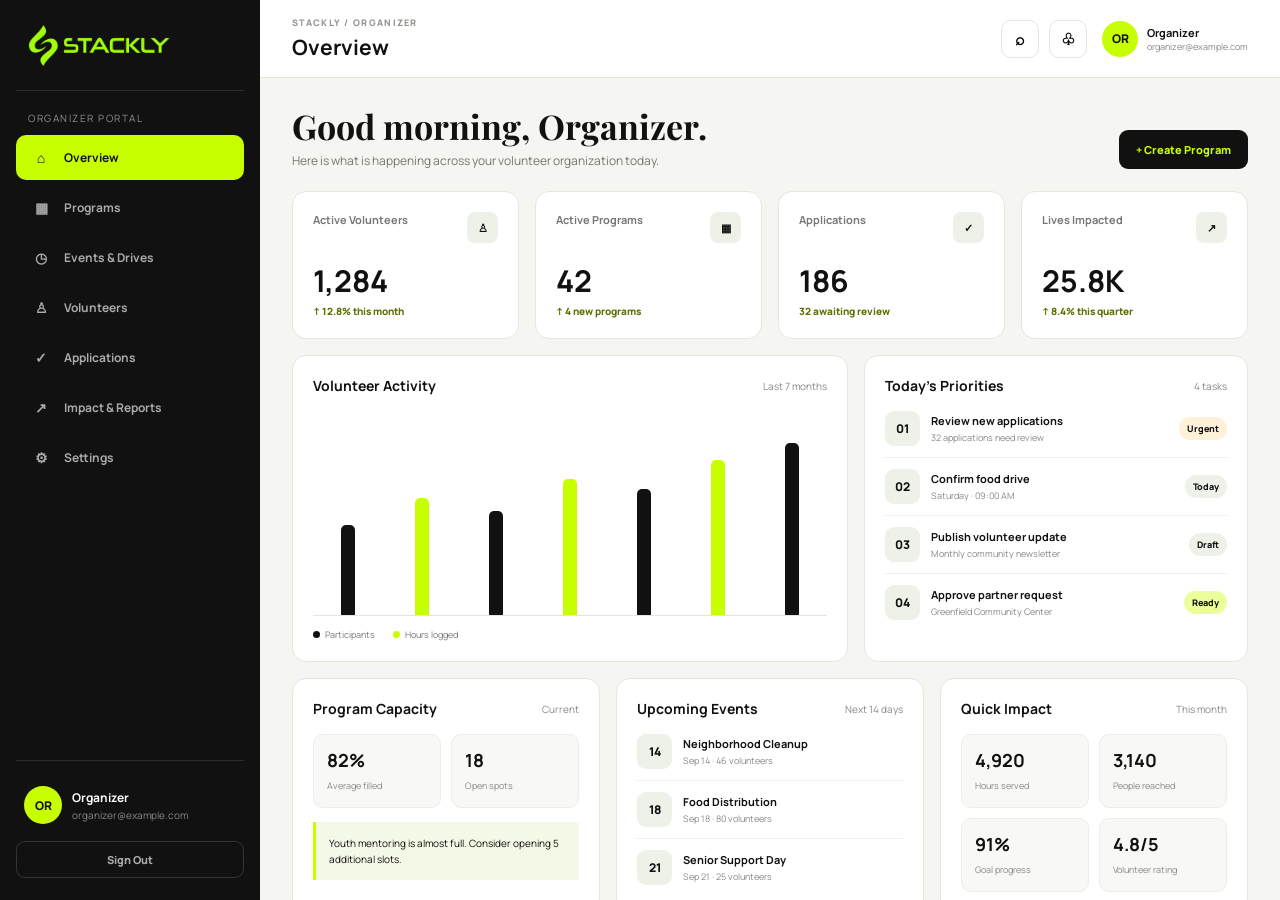
<file: admin-dashboard.html>
<!DOCTYPE html>

<html lang="en">
<head>
<meta charset="utf-8"/>
<meta content="width=device-width, initial-scale=1.0" name="viewport"/>
<title>Stackly | Organizer Dashboard</title>
<link href="assets/img/impact/logo STAC.webp" rel="icon"/>
<link href="https://fonts.googleapis.com" rel="preconnect"/>
<link crossorigin="" href="https://fonts.gstatic.com" rel="preconnect"/>
<link href="https://fonts.googleapis.com/css2?family=Manrope:wght@400;500;600;700;800&amp;family=Playfair+Display:wght@600;700&amp;display=swap" rel="stylesheet"/>
<style>
*{margin:0;padding:0;box-sizing:border-box}
:root{--black:#111;--lime:#c8ff00;--bg:#f5f6f2;--white:#fff;--line:#e5e7df;--muted:#73766f;--soft:#eef1e8}
body{font-family:Manrope,sans-serif;background:var(--bg);color:var(--black);overflow:hidden}
button,input,select{font:inherit}
button{cursor:pointer}
.app{height:100vh;display:flex}

/* SIDEBAR */
.sidebar{width:260px;background:var(--black);color:#fff;flex:none;display:flex;flex-direction:column;padding:22px 16px;z-index:100}
.logo{padding:3px 12px 24px;border-bottom:1px solid #2d2d2d}
.logo img{opacity:1 !important;filter:brightness(0) saturate(100%) invert(88%) sepia(99%) saturate(1737%) hue-rotate(26deg) brightness(106%) contrast(105%) !important;width:142px;display:block}
.portal{font-size:10px;text-transform:uppercase;letter-spacing:1.5px;color:#8f8f8f;margin:20px 12px 10px}
.nav{display:flex;flex-direction:column;gap:5px}
.nav button{border:0;background:transparent;color:#aaa;text-align:left;padding:13px 14px;border-radius:10px;font-weight:700;font-size:12px;display:flex;align-items:center;gap:12px;transition:.2s}
.nav button:hover{background:#1e1e1e;color:#fff}
.nav button.active{background:var(--lime);color:#111}
.nav-icon{width:22px;text-align:center;font-size:14px}
.sidebar-bottom{margin-top:auto;border-top:1px solid #2d2d2d;padding-top:16px}
.user-mini{display:flex;align-items:center;gap:10px;padding:9px 8px;margin-bottom:8px}
.avatar{width:38px;height:38px;border-radius:50%;background:var(--lime);color:#111;display:grid;place-items:center;font-weight:800;font-size:12px}
.user-mini strong{display:block;font-size:12px;max-width:155px;overflow:hidden;text-overflow:ellipsis;white-space:nowrap}
.user-mini small{display:block;color:#888;font-size:10px;margin-top:2px}
.signout{width:100%;border:1px solid #343434;background:transparent;color:#aaa;border-radius:9px;padding:10px;font-size:11px;font-weight:800}
.signout:hover{background:#fff;color:#111}

/* MOBILE */
.mobile-top{display:none}
.overlay{display:none}

/* MAIN */
.main{flex:1;min-width:0;height:100vh;overflow-y:auto;overflow-x:hidden}
.topbar{height:78px;background:#fff;border-bottom:1px solid var(--line);display:flex;align-items:center;justify-content:space-between;padding:0 32px;position:sticky;top:0;z-index:30}
.top-title small{display:block;text-transform:uppercase;letter-spacing:1.3px;color:#92958e;font-size:9px;font-weight:800;margin-bottom:4px}
.top-title h1{font-size:21px}
.top-actions{display:flex;align-items:center;gap:10px}
.icon-btn{width:38px;height:38px;border:1px solid var(--line);background:#fff;border-radius:10px;font-weight:800}
.profile{display:flex;align-items:center;gap:9px;margin-left:5px}
.profile .avatar{width:36px;height:36px}
.profile div:last-child strong{font-size:11px;display:block}
.profile div:last-child span{font-size:9px;color:#888;display:block;max-width:160px;overflow:hidden;text-overflow:ellipsis}

.content{padding:30px 32px 55px;max-width:1500px;margin:auto}
.page{display:none}
.page.active{display:block}

/* COMMON */
.page-head{display:flex;justify-content:space-between;align-items:flex-end;gap:20px;margin-bottom:22px}
.page-head h2{font-family:"Playfair Display",serif;font-size:34px;line-height:1.1}
.page-head p{color:var(--muted);font-size:12px;margin-top:7px}
.primary{border:0;background:var(--black);color:var(--lime);padding:12px 17px;border-radius:9px;font-size:11px;font-weight:800}
.primary:hover{background:var(--lime);color:#111}
.ghost{border:1px solid var(--line);background:#fff;color:#111;padding:11px 15px;border-radius:9px;font-size:11px;font-weight:800}
.grid{display:grid;gap:16px}
.stats{grid-template-columns:repeat(4,1fr)}
.card{background:#fff;border:1px solid var(--line);border-radius:14px;padding:20px}
.stat-card{min-height:130px}
.stat-top{display:flex;justify-content:space-between;color:#777;font-size:11px;font-weight:700}
.stat-icon{width:31px;height:31px;border-radius:8px;background:var(--soft);display:grid;place-items:center;color:#111;font-weight:800}
.stat-card h3{font-size:30px;margin-top:17px}
.stat-card .change{font-size:10px;color:#5c7100;margin-top:3px;font-weight:800}
.two{grid-template-columns:1.45fr 1fr}
.three{grid-template-columns:repeat(3,1fr)}
.section-gap{margin-top:16px}
.card-head{display:flex;justify-content:space-between;align-items:center;margin-bottom:16px}
.card-head h3{font-size:14px}
.card-head span{font-size:10px;color:#888}
.chart{height:205px;display:flex;align-items:flex-end;gap:14px;padding:15px 5px 0;border-bottom:1px solid var(--line)}
.bar-wrap{height:100%;flex:1;display:flex;align-items:flex-end;justify-content:center;gap:5px}
.bar{width:14px;border-radius:5px 5px 0 0;background:#111}
.bar.lime{background:var(--lime)}
.bar-label{font-size:9px;color:#999;margin-top:8px;text-align:center}
.legend{display:flex;gap:18px;margin-top:12px;font-size:9px;color:#777}
.dot{display:inline-block;width:7px;height:7px;border-radius:50%;background:#111;margin-right:5px}
.dot.lime{background:var(--lime)}
.list{display:flex;flex-direction:column;gap:11px}
.list-item{display:flex;align-items:center;gap:11px;padding-bottom:11px;border-bottom:1px solid #eee}
.list-item:last-child{border:0;padding-bottom:0}
.list-icon{width:35px;height:35px;border-radius:9px;background:var(--soft);display:grid;place-items:center;font-size:12px;font-weight:800;flex:none}
.list-copy{min-width:0;flex:1}
.list-copy strong{font-size:11px;display:block;white-space:nowrap;overflow:hidden;text-overflow:ellipsis}
.list-copy small{font-size:9px;color:#888;display:block;margin-top:3px}
.badge{font-size:9px;font-weight:800;padding:5px 8px;border-radius:20px;background:var(--soft)}
.badge.green{background:#eaff9c}
.badge.dark{background:#111;color:#fff}
.badge.orange{background:#fff0d9}
.table-wrap{overflow:auto}
table{width:100%;border-collapse:collapse;min-width:650px}
th{text-align:left;font-size:9px;text-transform:uppercase;letter-spacing:.8px;color:#92958e;padding:10px 9px;border-bottom:1px solid var(--line)}
td{font-size:10px;padding:13px 9px;border-bottom:1px solid #eee}
td strong{font-size:11px}
.progress{height:7px;background:#eceee8;border-radius:20px;overflow:hidden;min-width:90px}
.progress span{height:100%;display:block;background:#111;border-radius:20px}
.mini-grid{display:grid;grid-template-columns:repeat(2,1fr);gap:10px}
.mini{background:#f8f9f6;border:1px solid #eceee7;border-radius:10px;padding:13px}
.mini strong{font-size:18px;display:block}
.mini span{font-size:9px;color:#888}
.notice{padding:13px;background:#f4f8e6;border-left:3px solid var(--lime);font-size:10px;line-height:1.6;margin-top:14px}
.search{border:1px solid var(--line);border-radius:9px;height:38px;padding:0 12px;outline:none;background:#fff;font-size:11px}
.search:focus{border-color:#111}

/* PROGRAMS */
.program-card{display:flex;flex-direction:column;gap:12px}
.program-tag{font-size:9px;font-weight:800;text-transform:uppercase;letter-spacing:1px;color:#6e8100}
.program-card h3{font-size:15px}
.program-card p{font-size:10px;color:#888;line-height:1.6}
.program-footer{display:flex;justify-content:space-between;align-items:center;border-top:1px solid #eee;padding-top:12px}
.program-footer small{font-size:9px;color:#777}

/* EVENTS */
.event{display:flex;gap:15px;align-items:center}
.datebox{width:52px;height:58px;border-radius:10px;background:#111;color:#fff;text-align:center;padding-top:8px;flex:none}
.datebox strong{display:block;color:var(--lime);font-size:19px}
.datebox small{font-size:8px}
.event h4{font-size:11px}
.event p{font-size:9px;color:#888;margin-top:4px}

/* SETTINGS */
.settings{display:grid;grid-template-columns:220px 1fr;gap:18px}
.settings-nav{display:flex;flex-direction:column;gap:5px}
.settings-nav button{border:0;background:#fff;border:1px solid var(--line);padding:12px;text-align:left;border-radius:9px;font-size:10px;font-weight:800}
.settings-nav button.active{background:#111;color:var(--lime)}
.field{margin-bottom:15px}
.field label{display:block;font-size:10px;font-weight:800;margin-bottom:7px}
.field input,.field select{width:100%;height:43px;border:1px solid var(--line);border-radius:9px;padding:0 12px;outline:none;background:#fff;font-size:11px}
.field input:focus{border-color:#111}
.toggle-row{display:flex;justify-content:space-between;align-items:center;padding:14px 0;border-bottom:1px solid #eee}
.toggle-row strong{font-size:11px}.toggle-row small{display:block;color:#888;font-size:9px;margin-top:3px}
.switch{width:40px;height:22px;background:#ddd;border-radius:20px;position:relative;cursor:pointer}
.switch.on{background:#111}
.switch:after{content:"";position:absolute;width:16px;height:16px;top:3px;left:3px;border-radius:50%;background:#fff;transition:.2s}
.switch.on:after{left:21px;background:var(--lime)}

/* MOBILE */
@media(max-width:900px){
 body{overflow:hidden}
 .sidebar{position:fixed;left:-280px;top:0;height:100vh;width:270px;transition:.28s ease;box-shadow:15px 0 35px rgba(0,0,0,.18)}
 .sidebar.open{left:0}
 .overlay{position:fixed;inset:0;background:rgba(0,0,0,.45);z-index:90}
 .overlay.show{display:block}
 .mobile-top{height:64px;background:#111;display:flex;align-items:center;justify-content:space-between;padding:0 16px;position:fixed;top:0;left:0;right:0;z-index:80}
 .mobile-top img{opacity:1 !important;filter:brightness(0) saturate(100%) invert(88%) sepia(99%) saturate(1737%) hue-rotate(26deg) brightness(106%) contrast(105%) !important;width:118px}
 .hamb{width:40px;height:40px;border:1px solid #333;background:#1c1c1c;color:#c8ff00;border-radius:9px;font-size:19px}
 .main{padding-top:64px;width:100%}
 .topbar{height:66px;padding:0 18px}
 .topbar .top-actions .icon-btn{display:none}
 .profile{display:none}
 .content{padding:23px 18px 45px}
 .stats{grid-template-columns:repeat(2,1fr)}
 .two,.three{grid-template-columns:1fr}
 .settings{grid-template-columns:1fr}
 .page-head{align-items:flex-start;flex-direction:column}
 .page-head h2{font-size:29px}
 .page-head .primary{width:100%}
}
@media(max-width:480px){
 .stats{grid-template-columns:1fr}
 .card{padding:16px}
 .top-title h1{font-size:17px}
 .content{padding:18px 14px 40px}
 .mini-grid{grid-template-columns:1fr}
}

/* UNIQUE SIDEBAR PAGE CONTENT */
.extra-grid{display:grid;grid-template-columns:repeat(3,1fr);gap:16px;margin-top:16px}
.extra-grid.two{grid-template-columns:repeat(2,1fr)}
.info-card{background:#fff;border:1px solid var(--line);border-radius:14px;padding:20px}
.info-card h3{font-size:14px;margin-bottom:8px}
.info-card p{font-size:10px;color:var(--muted);line-height:1.7}
.info-list{display:flex;flex-direction:column;margin-top:12px}
.info-item{display:flex;gap:10px;padding:11px 0;border-bottom:1px solid #eee}
.info-item:last-child{border-bottom:0}
.info-dot{width:31px;height:31px;flex:0 0 31px;border-radius:9px;background:var(--lime);display:grid;place-items:center;font-size:8px;font-weight:900}
.info-item strong{font-size:10px;display:block;margin-bottom:3px}
.info-item span{font-size:9px;color:#888;line-height:1.5}
.metric-row{display:grid;grid-template-columns:repeat(3,1fr);gap:9px;margin-top:13px}
.metric-box{background:#f8f9f6;border:1px solid #eceee7;border-radius:10px;padding:12px}
.metric-box strong{display:block;font-size:18px;margin-bottom:3px}
.metric-box span{font-size:8px;color:#888}
.timeline{display:flex;flex-direction:column}
.timeline-row{display:grid;grid-template-columns:60px 1fr;gap:12px;padding:13px 0;border-bottom:1px solid #eee}
.timeline-row:last-child{border-bottom:0}
.timeline-time{font-size:9px;font-weight:900;color:#687500}
.timeline-row strong{font-size:10px}
.timeline-row p{font-size:9px;color:#888;margin-top:3px;line-height:1.5}
.sidebar{overflow-y:auto;overflow-x:hidden;scrollbar-width:thin;scrollbar-color:#444 transparent}
.logo img,.mobile-top img{opacity:1 !important;filter:brightness(0) saturate(100%) invert(88%) sepia(99%) saturate(1737%) hue-rotate(26deg) brightness(106%) contrast(105%) !important;}
@media(max-width:1100px){.extra-grid{grid-template-columns:1fr 1fr}}
@media(max-width:900px){.sidebar{overflow-y:auto;overflow-x:hidden}.extra-grid,.extra-grid.two{grid-template-columns:1fr}}

.logo img,
.mobile-top img{opacity:1 !important;filter:brightness(0) saturate(100%) invert(88%) sepia(99%) saturate(1737%) hue-rotate(26deg) brightness(106%) contrast(105%) !important;
  filter: brightness(0) saturate(100%)
          invert(88%) sepia(99%) saturate(1737%)
          hue-rotate(26deg) brightness(106%) contrast(105%) !important;
  opacity: 1 !important;
}

</style>
</head>
<body>
<div class="app">
<!-- MOBILE HEADER -->
<div class="mobile-top">
<img alt="Stackly Logo" src="assets/img/impact/logo STAC.webp"/>
<button class="hamb" id="hamb">☰</button>
</div>
<div class="overlay" id="overlay"></div>
<!-- SIDEBAR -->
<aside class="sidebar" id="sidebar">
<div class="logo" id="dashboardLogo" role="button" tabindex="0" aria-label="Go to Overview Dashboard">
<img alt="Stackly Logo" src="assets/img/impact/logo STAC.webp"/>
</div>
<div class="portal">Organizer Portal</div>
<nav class="nav">
<button class="active" data-page="overview"><span class="nav-icon">⌂</span>Overview</button>
<button data-page="programs"><span class="nav-icon">▦</span>Programs</button>
<button data-page="events"><span class="nav-icon">◷</span>Events &amp; Drives</button>
<button data-page="volunteers"><span class="nav-icon">♙</span>Volunteers</button>
<button data-page="applications"><span class="nav-icon">✓</span>Applications</button>
<button data-page="impact"><span class="nav-icon">↗</span>Impact &amp; Reports</button>
<button data-page="settings"><span class="nav-icon">⚙</span>Settings</button>
</nav>
<div class="sidebar-bottom">
<div class="user-mini">
<div class="avatar" id="sideAvatar">HA</div>
<div>
<strong id="sideName">Organizer</strong>
<small id="sideEmail">organizer@example.com</small>
</div>
</div>
<button class="signout" id="signout">Sign Out</button>
</div>
</aside>
<!-- MAIN -->
<main class="main" id="main">
<header class="topbar">
<div class="top-title">
<small>Stackly / Organizer</small>
<h1 id="topHeading">Overview</h1>
</div>
<div class="top-actions">
<button class="icon-btn">⌕</button>
<button class="icon-btn">♧</button>
<div class="profile">
<div class="avatar" id="topAvatar">HA</div>
<div>
<strong id="topName">Organizer</strong>
<span id="topEmail">organizer@example.com</span>
</div>
</div>
</div>
</header>
<div class="content">
<!-- ================= OVERVIEW ================= -->
<section class="page active" id="overview">
<div class="page-head">
<div>
<h2>Good morning, <span id="helloName">Organizer</span>.</h2>
<p>Here is what is happening across your volunteer organization today.</p>
</div>
<button class="primary" onclick="openPage('programs')">+ Create Program</button>
</div>
<div class="grid stats">
<div class="card stat-card"><div class="stat-top"><span>Active Volunteers</span><span class="stat-icon">♙</span></div><h3>1,284</h3><div class="change">↑ 12.8% this month</div></div>
<div class="card stat-card"><div class="stat-top"><span>Active Programs</span><span class="stat-icon">▦</span></div><h3>42</h3><div class="change">↑ 4 new programs</div></div>
<div class="card stat-card"><div class="stat-top"><span>Applications</span><span class="stat-icon">✓</span></div><h3>186</h3><div class="change">32 awaiting review</div></div>
<div class="card stat-card"><div class="stat-top"><span>Lives Impacted</span><span class="stat-icon">↗</span></div><h3>25.8K</h3><div class="change">↑ 8.4% this quarter</div></div>
</div>
<div class="grid two section-gap">
<div class="card">
<div class="card-head"><h3>Volunteer Activity</h3><span>Last 7 months</span></div>
<div class="chart">
<div class="bar-wrap"><div class="bar" style="height:48%"></div></div>
<div class="bar-wrap"><div class="bar lime" style="height:62%"></div></div>
<div class="bar-wrap"><div class="bar" style="height:55%"></div></div>
<div class="bar-wrap"><div class="bar lime" style="height:72%"></div></div>
<div class="bar-wrap"><div class="bar" style="height:67%"></div></div>
<div class="bar-wrap"><div class="bar lime" style="height:82%"></div></div>
<div class="bar-wrap"><div class="bar" style="height:91%"></div></div>
</div>
<div class="legend"><span><i class="dot"></i>Participants</span><span><i class="dot lime"></i>Hours logged</span></div>
</div>
<div class="card">
<div class="card-head"><h3>Today's Priorities</h3><span>4 tasks</span></div>
<div class="list">
<div class="list-item"><div class="list-icon">01</div><div class="list-copy"><strong>Review new applications</strong><small>32 applications need review</small></div><span class="badge orange">Urgent</span></div>
<div class="list-item"><div class="list-icon">02</div><div class="list-copy"><strong>Confirm food drive</strong><small>Saturday · 09:00 AM</small></div><span class="badge">Today</span></div>
<div class="list-item"><div class="list-icon">03</div><div class="list-copy"><strong>Publish volunteer update</strong><small>Monthly community newsletter</small></div><span class="badge">Draft</span></div>
<div class="list-item"><div class="list-icon">04</div><div class="list-copy"><strong>Approve partner request</strong><small>Greenfield Community Center</small></div><span class="badge green">Ready</span></div>
</div>
</div>
</div>
<div class="grid three section-gap">
<div class="card"><div class="card-head"><h3>Program Capacity</h3><span>Current</span></div><div class="mini-grid"><div class="mini"><strong>82%</strong><span>Average filled</span></div><div class="mini"><strong>18</strong><span>Open spots</span></div></div><div class="notice">Youth mentoring is almost full. Consider opening 5 additional slots.</div></div>
<div class="card"><div class="card-head"><h3>Upcoming Events</h3><span>Next 14 days</span></div><div class="list"><div class="list-item"><div class="list-icon">14</div><div class="list-copy"><strong>Neighborhood Cleanup</strong><small>Sep 14 · 46 volunteers</small></div></div><div class="list-item"><div class="list-icon">18</div><div class="list-copy"><strong>Food Distribution</strong><small>Sep 18 · 80 volunteers</small></div></div><div class="list-item"><div class="list-icon">21</div><div class="list-copy"><strong>Senior Support Day</strong><small>Sep 21 · 25 volunteers</small></div></div></div></div>
<div class="card"><div class="card-head"><h3>Quick Impact</h3><span>This month</span></div><div class="mini-grid"><div class="mini"><strong>4,920</strong><span>Hours served</span></div><div class="mini"><strong>3,140</strong><span>People reached</span></div><div class="mini"><strong>91%</strong><span>Goal progress</span></div><div class="mini"><strong>4.8/5</strong><span>Volunteer rating</span></div></div></div>
</div>
</section>
<!-- ================= PROGRAMS ================= -->
<section class="page" id="programs">
<div class="page-head"><div><h2>Programs</h2><p>Create, manage and measure your community programs.</p></div><button class="primary" onclick="alert('Program creation form can be connected here.')">+ New Program</button></div>
<div class="grid stats">
<div class="card stat-card"><div class="stat-top"><span>Total Programs</span><span class="stat-icon">▦</span></div><h3>42</h3><div class="change">6 launching soon</div></div>
<div class="card stat-card"><div class="stat-top"><span>Active</span><span class="stat-icon">●</span></div><h3>31</h3><div class="change">74% of all programs</div></div>
<div class="card stat-card"><div class="stat-top"><span>Completed</span><span class="stat-icon">✓</span></div><h3>11</h3><div class="change">3 completed this month</div></div>
<div class="card stat-card"><div class="stat-top"><span>Avg. Rating</span><span class="stat-icon">★</span></div><h3>4.8</h3><div class="change">↑ 0.2 from last month</div></div>
</div>
<div class="grid three section-gap">
<div class="card program-card"><span class="program-tag">Education</span><h3>Youth Mentoring</h3><p>Weekly mentorship and academic support for students from underserved communities.</p><div class="progress"><span style="width:86%"></span></div><div class="program-footer"><small>43 / 50 volunteers</small><span class="badge green">Active</span></div></div>
<div class="card program-card"><span class="program-tag">Environment</span><h3>Green Neighborhoods</h3><p>Community cleanups, tree planting and local environmental awareness campaigns.</p><div class="progress"><span style="width:71%"></span></div><div class="program-footer"><small>71 / 100 volunteers</small><span class="badge green">Active</span></div></div>
<div class="card program-card"><span class="program-tag">Community Care</span><h3>Senior Support</h3><p>Friendly visits, errands and digital support for senior citizens living alone.</p><div class="progress"><span style="width:58%"></span></div><div class="program-footer"><small>29 / 50 volunteers</small><span class="badge">Recruiting</span></div></div>
<div class="card program-card"><span class="program-tag">Food Security</span><h3>Community Pantry</h3><p>Weekly food collection and distribution for families facing food insecurity.</p><div class="progress"><span style="width:92%"></span></div><div class="program-footer"><small>92 / 100 volunteers</small><span class="badge green">Active</span></div></div>
<div class="card program-card"><span class="program-tag">Healthcare</span><h3>Wellness Outreach</h3><p>Health education camps and access support delivered with local partners.</p><div class="progress"><span style="width:47%"></span></div><div class="program-footer"><small>19 / 40 volunteers</small><span class="badge orange">Launching</span></div></div>
<div class="card program-card"><span class="program-tag">Skills</span><h3>Digital Skills Lab</h3><p>Practical digital literacy workshops for adults seeking better opportunities.</p><div class="progress"><span style="width:64%"></span></div><div class="program-footer"><small>32 / 50 volunteers</small><span class="badge">Recruiting</span></div></div>
</div>

<div class="extra-grid">
<div class="info-card"><h3>Program Health</h3><p>Quick view of how your programs are performing beyond volunteer capacity.</p><div class="metric-row"><div class="metric-box"><strong>94%</strong><span>Goal alignment</span></div><div class="metric-box"><strong>4.8</strong><span>Avg rating</span></div><div class="metric-box"><strong>31</strong><span>Active</span></div></div></div>
<div class="info-card"><h3>Program Milestones</h3><div class="info-list"><div class="info-item"><div class="info-dot">01</div><div><strong>Planning</strong><span>Define outcomes, partners and volunteer needs.</span></div></div><div class="info-item"><div class="info-dot">02</div><div><strong>Recruitment</strong><span>Fill roles and confirm volunteer availability.</span></div></div></div></div>
<div class="info-card"><h3>Program Actions</h3><div class="info-list"><div class="info-item"><div class="info-dot">UP</div><div><strong>Update capacity</strong><span>Adjust open volunteer slots when demand changes.</span></div></div><div class="info-item"><div class="info-dot">RP</div><div><strong>Review performance</strong><span>Compare participation with program targets.</span></div></div></div></div>
</div>
<div class="extra-grid two">
<div class="card"><div class="card-head"><h3>Program Roadmap</h3><span>September</span></div><div class="timeline"><div class="timeline-row"><div class="timeline-time">SEP 12</div><div><strong>Youth Mentoring review</strong><p>Evaluate mentor coverage and student participation.</p></div></div><div class="timeline-row"><div class="timeline-time">SEP 19</div><div><strong>Green Neighborhoods check</strong><p>Review cleanup and planting targets.</p></div></div><div class="timeline-row"><div class="timeline-time">SEP 26</div><div><strong>Digital Skills launch</strong><p>Prepare workshop resources and trainer assignments.</p></div></div></div></div>
<div class="card"><div class="card-head"><h3>Program Insights</h3><span>Current</span></div><div class="info-list"><div class="info-item"><div class="info-dot">ED</div><div><strong>Education leads</strong><span>Highest recurring volunteer participation.</span></div></div><div class="info-item"><div class="info-dot">FS</div><div><strong>Food Security is near capacity</strong><span>Recruitment demand is currently high.</span></div></div><div class="info-item"><div class="info-dot">SK</div><div><strong>Skills is growing</strong><span>New workshop demand is increasing.</span></div></div></div></div>
</div>
</section>
<!-- ================= EVENTS ================= -->
<section class="page" id="events">
<div class="page-head"><div><h2>Events &amp; Drives</h2><p>Coordinate upcoming campaigns, community events and volunteer schedules.</p></div><button class="primary">+ Create Event</button></div>
<div class="grid stats">
<div class="card stat-card"><div class="stat-top"><span>Upcoming Events</span><span class="stat-icon">◷</span></div><h3>18</h3><div class="change">5 this week</div></div>
<div class="card stat-card"><div class="stat-top"><span>Registrations</span><span class="stat-icon">♙</span></div><h3>642</h3><div class="change">↑ 16% this week</div></div>
<div class="card stat-card"><div class="stat-top"><span>Events This Month</span><span class="stat-icon">▦</span></div><h3>27</h3><div class="change">9 completed</div></div>
<div class="card stat-card"><div class="stat-top"><span>Attendance Rate</span><span class="stat-icon">✓</span></div><h3>89%</h3><div class="change">↑ 4.1% improvement</div></div>
</div>
<div class="grid two section-gap">
<div class="card">
<div class="card-head"><h3>Upcoming Schedule</h3><span>September 2026</span></div>
<div class="list">
<div class="list-item"><div class="datebox"><strong>14</strong><small>SEP</small></div><div class="list-copy"><strong>Neighborhood Cleanup</strong><small>09:00 AM · Central Park · 46 volunteers</small></div><span class="badge green">Confirmed</span></div>
<div class="list-item"><div class="datebox"><strong>18</strong><small>SEP</small></div><div class="list-copy"><strong>Community Food Distribution</strong><small>08:30 AM · East Hall · 80 volunteers</small></div><span class="badge green">Confirmed</span></div>
<div class="list-item"><div class="datebox"><strong>21</strong><small>SEP</small></div><div class="list-copy"><strong>Senior Support Day</strong><small>10:00 AM · West Community Center · 25 volunteers</small></div><span class="badge">Planning</span></div>
<div class="list-item"><div class="datebox"><strong>25</strong><small>SEP</small></div><div class="list-copy"><strong>Digital Skills Workshop</strong><small>02:00 PM · Innovation Hub · 40 volunteers</small></div><span class="badge">Planning</span></div>
</div>
</div>
<div class="card"><div class="card-head"><h3>Drive Performance</h3><span>Monthly</span></div><div class="mini-grid"><div class="mini"><strong>2,840</strong><span>Items collected</span></div><div class="mini"><strong>1,920</strong><span>Families supported</span></div><div class="mini"><strong>78%</strong><span>Goal reached</span></div><div class="mini"><strong>34</strong><span>Partner locations</span></div></div><div class="notice">Food drive is 22% away from its monthly collection goal.</div></div>
</div>
<div class="card section-gap"><div class="card-head"><h3>Event Operations</h3><span>Recent activity</span></div><div class="table-wrap"><table><thead><tr><th>Event</th><th>Date</th><th>Volunteers</th><th>Attendance</th><th>Status</th></tr></thead><tbody><tr><td><strong>Community Garden Day</strong></td><td>Sep 08</td><td>64</td><td>95%</td><td><span class="badge green">Completed</span></td></tr><tr><td><strong>Back-to-School Drive</strong></td><td>Sep 06</td><td>92</td><td>91%</td><td><span class="badge green">Completed</span></td></tr><tr><td><strong>River Cleanup</strong></td><td>Sep 03</td><td>58</td><td>87%</td><td><span class="badge green">Completed</span></td></tr></tbody></table></div></div>

<div class="extra-grid">
<div class="info-card"><h3>Event Readiness</h3><p>Operational checks for events that are approaching soon.</p><div class="metric-row"><div class="metric-box"><strong>18</strong><span>Upcoming</span></div><div class="metric-box"><strong>89%</strong><span>Attendance</span></div><div class="metric-box"><strong>6</strong><span>Need review</span></div></div></div>
<div class="info-card"><h3>Venue Coordination</h3><div class="info-list"><div class="info-item"><div class="info-dot">CP</div><div><strong>Central Park</strong><span>Cleanup logistics confirmed.</span></div></div><div class="info-item"><div class="info-dot">EH</div><div><strong>East Hall</strong><span>Food distribution setup pending.</span></div></div></div></div>
<div class="info-card"><h3>Drive Checklist</h3><div class="info-list"><div class="info-item"><div class="info-dot">01</div><div><strong>Volunteer count</strong><span>Confirm final registrations.</span></div></div><div class="info-item"><div class="info-dot">02</div><div><strong>Supplies</strong><span>Verify equipment and materials.</span></div></div></div></div>
</div>
<div class="extra-grid two">
<div class="card"><div class="card-head"><h3>Event Run Sheet</h3><span>Next events</span></div><div class="timeline"><div class="timeline-row"><div class="timeline-time">08:00</div><div><strong>Team arrival</strong><p>Organizer and lead volunteers check in.</p></div></div><div class="timeline-row"><div class="timeline-time">09:00</div><div><strong>Community activity</strong><p>Volunteer teams begin assigned work.</p></div></div><div class="timeline-row"><div class="timeline-time">13:00</div><div><strong>Close &amp; report</strong><p>Record attendance, outcomes and notes.</p></div></div></div></div>
<div class="card"><div class="card-head"><h3>Event Follow-ups</h3><span>After each drive</span></div><div class="info-list"><div class="info-item"><div class="info-dot">FD</div><div><strong>Food Distribution</strong><span>Upload final collection numbers.</span></div></div><div class="info-item"><div class="info-dot">NC</div><div><strong>Neighborhood Cleanup</strong><span>Record volunteer attendance.</span></div></div><div class="info-item"><div class="info-dot">SS</div><div><strong>Senior Support</strong><span>Capture organizer feedback.</span></div></div></div></div>
</div>
</section>
<!-- ================= VOLUNTEERS ================= -->
<section class="page" id="volunteers">
<div class="page-head"><div><h2>Volunteers</h2><p>Manage your volunteer community, participation and engagement.</p></div><button class="primary">+ Invite Volunteers</button></div>
<div class="grid stats">
<div class="card stat-card"><div class="stat-top"><span>Total Volunteers</span><span class="stat-icon">♙</span></div><h3>1,284</h3><div class="change">↑ 12.8% this month</div></div>
<div class="card stat-card"><div class="stat-top"><span>Active This Week</span><span class="stat-icon">●</span></div><h3>742</h3><div class="change">58% of total</div></div>
<div class="card stat-card"><div class="stat-top"><span>New Volunteers</span><span class="stat-icon">+</span></div><h3>86</h3><div class="change">Last 30 days</div></div>
<div class="card stat-card"><div class="stat-top"><span>Retention</span><span class="stat-icon">↗</span></div><h3>91%</h3><div class="change">↑ 3.5% this quarter</div></div>
</div>
<div class="grid two section-gap">
<div class="card"><div class="card-head"><h3>Volunteer Directory</h3><input class="search" oninput="filterTable(this.value)" placeholder="Search volunteers..."/></div><div class="table-wrap"><table id="volTable"><thead><tr><th>Name</th><th>Program</th><th>Hours</th><th>Joined</th><th>Status</th></tr></thead><tbody><tr><td><strong>Ananya Rao</strong></td><td>Youth Mentoring</td><td>84</td><td>Jan 2026</td><td><span class="badge green">Active</span></td></tr><tr><td><strong>Rahul Menon</strong></td><td>Green Neighborhoods</td><td>72</td><td>Feb 2026</td><td><span class="badge green">Active</span></td></tr><tr><td><strong>Meera Shah</strong></td><td>Community Pantry</td><td>61</td><td>Mar 2026</td><td><span class="badge green">Active</span></td></tr><tr><td><strong>Arjun Kumar</strong></td><td>Senior Support</td><td>48</td><td>Apr 2026</td><td><span class="badge">Away</span></td></tr><tr><td><strong>Diya Nair</strong></td><td>Digital Skills Lab</td><td>44</td><td>May 2026</td><td><span class="badge green">Active</span></td></tr></tbody></table></div></div>
<div class="card"><div class="card-head"><h3>Engagement Snapshot</h3><span>This month</span></div><div class="mini-grid"><div class="mini"><strong>4,920</strong><span>Hours logged</span></div><div class="mini"><strong>86%</strong><span>Engagement rate</span></div><div class="mini"><strong>342</strong><span>Top contributors</span></div><div class="mini"><strong>4.8/5</strong><span>Experience score</span></div></div><div class="notice">Your most engaged volunteer segment is Education, with 94% monthly participation.</div></div>
</div>

<div class="extra-grid">
<div class="info-card"><h3>Volunteer Engagement</h3><p>Understand participation patterns and where additional support is needed.</p><div class="metric-row"><div class="metric-box"><strong>86%</strong><span>Engagement</span></div><div class="metric-box"><strong>91%</strong><span>Retention</span></div><div class="metric-box"><strong>86</strong><span>New</span></div></div></div>
<div class="info-card"><h3>Volunteer Segments</h3><div class="info-list"><div class="info-item"><div class="info-dot">ED</div><div><strong>Education</strong><span>Strong weekly participation.</span></div></div><div class="info-item"><div class="info-dot">CM</div><div><strong>Community</strong><span>Largest overall volunteer group.</span></div></div></div></div>
<div class="info-card"><h3>Retention Signals</h3><div class="info-list"><div class="info-item"><div class="info-dot">+</div><div><strong>Returning volunteers</strong><span>Most active volunteers have recurring commitments.</span></div></div><div class="info-item"><div class="info-dot">!</div><div><strong>At-risk group</strong><span>Follow up with volunteers inactive for 30 days.</span></div></div></div></div>
</div>
<div class="extra-grid two">
<div class="card"><div class="card-head"><h3>Engagement Journey</h3><span>Volunteer lifecycle</span></div><div class="timeline"><div class="timeline-row"><div class="timeline-time">NEW</div><div><strong>Welcome</strong><p>Help new volunteers discover suitable programs.</p></div></div><div class="timeline-row"><div class="timeline-time">ACTIVE</div><div><strong>Participate</strong><p>Encourage recurring shifts and team involvement.</p></div></div><div class="timeline-row"><div class="timeline-time">LOYAL</div><div><strong>Recognize</strong><p>Celebrate milestones and long-term contributions.</p></div></div></div></div>
<div class="card"><div class="card-head"><h3>Volunteer Support</h3><span>Organizer actions</span></div><div class="info-list"><div class="info-item"><div class="info-dot">01</div><div><strong>Send reminders</strong><span>Help volunteers prepare for upcoming shifts.</span></div></div><div class="info-item"><div class="info-dot">02</div><div><strong>Collect feedback</strong><span>Use experience feedback to improve programs.</span></div></div></div></div>
</div>
</section>
<!-- ================= APPLICATIONS ================= -->
<section class="page" id="applications">
<div class="page-head"><div><h2>Applications</h2><p>Review new volunteer applications and match people to programs.</p></div><button class="ghost">Export CSV</button></div>
<div class="grid stats">
<div class="card stat-card"><div class="stat-top"><span>Pending Review</span><span class="stat-icon">!</span></div><h3>32</h3><div class="change">Needs attention</div></div>
<div class="card stat-card"><div class="stat-top"><span>Approved</span><span class="stat-icon">✓</span></div><h3>118</h3><div class="change">This month</div></div>
<div class="card stat-card"><div class="stat-top"><span>Interviews</span><span class="stat-icon">◉</span></div><h3>24</h3><div class="change">Scheduled this week</div></div>
<div class="card stat-card"><div class="stat-top"><span>Acceptance Rate</span><span class="stat-icon">↗</span></div><h3>76%</h3><div class="change">↑ 5.2% this month</div></div>
</div>
<div class="card section-gap"><div class="card-head"><h3>Recent Applications</h3><span>Latest submissions</span></div><div class="table-wrap"><table><thead><tr><th>Applicant</th><th>Interested Program</th><th>Experience</th><th>Applied</th><th>Status</th><th>Action</th></tr></thead><tbody><tr><td><strong>Kavya Iyer</strong></td><td>Youth Mentoring</td><td>Teaching</td><td>Today</td><td><span class="badge orange">Pending</span></td><td><button class="ghost">Review</button></td></tr><tr><td><strong>Vikram Das</strong></td><td>Food Security</td><td>Logistics</td><td>Today</td><td><span class="badge orange">Pending</span></td><td><button class="ghost">Review</button></td></tr><tr><td><strong>Nisha Patel</strong></td><td>Senior Support</td><td>Caregiving</td><td>Yesterday</td><td><span class="badge green">Approved</span></td><td><button class="ghost">View</button></td></tr><tr><td><strong>Rohan Shah</strong></td><td>Environment</td><td>Community Work</td><td>Sep 08</td><td><span class="badge dark">Interview</span></td><td><button class="ghost">View</button></td></tr><tr><td><strong>Sneha Rao</strong></td><td>Digital Skills</td><td>Technology</td><td>Sep 07</td><td><span class="badge green">Approved</span></td><td><button class="ghost">View</button></td></tr></tbody></table></div></div>

<div class="extra-grid">
<div class="info-card"><h3>Review Queue</h3><p>Prioritize applications using readiness, timing and program demand.</p><div class="metric-row"><div class="metric-box"><strong>32</strong><span>Pending</span></div><div class="metric-box"><strong>24</strong><span>Interviews</span></div><div class="metric-box"><strong>76%</strong><span>Accepted</span></div></div></div>
<div class="info-card"><h3>Matching Signals</h3><div class="info-list"><div class="info-item"><div class="info-dot">SK</div><div><strong>Skills</strong><span>Match applicant experience with program needs.</span></div></div><div class="info-item"><div class="info-dot">AV</div><div><strong>Availability</strong><span>Confirm the applicant can attend required shifts.</span></div></div></div></div>
<div class="info-card"><h3>Review Checklist</h3><div class="info-list"><div class="info-item"><div class="info-dot">01</div><div><strong>Read experience</strong><span>Review relevant volunteer and professional background.</span></div></div><div class="info-item"><div class="info-dot">02</div><div><strong>Check fit</strong><span>Compare skills with the selected program.</span></div></div></div></div>
</div>
<div class="extra-grid two">
<div class="card"><div class="card-head"><h3>Application Pipeline</h3><span>Current flow</span></div><div class="timeline"><div class="timeline-row"><div class="timeline-time">NEW</div><div><strong>Initial review</strong><p>32 applications are waiting for organizer attention.</p></div></div><div class="timeline-row"><div class="timeline-time">MATCH</div><div><strong>Program matching</strong><p>Suitable applicants are connected to open roles.</p></div></div><div class="timeline-row"><div class="timeline-time">FINAL</div><div><strong>Confirmation</strong><p>Approved volunteers receive program instructions.</p></div></div></div></div>
<div class="card"><div class="card-head"><h3>Interview Planning</h3><span>This week</span></div><div class="info-list"><div class="info-item"><div class="info-dot">24</div><div><strong>Scheduled interviews</strong><span>Use consistent questions for fair evaluation.</span></div></div><div class="info-item"><div class="info-dot">8</div><div><strong>Program matches</strong><span>Applicants are being evaluated for multiple programs.</span></div></div></div></div>
</div>
</section>
<!-- ================= IMPACT ================= -->
<section class="page" id="impact">
<div class="page-head"><div><h2>Impact &amp; Reports</h2><p>Measure the difference your organization is making across communities.</p></div><button class="primary">Generate Report</button></div>
<div class="grid stats">
<div class="card stat-card"><div class="stat-top"><span>Lives Impacted</span><span class="stat-icon">↗</span></div><h3>25.8K</h3><div class="change">↑ 8.4% this quarter</div></div>
<div class="card stat-card"><div class="stat-top"><span>Volunteer Hours</span><span class="stat-icon">◷</span></div><h3>42.6K</h3><div class="change">↑ 11.2% this quarter</div></div>
<div class="card stat-card"><div class="stat-top"><span>Communities</span><span class="stat-icon">⌖</span></div><h3>40</h3><div class="change">Across 12 regions</div></div>
<div class="card stat-card"><div class="stat-top"><span>Goals Achieved</span><span class="stat-icon">★</span></div><h3>91%</h3><div class="change">Above quarterly target</div></div>
</div>
<div class="grid two section-gap">
<div class="card"><div class="card-head"><h3>Impact by Program</h3><span>People reached</span></div><div class="list"><div class="list-item"><div class="list-icon">01</div><div class="list-copy"><strong>Youth Mentoring</strong><small>7,840 people reached</small></div><span class="badge green">92%</span></div><div class="list-item"><div class="list-icon">02</div><div class="list-copy"><strong>Community Pantry</strong><small>6,420 people reached</small></div><span class="badge green">88%</span></div><div class="list-item"><div class="list-icon">03</div><div class="list-copy"><strong>Green Neighborhoods</strong><small>4,860 people reached</small></div><span class="badge">74%</span></div><div class="list-item"><div class="list-icon">04</div><div class="list-copy"><strong>Senior Support</strong><small>3,920 people reached</small></div><span class="badge">68%</span></div></div></div>
<div class="card"><div class="card-head"><h3>Quarterly Goals</h3><span>Q3 2026</span></div><div class="list"><div class="list-item"><div class="list-copy"><strong>Volunteer Hours</strong><small>42,600 / 45,000 hours</small></div><span class="badge green">95%</span></div><div class="list-item"><div class="list-copy"><strong>People Reached</strong><small>25,800 / 28,000 people</small></div><span class="badge">92%</span></div><div class="list-item"><div class="list-copy"><strong>New Volunteers</strong><small>312 / 350 volunteers</small></div><span class="badge">89%</span></div><div class="list-item"><div class="list-copy"><strong>Partner Growth</strong><small>18 / 20 partners</small></div><span class="badge green">90%</span></div></div></div>
</div>
<div class="card section-gap"><div class="card-head"><h3>Monthly Impact Trend</h3><span>January – September 2026</span></div><div class="chart"><div class="bar-wrap"><div class="bar" style="height:35%"></div></div><div class="bar-wrap"><div class="bar lime" style="height:44%"></div></div><div class="bar-wrap"><div class="bar" style="height:51%"></div></div><div class="bar-wrap"><div class="bar lime" style="height:58%"></div></div><div class="bar-wrap"><div class="bar" style="height:65%"></div></div><div class="bar-wrap"><div class="bar lime" style="height:72%"></div></div><div class="bar-wrap"><div class="bar" style="height:79%"></div></div><div class="bar-wrap"><div class="bar lime" style="height:87%"></div></div><div class="bar-wrap"><div class="bar" style="height:94%"></div></div></div><div class="legend"><span><i class="dot"></i>Impact index</span><span><i class="dot lime"></i>Monthly target</span></div></div>

<div class="extra-grid">
<div class="info-card"><h3>Impact Quality</h3><p>Go beyond total numbers and review the quality and consistency of outcomes.</p><div class="metric-row"><div class="metric-box"><strong>91%</strong><span>Goal progress</span></div><div class="metric-box"><strong>4.8</strong><span>Experience</span></div><div class="metric-box"><strong>40</strong><span>Communities</span></div></div></div>
<div class="info-card"><h3>Outcome Highlights</h3><div class="info-list"><div class="info-item"><div class="info-dot">25K</div><div><strong>Lives reached</strong><span>Community programs continue to expand their reach.</span></div></div><div class="info-item"><div class="info-dot">42K</div><div><strong>Hours contributed</strong><span>Volunteer time remains the core service resource.</span></div></div></div></div>
<div class="info-card"><h3>Reporting Rhythm</h3><div class="info-list"><div class="info-item"><div class="info-dot">W</div><div><strong>Weekly</strong><span>Review participation and event activity.</span></div></div><div class="info-item"><div class="info-dot">M</div><div><strong>Monthly</strong><span>Compare program outcomes against targets.</span></div></div></div></div>
</div>
<div class="extra-grid two">
<div class="card"><div class="card-head"><h3>Impact Review Cycle</h3><span>Organizer workflow</span></div><div class="timeline"><div class="timeline-row"><div class="timeline-time">01</div><div><strong>Collect</strong><p>Gather hours, attendance and outcome data.</p></div></div><div class="timeline-row"><div class="timeline-time">02</div><div><strong>Compare</strong><p>Measure progress against quarterly targets.</p></div></div><div class="timeline-row"><div class="timeline-time">03</div><div><strong>Improve</strong><p>Use insights to adjust programs and resources.</p></div></div></div></div>
<div class="card"><div class="card-head"><h3>Report Themes</h3><span>Current focus</span></div><div class="info-list"><div class="info-item"><div class="info-dot">HR</div><div><strong>Volunteer hours</strong><span>Track contribution and participation quality.</span></div></div><div class="info-item"><div class="info-dot">LP</div><div><strong>Lives impacted</strong><span>Measure direct community reach.</span></div></div><div class="info-item"><div class="info-dot">RG</div><div><strong>Regional growth</strong><span>Compare activity across service regions.</span></div></div></div></div>
</div>
</section>
<!-- ================= SETTINGS ================= -->
<section class="page" id="settings">
<div class="page-head"><div><h2>Settings</h2><p>Manage your organizer profile and dashboard preferences.</p></div><button class="primary" onclick="saveSettings()">Save Changes</button></div>
<div class="settings">
<div class="settings-nav">
<button class="active">Organization Profile</button>
<button>Account</button>
<button>Notifications</button>
<button>Security</button>
</div>
<div>
<div class="card">
<div class="card-head"><h3>Organizer Profile</h3><span>Account details</span></div>
<div class="field"><label>Display Name</label><input id="settingName" type="text"/></div>
<div class="field"><label>Login Email</label><input id="settingEmail" readonly="" type="email"/></div>
<div class="field"><label>Organization Name</label><input value="Stackly Volunteer Organization"/></div>
<div class="field"><label>Organization Region</label><select><option>India</option><option>Asia Pacific</option><option>Global</option></select></div>
</div>
<div class="card section-gap">
<div class="card-head"><h3>Preferences</h3><span>Customize your workspace</span></div>
<div class="toggle-row"><div><strong>Email notifications</strong><small>Receive updates about applications and events.</small></div><div class="switch on"></div></div>
<div class="toggle-row"><div><strong>Weekly impact report</strong><small>Receive a weekly summary of organization activity.</small></div><div class="switch on"></div></div>
<div class="toggle-row"><div><strong>New volunteer alerts</strong><small>Notify me when a new volunteer applies.</small></div><div class="switch"></div></div>
</div>
</div>
</div>

<div class="extra-grid">
<div class="info-card"><h3>Organization Health</h3><p>Core account information that supports your organizer workspace.</p><div class="metric-row"><div class="metric-box"><strong>42</strong><span>Programs</span></div><div class="metric-box"><strong>27</strong><span>Events</span></div><div class="metric-box"><strong>1.2K</strong><span>Volunteers</span></div></div></div>
<div class="info-card"><h3>Workspace Preferences</h3><div class="info-list"><div class="info-item"><div class="info-dot">NT</div><div><strong>Notifications</strong><span>Control application and event alerts.</span></div></div><div class="info-item"><div class="info-dot">RP</div><div><strong>Reports</strong><span>Choose how frequently impact summaries arrive.</span></div></div></div></div>
<div class="info-card"><h3>Security Checklist</h3><div class="info-list"><div class="info-item"><div class="info-dot">✓</div><div><strong>Account email</strong><span>Your login email is linked to the organizer account.</span></div></div><div class="info-item"><div class="info-dot">✓</div><div><strong>Session access</strong><span>Sign out when using a shared device.</span></div></div></div></div>
</div>
<div class="extra-grid two">
<div class="card"><div class="card-head"><h3>Workspace Maintenance</h3><span>Recommended</span></div><div class="timeline"><div class="timeline-row"><div class="timeline-time">MONTHLY</div><div><strong>Review organization profile</strong><p>Keep public organization information accurate.</p></div></div><div class="timeline-row"><div class="timeline-time">QUARTER</div><div><strong>Review permissions</strong><p>Check account access and organizer responsibilities.</p></div></div><div class="timeline-row"><div class="timeline-time">ANNUAL</div><div><strong>Refresh program structure</strong><p>Archive old programs and update active priorities.</p></div></div></div></div>
<div class="card"><div class="card-head"><h3>Account Actions</h3><span>Quick reference</span></div><div class="info-list"><div class="info-item"><div class="info-dot">PR</div><div><strong>Profile</strong><span>Update organizer and organization details.</span></div></div><div class="info-item"><div class="info-dot">AL</div><div><strong>Alerts</strong><span>Choose which events should notify you.</span></div></div><div class="info-item"><div class="info-dot">SC</div><div><strong>Security</strong><span>Keep account access protected.</span></div></div></div></div>
</div>
</section>
</div>
</main>
</div>
<script>
const sidebar=document.getElementById("sidebar");
const overlay=document.getElementById("overlay");
const hamb=document.getElementById("hamb");

function closeMenu(){sidebar.classList.remove("open");overlay.classList.remove("show")}
hamb.addEventListener("click",()=>{sidebar.classList.toggle("open");overlay.classList.toggle("show")});
overlay.addEventListener("click",closeMenu);

const pages=document.querySelectorAll(".page");
const navButtons=document.querySelectorAll(".nav button");
const topHeading=document.getElementById("topHeading");

const titles={
overview:"Overview",
programs:"Programs",
events:"Events & Drives",
volunteers:"Volunteers",
applications:"Applications",
impact:"Impact & Reports",
settings:"Settings"
};

function openPage(id){
    pages.forEach(p=>p.classList.toggle("active",p.id===id));
    navButtons.forEach(b=>b.classList.toggle("active",b.dataset.page===id));
    topHeading.textContent=titles[id]||"Dashboard";
    document.getElementById("main").scrollTo({top:0,behavior:"smooth"});
    closeMenu();
}

navButtons.forEach(btn=>btn.addEventListener("click",()=>openPage(btn.dataset.page)));

const dashboardLogo=document.getElementById("dashboardLogo");

dashboardLogo.addEventListener("click",()=>openPage("overview"));

dashboardLogo.addEventListener("keydown",(event)=>{
    if(event.key==="Enter" || event.key===" "){
        event.preventDefault();
        openPage("overview");
    }
});

function getUserData(){
    const email=localStorage.getItem("stacklyEmail")||localStorage.getItem("email")||"organizer@example.com";
    let name=email.split("@")[0].replace(/[._-]+/g," ").trim();
    name=name.split(" ").map(x=>x?x.charAt(0).toUpperCase()+x.slice(1):"").join(" ");
    return {email,name:name||"Organizer"};
}
const user=getUserData();
const initials=user.name.replace(/[^a-zA-Z0-9]/g,"").slice(0,2).toUpperCase()||"OR";

document.getElementById("sideName").textContent=user.name;
document.getElementById("sideEmail").textContent=user.email;
document.getElementById("topName").textContent=user.name;
document.getElementById("topEmail").textContent=user.email;
document.getElementById("helloName").textContent=user.name;
document.getElementById("sideAvatar").textContent=initials;
document.getElementById("topAvatar").textContent=initials;
document.getElementById("settingName").value=user.name;
document.getElementById("settingEmail").value=user.email;

document.getElementById("signout").addEventListener("click",()=>{
    localStorage.removeItem("stacklyEmail");
    localStorage.removeItem("stacklyPortal");
    window.location.href="login.html";
});

document.querySelectorAll(".switch").forEach(s=>s.addEventListener("click",()=>s.classList.toggle("on")));

function saveSettings(){
    const name=document.getElementById("settingName").value.trim();
    if(name) document.getElementById("sideName").textContent=name;
    alert("Settings saved successfully.");
}

function filterTable(value){
    value=value.toLowerCase();
    document.querySelectorAll("#volTable tbody tr").forEach(row=>{
        row.style.display=row.innerText.toLowerCase().includes(value)?"":"none";
    });
}
</script>
</body>
</html>
</file>
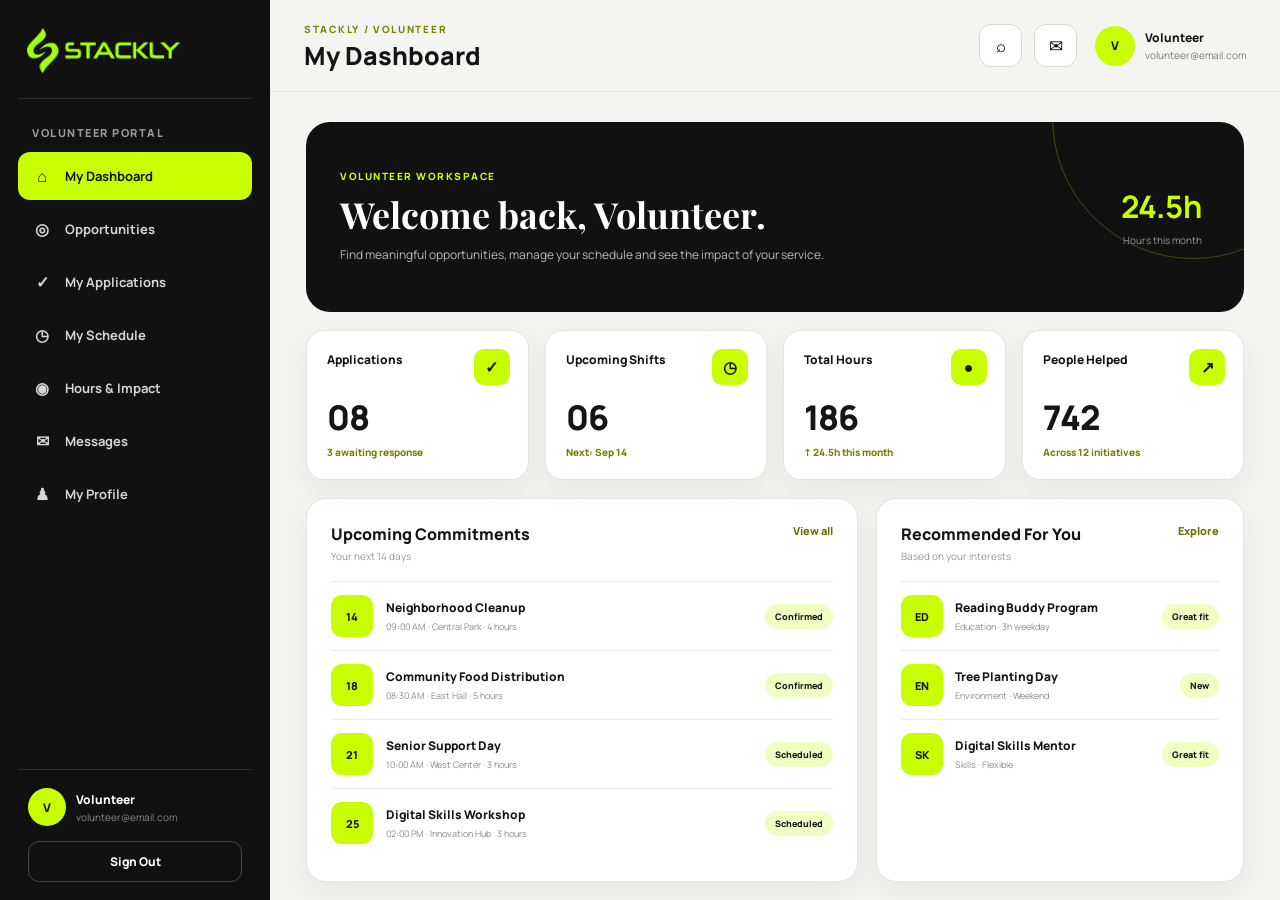
<file: client-dashboard.html>
<!DOCTYPE html>

<html lang="en">
<head>
<meta charset="utf-8"/>
<meta content="width=device-width, initial-scale=1.0" name="viewport"/>
<title>Stackly | Volunteer Dashboard</title>
<link href="assets/svg/stackly-symbol-lime.svg" rel="icon"/>
<link href="https://fonts.googleapis.com" rel="preconnect"/>
<link crossorigin="" href="https://fonts.gstatic.com" rel="preconnect"/>
<link href="https://fonts.googleapis.com/css2?family=Manrope:wght@400;500;600;700;800&amp;family=Playfair+Display:wght@700&amp;display=swap" rel="stylesheet"/>
<style>
:root{
  --black:#111111;
  --black-2:#191919;
  --lime:#c8ff00;
  --lime-soft:#efffc2;
  --bg:#f4f5f1;
  --white:#ffffff;
  --text:#151515;
  --muted:#777b73;
  --border:#e3e5df;
  --shadow:0 10px 30px rgba(17,17,17,.06);
  --radius:20px;
}
*{box-sizing:border-box;margin:0;padding:0}
html{scroll-behavior:smooth}
body{
  font-family:"Manrope",sans-serif;
  background:var(--bg);
  color:var(--text);
  overflow:hidden;
}
button,input{font:inherit}
button{cursor:pointer}
a{text-decoration:none;color:inherit}

.app{
  display:flex;
  height:100vh;
  width:100%;
}

/* SIDEBAR */
.sidebar{
  width:270px;
  flex:0 0 270px;
  height:100vh;
  background:var(--black);
  color:#fff;
  display:flex;
  flex-direction:column;
  padding:28px 18px 18px;
  position:relative;
  z-index:30;
}
.logo{
  display:flex;
  align-items:center;
  min-height:58px;
  padding:0 8px 25px;
  border-bottom:1px solid rgba(255,255,255,.12);
}
.logo img{
  width:155px;
  max-width:100%;
  display:block;
}
.portal-label{
  color:#9b9b9b;
  font-size:11px;
  letter-spacing:1.5px;
  font-weight:800;
  margin:26px 14px 12px;
}
.nav{
  display:flex;
  flex-direction:column;
  gap:5px;
}
.nav-btn{
  width:100%;
  border:0;
  background:transparent;
  color:#d5d5d5;
  display:flex;
  align-items:center;
  gap:13px;
  padding:13px 14px;
  border-radius:12px;
  font-weight:700;
  font-size:13px;
  text-align:left;
  transition:.2s ease;
}
.nav-btn:hover{
  background:#202020;
  color:#fff;
}
.nav-btn.active{
  background:var(--lime);
  color:#111;
}
.nav-icon{
  width:20px;
  text-align:center;
  font-size:16px;
  flex:0 0 20px;
}
.sidebar-bottom{
  margin-top:auto;
  border-top:1px solid rgba(255,255,255,.12);
  padding:18px 10px 0;
}
.profile-mini{
  display:flex;
  align-items:center;
  gap:10px;
  margin-bottom:15px;
}
.avatar{
  width:38px;
  height:38px;
  border-radius:50%;
  background:var(--lime);
  color:#111;
  display:grid;
  place-items:center;
  font-size:12px;
  font-weight:900;
}
.mini-name{
  font-size:12px;
  font-weight:800;
  color:#fff;
  overflow:hidden;
  text-overflow:ellipsis;
  white-space:nowrap;
}
.mini-email{
  font-size:10px;
  color:#888;
  margin-top:2px;
  overflow:hidden;
  text-overflow:ellipsis;
  white-space:nowrap;
}
.signout{
  width:100%;
  background:transparent;
  border:1px solid rgba(255,255,255,.22);
  color:#fff;
  padding:11px;
  border-radius:11px;
  font-weight:800;
  font-size:12px;
  transition:.2s;
}
.signout:hover{
  background:#fff;
  color:#111;
}

/* MAIN */
.main{
  min-width:0;
  flex:1;
  height:100vh;
  overflow-y:auto;
  background:var(--bg);
}
.topbar{
  height:92px;
  padding:0 34px;
  display:flex;
  align-items:center;
  justify-content:space-between;
  border-bottom:1px solid var(--border);
  background:rgba(244,245,241,.92);
  position:sticky;
  top:0;
  z-index:20;
  backdrop-filter:blur(12px);
}
.page-kicker{
  color:#7c8300;
  font-size:10px;
  letter-spacing:1.7px;
  font-weight:900;
  margin-bottom:6px;
}
.page-title{
  font-size:25px;
  line-height:1.1;
  font-weight:800;
}
.top-actions{
  display:flex;
  align-items:center;
  gap:12px;
}
.icon-btn{
  width:43px;
  height:43px;
  border:1px solid #d6d8d1;
  border-radius:12px;
  background:#fff;
  display:grid;
  place-items:center;
  font-size:17px;
  transition:.2s;
}
.icon-btn:hover{border-color:#111;transform:translateY(-1px)}
.user-top{
  display:flex;
  align-items:center;
  gap:10px;
  margin-left:6px;
}
.user-top .avatar{width:40px;height:40px}
.top-name{
  font-size:12px;
  font-weight:800;
  max-width:160px;
  white-space:nowrap;
  overflow:hidden;
  text-overflow:ellipsis;
}
.top-email{
  color:var(--muted);
  font-size:10px;
  margin-top:2px;
  max-width:180px;
  white-space:nowrap;
  overflow:hidden;
  text-overflow:ellipsis;
}

.content{
  padding:30px 36px 50px;
  max-width:1600px;
  margin:auto;
}
.page{display:none;animation:fade .25s ease}
.page.active{display:block}
@keyframes fade{from{opacity:.2;transform:translateY(4px)}to{opacity:1;transform:none}}

/* HERO */
.welcome{
  min-height:190px;
  background:var(--black);
  color:#fff;
  border-radius:24px;
  padding:31px 34px;
  position:relative;
  overflow:hidden;
  display:flex;
  align-items:center;
  justify-content:space-between;
}
.welcome:after{
  content:"";
  position:absolute;
  width:280px;
  height:280px;
  border:1px solid rgba(200,255,0,.25);
  border-radius:50%;
  right:-90px;
  top:-145px;
}
.welcome-copy{position:relative;z-index:2}
.welcome-label{
  color:var(--lime);
  font-size:10px;
  font-weight:900;
  letter-spacing:1.5px;
  margin-bottom:12px;
}
.welcome h1{
  font-family:"Playfair Display",serif;
  font-size:36px;
  line-height:1.1;
  margin-bottom:10px;
}
.welcome p{
  color:#b9b9b9;
  font-size:12px;
  max-width:590px;
  line-height:1.7;
}
.hours{
  position:relative;
  z-index:2;
  text-align:right;
  padding-right:8px;
}
.hours strong{
  color:var(--lime);
  font-size:31px;
  display:block;
}
.hours span{
  color:#999;
  font-size:10px;
}

/* STATS */
.stats{
  display:grid;
  grid-template-columns:repeat(4,1fr);
  gap:16px;
  margin:18px 0;
}
.stat{
  background:#fff;
  border:1px solid var(--border);
  border-radius:18px;
  padding:20px;
  min-height:145px;
  box-shadow:var(--shadow);
  position:relative;
}
.stat-icon{
  position:absolute;
  right:18px;
  top:18px;
  width:36px;
  height:36px;
  border-radius:10px;
  background:var(--lime);
  display:grid;
  place-items:center;
  font-weight:900;
}
.stat-label{
  font-size:12px;
  font-weight:800;
  margin-bottom:26px;
}
.stat-number{
  font-size:34px;
  font-weight:800;
  letter-spacing:-1px;
}
.stat-note{
  font-size:10px;
  color:#768000;
  font-weight:800;
  margin-top:5px;
}

/* GRID PANELS */
.two-col{
  display:grid;
  grid-template-columns:1.35fr .9fr;
  gap:18px;
}
.panel{
  background:#fff;
  border:1px solid var(--border);
  border-radius:20px;
  padding:24px;
  box-shadow:var(--shadow);
}
.panel-head{
  display:flex;
  align-items:flex-start;
  justify-content:space-between;
  gap:15px;
  margin-bottom:18px;
}
.panel-title{font-size:16px;font-weight:800}
.panel-sub{font-size:10px;color:#999;margin-top:4px}
.link-btn{
  border:0;
  background:transparent;
  color:#687000;
  font-size:11px;
  font-weight:900;
}
.list{display:flex;flex-direction:column}
.list-row{
  min-height:69px;
  display:flex;
  align-items:center;
  gap:13px;
  border-top:1px solid #eceee9;
}
.date-box,.round-box{
  flex:0 0 42px;
  width:42px;
  height:42px;
  border-radius:11px;
  background:var(--lime);
  display:grid;
  place-items:center;
  font-size:11px;
  font-weight:900;
}
.row-main{min-width:0;flex:1}
.row-title{
  font-size:12px;
  font-weight:800;
  white-space:nowrap;
  overflow:hidden;
  text-overflow:ellipsis;
}
.row-meta{
  color:#8a8d87;
  font-size:9px;
  margin-top:4px;
}
.badge{
  flex:0 0 auto;
  padding:6px 10px;
  background:var(--lime-soft);
  border-radius:20px;
  font-size:9px;
  font-weight:900;
}
.recommend .list-row{gap:12px}
.recommend .round-box{text-transform:uppercase}
.empty{
  text-align:center;
  padding:35px 15px;
  color:#888;
  font-size:12px;
}

/* INNER PAGES */
.section-heading{
  margin-bottom:22px;
}
.section-heading h2{font-size:28px;margin-bottom:6px}
.section-heading p{color:var(--muted);font-size:12px}
.cards{
  display:grid;
  grid-template-columns:repeat(3,1fr);
  gap:16px;
}
.op-card{
  background:#fff;
  border:1px solid var(--border);
  border-radius:18px;
  padding:20px;
  box-shadow:var(--shadow);
}
.op-top{
  display:flex;
  justify-content:space-between;
  align-items:center;
  margin-bottom:18px;
}
.op-icon{
  width:44px;height:44px;border-radius:12px;
  background:var(--lime);
  display:grid;place-items:center;font-weight:900;
}
.op-card h3{font-size:14px;margin-bottom:8px}
.op-card p{font-size:10px;color:var(--muted);line-height:1.6}
.op-meta{margin:16px 0;border-top:1px solid var(--border);padding-top:13px;font-size:10px;color:#666;line-height:2}
.primary{
  width:100%;border:0;border-radius:10px;background:#111;color:#fff;padding:11px;font-size:11px;font-weight:800;
}
.primary:hover{background:#2a2a2a}
.filters{
  display:flex;gap:10px;margin-bottom:18px;
}
.search{
  flex:1;max-width:360px;border:1px solid var(--border);background:#fff;border-radius:11px;padding:11px 13px;outline:none;font-size:11px;
}
.select{
  border:1px solid var(--border);background:#fff;border-radius:11px;padding:0 13px;font-size:11px;outline:none;
}
.table-wrap{overflow:auto}
table{width:100%;border-collapse:collapse;min-width:650px}
th,td{padding:14px 10px;border-bottom:1px solid var(--border);text-align:left;font-size:11px}
th{font-size:9px;text-transform:uppercase;letter-spacing:.8px;color:#888}
.status{font-weight:900}
.status.confirmed{color:#647200}
.status.pending{color:#b08000}
.status.rejected{color:#b03d3d}
.progress-wrap{margin-top:10px}
.progress-line{height:7px;background:#edf0e8;border-radius:20px;overflow:hidden}
.progress-line span{display:block;height:100%;background:var(--lime);border-radius:20px}
.message{
  display:flex;gap:13px;padding:16px 0;border-bottom:1px solid var(--border);
}
.message:last-child{border-bottom:0}
.message h4{font-size:12px;margin-bottom:5px}
.message p{font-size:10px;color:var(--muted);line-height:1.6}
.profile-grid{
  display:grid;grid-template-columns:.7fr 1.3fr;gap:18px;
}
.profile-card{text-align:center}
.big-avatar{
  width:88px;height:88px;border-radius:50%;background:var(--lime);display:grid;place-items:center;margin:4px auto 15px;font-size:24px;font-weight:900;
}
.profile-card h3{font-size:17px}
.profile-card p{font-size:10px;color:var(--muted);margin-top:5px}
.form-grid{display:grid;grid-template-columns:1fr 1fr;gap:14px}
.field label{display:block;font-size:10px;font-weight:800;margin-bottom:6px}
.field input{
  width:100%;padding:11px 12px;border:1px solid var(--border);border-radius:10px;background:#fafbf8;outline:none;font-size:11px;
}
.field.full{grid-column:1/-1}

/* MOBILE */
.mobile-top{
  display:none;
}
.overlay{display:none}

@media(max-width:1100px){
  .sidebar{width:230px;flex-basis:230px}
  .stats{grid-template-columns:repeat(2,1fr)}
  .cards{grid-template-columns:repeat(2,1fr)}
}
@media(max-width:800px){
  body{overflow:hidden}
  .sidebar{
    position:fixed;
    left:-285px;
    top:0;
    width:270px;
    height:100dvh;
    transition:left .25s ease;
    box-shadow:20px 0 50px rgba(0,0,0,.2);
    overflow:hidden;
  }
  .sidebar.open{left:0}
  .overlay{
    position:fixed;inset:0;background:rgba(0,0,0,.45);z-index:25;
  }
  .overlay.show{display:block}
  .main{width:100%}
  .topbar{
    height:76px;
    padding:0 17px 0 18px;
    background:rgba(244,245,241,.97);
  }
  .topbar .top-actions{display:none}
  .mobile-top{display:flex;align-items:center;gap:12px}
  .hamburger{
    width:42px;height:42px;border:1px solid var(--border);background:#fff;border-radius:11px;font-size:20px;
  }
  .mobile-logo{
    display:flex;
    align-items:center;
    min-width:0;
  }
  .mobile-logo img{
    width:125px;
    height:auto;
    display:block;
    object-fit:contain;
    opacity:1;
    visibility:visible;
    filter:
      brightness(0)
      saturate(100%)
      invert(84%)
      sepia(100%)
      saturate(1800%)
      hue-rotate(25deg)
      brightness(105%)
      contrast(105%);
  }
  .content{padding:20px 15px 35px}
  .welcome{padding:25px 22px;min-height:185px;border-radius:19px}
  .welcome h1{font-size:29px}
  .hours{display:none}
  .two-col,.profile-grid{grid-template-columns:1fr}
  .cards{grid-template-columns:1fr}
}
@media(max-width:520px){
  .page-title{font-size:21px}
  .page-kicker{font-size:8px}
  .stats{grid-template-columns:1fr 1fr;gap:10px}
  .stat{min-height:130px;padding:15px}
  .stat-icon{width:30px;height:30px;right:12px;top:12px}
  .stat-label{font-size:10px;margin-bottom:22px}
  .stat-number{font-size:27px}
  .panel{padding:17px}
  .list-row{min-height:66px}
  .badge{display:none}
  .form-grid{grid-template-columns:1fr}
  .field.full{grid-column:auto}
  .filters{flex-direction:column}
  .search{max-width:none}
  .select{height:40px}
}

/* --- Sidebar page-specific content --- */
.extra-grid{display:grid;grid-template-columns:repeat(3,1fr);gap:16px;margin-top:18px}
.extra-grid.two{grid-template-columns:repeat(2,1fr)}
.info-card{background:#fff;border:1px solid var(--border);border-radius:18px;padding:20px;box-shadow:var(--shadow)}
.info-card h3{font-size:14px;margin-bottom:8px}
.info-card p{font-size:10px;color:var(--muted);line-height:1.7}
.info-list{margin-top:13px;display:flex;flex-direction:column;gap:9px}
.info-item{display:flex;align-items:flex-start;gap:10px;padding:10px 0;border-top:1px solid var(--border)}
.info-item:first-child{border-top:0;padding-top:0}
.info-dot{width:30px;height:30px;flex:0 0 30px;display:grid;place-items:center;border-radius:9px;background:var(--lime);color:#111;font-size:8px;font-weight:900}
.info-item strong{display:block;font-size:10px;margin-bottom:3px}
.info-item span{display:block;color:var(--muted);font-size:9px;line-height:1.5}
.mini-metrics{display:grid;grid-template-columns:repeat(3,1fr);gap:10px;margin-top:14px}
.mini-metric{background:#f7f8f4;border:1px solid var(--border);border-radius:12px;padding:12px}
.mini-metric strong{display:block;font-size:18px;margin-bottom:3px}
.mini-metric span{color:var(--muted);font-size:8px}
.timeline{display:flex;flex-direction:column}
.timeline-row{display:grid;grid-template-columns:58px 1fr;gap:12px;padding:13px 0;border-top:1px solid var(--border)}
.timeline-time{font-size:9px;font-weight:900;color:#707800}
.timeline-row strong{font-size:10px}
.timeline-row p{margin-top:3px;color:var(--muted);font-size:9px;line-height:1.5}
@media(max-width:1100px){.extra-grid{grid-template-columns:1fr 1fr}}
@media(max-width:800px){.extra-grid,.extra-grid.two{grid-template-columns:1fr}}

.sidebar{overflow-y:auto;overflow-x:hidden;scrollbar-width:thin;scrollbar-color:#3a3a3a transparent}

@media(max-width:800px){.sidebar{overflow-y:auto;overflow-x:hidden}}
</style>
</head>
<body>
<div class="app">
<aside class="sidebar" id="sidebar">
<div class="logo" id="dashboardLogo" role="button" tabindex="0" aria-label="Go to My Dashboard">
<img alt="Stackly Logo" src="assets/img/impact/logo STAC.webp" style="filter:brightness(0) saturate(100%) invert(84%) sepia(100%) saturate(1800%) hue-rotate(25deg) brightness(105%) contrast(105%);"/>
</div>
<div class="portal-label">VOLUNTEER PORTAL</div>
<nav class="nav">
<button class="nav-btn active" data-page="dashboard"><span class="nav-icon">⌂</span>My Dashboard</button>
<button class="nav-btn" data-page="opportunities"><span class="nav-icon">◎</span>Opportunities</button>
<button class="nav-btn" data-page="applications"><span class="nav-icon">✓</span>My Applications</button>
<button class="nav-btn" data-page="schedule"><span class="nav-icon">◷</span>My Schedule</button>
<button class="nav-btn" data-page="impact"><span class="nav-icon">◉</span>Hours &amp; Impact</button>
<button class="nav-btn" data-page="messages"><span class="nav-icon">✉</span>Messages</button>
<button class="nav-btn" data-page="profile"><span class="nav-icon">♟</span>My Profile</button>
</nav>
<div class="sidebar-bottom">
<div class="profile-mini">
<div class="avatar" id="sideAvatar">IF</div>
<div style="min-width:0">
<div class="mini-name" id="sideName">Volunteer</div>
<div class="mini-email" id="sideEmail">volunteer@email.com</div>
</div>
</div>
<button class="signout" id="signOut">Sign Out</button>
</div>
</aside>
<div class="overlay" id="overlay"></div>
<main class="main" id="main">
<header class="topbar">
<div class="mobile-top">
<button aria-label="Open menu" class="hamburger" id="menuBtn">☰</button>
<div class="mobile-logo">
<img alt="Stackly Logo" src="assets/img/impact/logo STAC.webp" style="filter:brightness(0) saturate(100%) invert(84%) sepia(100%) saturate(1800%) hue-rotate(25deg) brightness(105%) contrast(105%);"/>
</div>
</div>
<div>
<div class="page-kicker">STACKLY / VOLUNTEER</div>
<div class="page-title" id="pageTitle">My Dashboard</div>
</div>
<div class="top-actions">
<button aria-label="Search" class="icon-btn">⌕</button>
<button aria-label="Messages" class="icon-btn">✉</button>
<div class="user-top">
<div class="avatar" id="topAvatar">IF</div>
<div>
<div class="top-name" id="topName">Volunteer</div>
<div class="top-email" id="topEmail">volunteer@email.com</div>
</div>
</div>
</div>
</header>
<div class="content">
<!-- DASHBOARD -->
<section class="page active" id="dashboard">
<div class="welcome">
<div class="welcome-copy">
<div class="welcome-label">VOLUNTEER WORKSPACE</div>
<h1>Welcome back, <span id="welcomeName">Volunteer</span>.</h1>
<p>Find meaningful opportunities, manage your schedule and see the impact of your service.</p>
</div>
<div class="hours">
<strong>24.5h</strong>
<span>Hours this month</span>
</div>
</div>
<div class="stats">
<div class="stat">
<div class="stat-icon">✓</div>
<div class="stat-label">Applications</div>
<div class="stat-number">08</div>
<div class="stat-note">3 awaiting response</div>
</div>
<div class="stat">
<div class="stat-icon">◷</div>
<div class="stat-label">Upcoming Shifts</div>
<div class="stat-number">06</div>
<div class="stat-note">Next: Sep 14</div>
</div>
<div class="stat">
<div class="stat-icon">●</div>
<div class="stat-label">Total Hours</div>
<div class="stat-number">186</div>
<div class="stat-note">↑ 24.5h this month</div>
</div>
<div class="stat">
<div class="stat-icon">↗</div>
<div class="stat-label">People Helped</div>
<div class="stat-number">742</div>
<div class="stat-note">Across 12 initiatives</div>
</div>
</div>
<div class="two-col">
<div class="panel">
<div class="panel-head">
<div>
<div class="panel-title">Upcoming Commitments</div>
<div class="panel-sub">Your next 14 days</div>
</div>
<button class="link-btn" onclick="showPage('schedule')">View all</button>
</div>
<div class="list">
<div class="list-row">
<div class="date-box">14</div>
<div class="row-main"><div class="row-title">Neighborhood Cleanup</div><div class="row-meta">09:00 AM · Central Park · 4 hours</div></div>
<div class="badge">Confirmed</div>
</div>
<div class="list-row">
<div class="date-box">18</div>
<div class="row-main"><div class="row-title">Community Food Distribution</div><div class="row-meta">08:30 AM · East Hall · 5 hours</div></div>
<div class="badge">Confirmed</div>
</div>
<div class="list-row">
<div class="date-box">21</div>
<div class="row-main"><div class="row-title">Senior Support Day</div><div class="row-meta">10:00 AM · West Center · 3 hours</div></div>
<div class="badge">Scheduled</div>
</div>
<div class="list-row">
<div class="date-box">25</div>
<div class="row-main"><div class="row-title">Digital Skills Workshop</div><div class="row-meta">02:00 PM · Innovation Hub · 3 hours</div></div>
<div class="badge">Scheduled</div>
</div>
</div>
</div>
<div class="panel recommend">
<div class="panel-head">
<div>
<div class="panel-title">Recommended For You</div>
<div class="panel-sub">Based on your interests</div>
</div>
<button class="link-btn" onclick="showPage('opportunities')">Explore</button>
</div>
<div class="list">
<div class="list-row">
<div class="round-box">ED</div>
<div class="row-main"><div class="row-title">Reading Buddy Program</div><div class="row-meta">Education · 3h weekday</div></div>
<div class="badge">Great fit</div>
</div>
<div class="list-row">
<div class="round-box">EN</div>
<div class="row-main"><div class="row-title">Tree Planting Day</div><div class="row-meta">Environment · Weekend</div></div>
<div class="badge">New</div>
</div>
<div class="list-row">
<div class="round-box">SK</div>
<div class="row-main"><div class="row-title">Digital Skills Mentor</div><div class="row-meta">Skills · Flexible</div></div>
<div class="badge">Great fit</div>
</div>
</div>
</div>
</div>
</section>
<!-- OPPORTUNITIES -->
<section class="page" id="opportunities">
<div class="section-heading">
<h2>Opportunities</h2>
<p>Discover volunteer programs that match your interests and availability.</p>
</div>
<div class="filters">
<input class="search" id="opSearch" placeholder="Search opportunities..." type="search"/>
<select class="select" id="opFilter">
<option value="all">All categories</option>
<option value="Education">Education</option>
<option value="Environment">Environment</option>
<option value="Community">Community</option>
<option value="Skills">Skills</option>
</select>
</div>
<div class="cards" id="opCards">
<article class="op-card" data-category="Education" data-search="reading buddy education">
<div class="op-top"><div class="op-icon">ED</div><span class="badge">Great fit</span></div>
<h3>Reading Buddy Program</h3><p>Help children build confidence and enjoy reading through weekly sessions.</p>
<div class="op-meta">Education · Weekdays · 3 hours</div>
<button class="primary">View Opportunity</button>
</article>
<article class="op-card" data-category="Environment" data-search="tree planting environment">
<div class="op-top"><div class="op-icon">EN</div><span class="badge">New</span></div>
<h3>Tree Planting Day</h3><p>Join a local environmental drive and help create greener public spaces.</p>
<div class="op-meta">Environment · Weekend · 4 hours</div>
<button class="primary">View Opportunity</button>
</article>
<article class="op-card" data-category="Skills" data-search="digital skills mentor">
<div class="op-top"><div class="op-icon">SK</div><span class="badge">Flexible</span></div>
<h3>Digital Skills Mentor</h3><p>Support learners with practical computer and digital literacy skills.</p>
<div class="op-meta">Skills · Flexible · 3 hours</div>
<button class="primary">View Opportunity</button>
</article>
<article class="op-card" data-category="Community" data-search="food distribution community">
<div class="op-top"><div class="op-icon">FD</div><span class="badge">Popular</span></div>
<h3>Community Food Distribution</h3><p>Help organize food packages and distribute essential supplies to families.</p>
<div class="op-meta">Community · Saturday · 5 hours</div>
<button class="primary">View Opportunity</button>
</article>
<article class="op-card" data-category="Community" data-search="senior support community">
<div class="op-top"><div class="op-icon">SS</div><span class="badge">Open</span></div>
<h3>Senior Support Day</h3><p>Spend time with seniors and assist with simple community activities.</p>
<div class="op-meta">Community · Weekly · 3 hours</div>
<button class="primary">View Opportunity</button>
</article>
<article class="op-card" data-category="Education" data-search="homework support education">
<div class="op-top"><div class="op-icon">HS</div><span class="badge">Open</span></div>
<h3>Homework Support</h3><p>Provide after-school academic support to students in your community.</p>
<div class="op-meta">Education · Evenings · 2 hours</div>
<button class="primary">View Opportunity</button>
</article>
</div>

<div class="extra-grid">
<div class="info-card"><h3>Cause Explorer</h3><p>Explore opportunities by the type of community change you want to support.</p>
<div class="info-list"><div class="info-item"><div class="info-dot">ED</div><div><strong>Education</strong><span>Mentoring, reading and student support.</span></div></div>
<div class="info-item"><div class="info-dot">EN</div><div><strong>Environment</strong><span>Tree planting and local restoration.</span></div></div></div></div>
<div class="info-card"><h3>Availability Match</h3><div class="mini-metrics"><div class="mini-metric"><strong>12</strong><span>Good matches</span></div><div class="mini-metric"><strong>4</strong><span>Weekend roles</span></div><div class="mini-metric"><strong>8</strong><span>Flexible roles</span></div></div><p style="margin-top:14px">Your current availability matches several open programs.</p></div>
<div class="info-card"><h3>Explore Before Applying</h3><div class="info-list"><div class="info-item"><div class="info-dot">01</div><div><strong>Read the role</strong><span>Check duties, time commitment and location.</span></div></div><div class="info-item"><div class="info-dot">02</div><div><strong>Check the schedule</strong><span>Choose roles that fit your calendar.</span></div></div></div></div>
</div>
<div class="extra-grid two">
<div class="panel"><div class="panel-head"><div><div class="panel-title">Opportunity Calendar</div><div class="panel-sub">Upcoming discovery windows</div></div></div><div class="timeline"><div class="timeline-row"><div class="timeline-time">SEP 14</div><div><strong>Community roles</strong><p>Cleanup and neighborhood support opportunities.</p></div></div><div class="timeline-row"><div class="timeline-time">SEP 18</div><div><strong>Food support</strong><p>Distribution and logistics roles available.</p></div></div><div class="timeline-row"><div class="timeline-time">SEP 21</div><div><strong>Education</strong><p>Mentoring and learner-support openings.</p></div></div></div></div>
<div class="panel"><div class="panel-head"><div><div class="panel-title">Role Types</div><div class="panel-sub">Different ways to contribute</div></div></div><div class="info-list"><div class="info-item"><div class="info-dot">ON</div><div><strong>On-site</strong><span>Work directly with community teams.</span></div></div><div class="info-item"><div class="info-dot">FL</div><div><strong>Flexible</strong><span>Choose sessions around your availability.</span></div></div><div class="info-item"><div class="info-dot">WK</div><div><strong>Weekend</strong><span>Short focused community activities.</span></div></div></div></div>
</div>
</section>
<!-- APPLICATIONS -->
<section class="page" id="applications">
<div class="section-heading"><h2>My Applications</h2><p>Track every opportunity you've applied for.</p></div>
<div class="panel table-wrap">
<table>
<thead><tr><th>Opportunity</th><th>Category</th><th>Date Applied</th><th>Schedule</th><th>Status</th></tr></thead>
<tbody>
<tr><td>Neighborhood Cleanup</td><td>Community</td><td>Sep 03, 2026</td><td>Sep 14 · 4h</td><td class="status confirmed">Confirmed</td></tr>
<tr><td>Reading Buddy Program</td><td>Education</td><td>Sep 02, 2026</td><td>Sep 16 · 3h</td><td class="status pending">Pending</td></tr>
<tr><td>Digital Skills Mentor</td><td>Skills</td><td>Aug 29, 2026</td><td>Sep 20 · 3h</td><td class="status confirmed">Confirmed</td></tr>
<tr><td>Community Kitchen</td><td>Community</td><td>Aug 26, 2026</td><td>Sep 22 · 4h</td><td class="status pending">Pending</td></tr>
<tr><td>Park Restoration</td><td>Environment</td><td>Aug 20, 2026</td><td>Sep 27 · 5h</td><td class="status rejected">Closed</td></tr>
</tbody>
</table>
</div>

<div class="extra-grid">
<div class="info-card"><h3>Application Journey</h3><p>Follow what happens after you submit an application.</p><div class="info-list"><div class="info-item"><div class="info-dot">01</div><div><strong>Submitted</strong><span>Your application is sent to the organizer.</span></div></div><div class="info-item"><div class="info-dot">02</div><div><strong>Review</strong><span>The organizer checks your profile and availability.</span></div></div></div></div>
<div class="info-card"><h3>Response Center</h3><div class="mini-metrics"><div class="mini-metric"><strong>3</strong><span>Awaiting</span></div><div class="mini-metric"><strong>2</strong><span>Confirmed</span></div><div class="mini-metric"><strong>1</strong><span>Closed</span></div></div><p style="margin-top:14px">Keep an eye on organizer messages for next steps.</p></div>
<div class="info-card"><h3>Before You Apply Again</h3><div class="info-list"><div class="info-item"><div class="info-dot">CV</div><div><strong>Review your profile</strong><span>Make sure your skills and interests are current.</span></div></div><div class="info-item"><div class="info-dot">TM</div><div><strong>Check timing</strong><span>Confirm that the commitment fits your schedule.</span></div></div></div></div>
</div>
<div class="extra-grid two">
<div class="panel"><div class="panel-head"><div><div class="panel-title">Application History</div><div class="panel-sub">Recent application activity</div></div></div><div class="timeline"><div class="timeline-row"><div class="timeline-time">SEP 03</div><div><strong>Neighborhood Cleanup</strong><p>Application confirmed by Community Outreach.</p></div></div><div class="timeline-row"><div class="timeline-time">SEP 02</div><div><strong>Reading Buddy</strong><p>Application is still under review.</p></div></div><div class="timeline-row"><div class="timeline-time">AUG 29</div><div><strong>Digital Skills Mentor</strong><p>Confirmed for the September session.</p></div></div></div></div>
<div class="panel"><div class="panel-head"><div><div class="panel-title">Organizer Notes</div><div class="panel-sub">Things to remember</div></div></div><div class="info-list"><div class="info-item"><div class="info-dot">01</div><div><strong>Bring identification</strong><span>Some venues require volunteer verification.</span></div></div><div class="info-item"><div class="info-dot">02</div><div><strong>Reply promptly</strong><span>Respond when an organizer requests confirmation.</span></div></div></div></div>
</div>
</section>
<!-- SCHEDULE -->
<section class="page" id="schedule">
<div class="section-heading"><h2>My Schedule</h2><p>Your confirmed and scheduled volunteer commitments.</p></div>
<div class="two-col">
<div class="panel">
<div class="panel-head"><div><div class="panel-title">September 2026</div><div class="panel-sub">6 upcoming commitments</div></div></div>
<div class="list">
<div class="list-row"><div class="date-box">14</div><div class="row-main"><div class="row-title">Neighborhood Cleanup</div><div class="row-meta">09:00 AM · Central Park · 4 hours</div></div><span class="badge">Confirmed</span></div>
<div class="list-row"><div class="date-box">18</div><div class="row-main"><div class="row-title">Community Food Distribution</div><div class="row-meta">08:30 AM · East Hall · 5 hours</div></div><span class="badge">Confirmed</span></div>
<div class="list-row"><div class="date-box">21</div><div class="row-main"><div class="row-title">Senior Support Day</div><div class="row-meta">10:00 AM · West Center · 3 hours</div></div><span class="badge">Scheduled</span></div>
<div class="list-row"><div class="date-box">25</div><div class="row-main"><div class="row-title">Digital Skills Workshop</div><div class="row-meta">02:00 PM · Innovation Hub · 3 hours</div></div><span class="badge">Scheduled</span></div>
</div>
</div>
<div class="panel">
<div class="panel-head"><div class="panel-title">Availability</div></div>
<div class="op-meta" style="border-top:0;padding-top:0">Preferred days</div>
<p style="font-size:12px;font-weight:800">Saturday · Sunday · Wednesday</p>
<div class="op-meta">Preferred time</div>
<p style="font-size:12px;font-weight:800">Morning · 8:00 AM – 12:00 PM</p>
<div class="op-meta">Monthly goal</div>
<p style="font-size:12px;font-weight:800">30 volunteer hours</p>
<div class="progress-wrap"><div class="progress-line"><span style="width:82%"></span></div></div>
<p style="font-size:10px;color:#777;margin-top:7px">24.5 of 30 hours completed</p>
</div>
</div>

<div class="extra-grid">
<div class="info-card"><h3>Next Shift Brief</h3><p>Your nearest confirmed commitment is the Neighborhood Cleanup.</p><div class="info-list"><div class="info-item"><div class="info-dot">14</div><div><strong>09:00 AM start</strong><span>Arrive early for team check-in.</span></div></div><div class="info-item"><div class="info-dot">4H</div><div><strong>Four-hour session</strong><span>Plan your travel and break time.</span></div></div></div></div>
<div class="info-card"><h3>Travel Planner</h3><div class="mini-metrics"><div class="mini-metric"><strong>4</strong><span>Locations</span></div><div class="mini-metric"><strong>2</strong><span>Early starts</span></div><div class="mini-metric"><strong>1</strong><span>Workshop</span></div></div><p style="margin-top:14px">Review each venue before the day of service.</p></div>
<div class="info-card"><h3>Schedule Preferences</h3><div class="info-list"><div class="info-item"><div class="info-dot">D</div><div><strong>Preferred days</strong><span>Wednesday, Saturday and Sunday.</span></div></div><div class="info-item"><div class="info-dot">T</div><div><strong>Preferred time</strong><span>Morning sessions work best.</span></div></div></div></div>
</div>
<div class="extra-grid two">
<div class="panel"><div class="panel-head"><div><div class="panel-title">Shift Preparation</div><div class="panel-sub">Simple checklist for your next commitment</div></div></div><div class="timeline"><div class="timeline-row"><div class="timeline-time">48H</div><div><strong>Check organizer updates</strong><p>Look for any venue or timing changes.</p></div></div><div class="timeline-row"><div class="timeline-time">24H</div><div><strong>Confirm travel</strong><p>Plan your route and arrival buffer.</p></div></div><div class="timeline-row"><div class="timeline-time">DAY</div><div><strong>Complete check-in</strong><p>Arrive prepared and ready to help.</p></div></div></div></div>
<div class="panel"><div class="panel-head"><div><div class="panel-title">Schedule Categories</div><div class="panel-sub">Your upcoming service mix</div></div></div><div class="info-list"><div class="info-item"><div class="info-dot">CM</div><div><strong>Community</strong><span>Cleanup and food distribution.</span></div></div><div class="info-item"><div class="info-dot">ED</div><div><strong>Education</strong><span>Digital and learner-support sessions.</span></div></div><div class="info-item"><div class="info-dot">SS</div><div><strong>Support</strong><span>Senior and neighborhood assistance.</span></div></div></div></div>
</div>
</section>
<!-- IMPACT -->
<section class="page" id="impact">
<div class="section-heading"><h2>Hours &amp; Impact</h2><p>See how your volunteer time is creating measurable change.</p></div>
<div class="stats">
<div class="stat"><div class="stat-icon">◷</div><div class="stat-label">Total Hours</div><div class="stat-number">186</div><div class="stat-note">Since joining</div></div>
<div class="stat"><div class="stat-icon">♥</div><div class="stat-label">People Helped</div><div class="stat-number">742</div><div class="stat-note">Direct impact</div></div>
<div class="stat"><div class="stat-icon">◎</div><div class="stat-label">Initiatives</div><div class="stat-number">12</div><div class="stat-note">Across 5 causes</div></div>
<div class="stat"><div class="stat-icon">★</div><div class="stat-label">Volunteer Rank</div><div class="stat-number">#18</div><div class="stat-note">In your organization</div></div>
</div>
<div class="two-col">
<div class="panel">
<div class="panel-head"><div><div class="panel-title">Impact by Cause</div><div class="panel-sub">Your contribution distribution</div></div></div>
<p style="font-size:11px;font-weight:800">Education <span style="float:right">42%</span></p>
<div class="progress-wrap"><div class="progress-line"><span style="width:42%"></span></div></div>
<p style="font-size:11px;font-weight:800;margin-top:20px">Community <span style="float:right">28%</span></p>
<div class="progress-wrap"><div class="progress-line"><span style="width:28%"></span></div></div>
<p style="font-size:11px;font-weight:800;margin-top:20px">Environment <span style="float:right">18%</span></p>
<div class="progress-wrap"><div class="progress-line"><span style="width:18%"></span></div></div>
<p style="font-size:11px;font-weight:800;margin-top:20px">Skills <span style="float:right">12%</span></p>
<div class="progress-wrap"><div class="progress-line"><span style="width:12%"></span></div></div>
</div>
<div class="panel">
<div class="panel-head"><div><div class="panel-title">Milestones</div><div class="panel-sub">Keep making a difference</div></div></div>
<div class="list">
<div class="list-row"><div class="round-box">50</div><div class="row-main"><div class="row-title">50 Hour Milestone</div><div class="row-meta">Completed in Jan 2026</div></div><span class="badge">Done</span></div>
<div class="list-row"><div class="round-box">100</div><div class="row-main"><div class="row-title">100 Hour Milestone</div><div class="row-meta">Completed in Apr 2026</div></div><span class="badge">Done</span></div>
<div class="list-row"><div class="round-box">200</div><div class="row-main"><div class="row-title">200 Hour Milestone</div><div class="row-meta">14 hours remaining</div></div><span class="badge">82%</span></div>
</div>
</div>
</div>

<div class="extra-grid">
<div class="info-card"><h3>Contribution Quality</h3><p>Your impact is not only measured by hours; consistency and completed commitments matter too.</p><div class="mini-metrics"><div class="mini-metric"><strong>94%</strong><span>Attendance</span></div><div class="mini-metric"><strong>4.8</strong><span>Feedback</span></div><div class="mini-metric"><strong>12</strong><span>Initiatives</span></div></div></div>
<div class="info-card"><h3>Community Outcomes</h3><div class="info-list"><div class="info-item"><div class="info-dot">742</div><div><strong>People reached</strong><span>Direct and supported community participation.</span></div></div><div class="info-item"><div class="info-dot">12</div><div><strong>Initiatives</strong><span>Contributions across multiple causes.</span></div></div></div></div>
<div class="info-card"><h3>Personal Growth</h3><div class="info-list"><div class="info-item"><div class="info-dot">SK</div><div><strong>Digital skills</strong><span>Practical mentoring and technology experience.</span></div></div><div class="info-item"><div class="info-dot">TM</div><div><strong>Teamwork</strong><span>Collaboration with community organizers.</span></div></div></div></div>
</div>
<div class="extra-grid two">
<div class="panel"><div class="panel-head"><div><div class="panel-title">Service Journey</div><div class="panel-sub">Your progress through volunteer milestones</div></div></div><div class="timeline"><div class="timeline-row"><div class="timeline-time">50H</div><div><strong>Foundation milestone</strong><p>Completed your first major service milestone.</p></div></div><div class="timeline-row"><div class="timeline-time">100H</div><div><strong>Consistency milestone</strong><p>Reached 100 hours through regular participation.</p></div></div><div class="timeline-row"><div class="timeline-time">200H</div><div><strong>Next target</strong><p>Only 14 hours remain to reach 200 hours.</p></div></div></div></div>
<div class="panel"><div class="panel-head"><div><div class="panel-title">Recognition</div><div class="panel-sub">Highlights from your contribution</div></div></div><div class="info-list"><div class="info-item"><div class="info-dot">18</div><div><strong>Current volunteer rank</strong><span>Ranked #18 in your organization.</span></div></div><div class="info-item"><div class="info-dot">★</div><div><strong>Reliable contributor</strong><span>Strong attendance across scheduled sessions.</span></div></div></div></div>
</div>
</section>
<!-- MESSAGES -->
<section class="page" id="messages">
<div class="section-heading"><h2>Messages</h2><p>Updates and communication from organizers.</p></div>
<div class="panel">
<div class="message"><div class="round-box">CO</div><div><h4>Community Outreach Team</h4><p>Your application for Neighborhood Cleanup has been approved. See you on September 14 at 9:00 AM.</p><small style="font-size:9px;color:#999">Today · 10:42 AM</small></div></div>
<div class="message"><div class="round-box">ED</div><div><h4>Education Programs</h4><p>Thanks for applying to Reading Buddy. We'll review your application shortly.</p><small style="font-size:9px;color:#999">Yesterday · 3:15 PM</small></div></div>
<div class="message"><div class="round-box">SK</div><div><h4>Skills For All</h4><p>We've added a new Digital Skills Workshop near your preferred location.</p><small style="font-size:9px;color:#999">Sep 08 · 11:20 AM</small></div></div>
<div class="message"><div class="round-box">ST</div><div><h4>Stackly Volunteer Team</h4><p>Your monthly volunteer impact report is ready to review.</p><small style="font-size:9px;color:#999">Sep 05 · 9:00 AM</small></div></div>
</div>

<div class="extra-grid">
<div class="info-card"><h3>Inbox Tools</h3><p>Keep organizer conversations easy to review and act on.</p><div class="info-list"><div class="info-item"><div class="info-dot">01</div><div><strong>Unread first</strong><span>Review new requests before older updates.</span></div></div><div class="info-item"><div class="info-dot">02</div><div><strong>Confirm changes</strong><span>Reply when a shift or application needs action.</span></div></div></div></div>
<div class="info-card"><h3>Communication Guide</h3><div class="mini-metrics"><div class="mini-metric"><strong>4</strong><span>Channels</span></div><div class="mini-metric"><strong>2</strong><span>Action items</span></div><div class="mini-metric"><strong>1</strong><span>Report</span></div></div><p style="margin-top:14px">Use messages to keep your commitments clear.</p></div>
<div class="info-card"><h3>Organizer Channels</h3><div class="info-list"><div class="info-item"><div class="info-dot">CO</div><div><strong>Community Outreach</strong><span>Shift confirmations and event details.</span></div></div><div class="info-item"><div class="info-dot">ED</div><div><strong>Education Programs</strong><span>Application and learner updates.</span></div></div></div></div>
</div>
<div class="extra-grid two">
<div class="panel"><div class="panel-head"><div><div class="panel-title">Conversation Topics</div><div class="panel-sub">What your messages currently cover</div></div></div><div class="timeline"><div class="timeline-row"><div class="timeline-time">TODAY</div><div><strong>Shift confirmation</strong><p>Neighborhood Cleanup has been approved.</p></div></div><div class="timeline-row"><div class="timeline-time">YDAY</div><div><strong>Application review</strong><p>Reading Buddy remains under review.</p></div></div><div class="timeline-row"><div class="timeline-time">SEP 08</div><div><strong>New opportunity</strong><p>A Digital Skills Workshop was announced.</p></div></div></div></div>
<div class="panel"><div class="panel-head"><div><div class="panel-title">Notification Preferences</div><div class="panel-sub">Choose what should reach your inbox</div></div></div><div class="info-list"><div class="info-item"><div class="info-dot">AP</div><div><strong>Application updates</strong><span>Receive status changes from organizers.</span></div></div><div class="info-item"><div class="info-dot">SH</div><div><strong>Schedule changes</strong><span>Stay informed about confirmed commitments.</span></div></div><div class="info-item"><div class="info-dot">IM</div><div><strong>Impact reports</strong><span>Get updates about your volunteer contribution.</span></div></div></div></div>
</div>
</section>
<!-- PROFILE -->
<section class="page" id="profile">
<div class="section-heading"><h2>My Profile</h2><p>Manage your volunteer information and preferences.</p></div>
<div class="profile-grid">
<div class="panel profile-card">
<div class="big-avatar" id="bigAvatar">IF</div>
<h3 id="profileName">Volunteer</h3>
<p id="profileEmail">volunteer@email.com</p>
<div style="margin-top:20px;padding-top:18px;border-top:1px solid var(--border);text-align:left">
<p style="margin-bottom:8px"><strong>Member since:</strong> January 2026</p>
<p><strong>Volunteer ID:</strong> STK-VOL-01842</p>
</div>
</div>
<div class="panel">
<div class="panel-head"><div class="panel-title">Personal Information</div></div>
<div class="form-grid">
<div class="field"><label>Full Name</label><input id="nameInput" type="text" value=""/></div>
<div class="field"><label>Email Address</label><input id="emailInput" readonly="" type="email"/></div>
<div class="field"><label>Phone</label><input type="tel" value="+91 98765 43210"/></div>
<div class="field"><label>Location</label><input type="text" value="Chennai, India"/></div>
<div class="field full"><label>About You</label><input type="text" value="Volunteer interested in education, community and digital skills."/></div>
<div class="field full"><button class="primary" onclick="saveProfile()">Save Changes</button></div>
</div>
</div>
</div>

<div class="extra-grid">
<div class="info-card"><h3>About Your Profile</h3><p>A complete profile helps organizers understand where you can contribute best.</p><div class="info-list"><div class="info-item"><div class="info-dot">ID</div><div><strong>Identity</strong><span>Your basic account details are connected to your login.</span></div></div><div class="info-item"><div class="info-dot">BIO</div><div><strong>About you</strong><span>Keep your volunteer interests clear and current.</span></div></div></div></div>
<div class="info-card"><h3>Skills &amp; Interests</h3><div class="mini-metrics"><div class="mini-metric"><strong>3</strong><span>Core interests</span></div><div class="mini-metric"><strong>2</strong><span>Skill areas</span></div><div class="mini-metric"><strong>5</strong><span>Causes</span></div></div><p style="margin-top:14px">Education, community and digital skills are currently highlighted.</p></div>
<div class="info-card"><h3>Profile Checklist</h3><div class="info-list"><div class="info-item"><div class="info-dot">✓</div><div><strong>Basic details</strong><span>Name and email are available.</span></div></div><div class="info-item"><div class="info-dot">✓</div><div><strong>Preferences</strong><span>Availability can guide opportunity matches.</span></div></div></div></div>
</div>
<div class="extra-grid two">
<div class="panel"><div class="panel-head"><div><div class="panel-title">Volunteer Preferences</div><div class="panel-sub">Your current working preferences</div></div></div><div class="timeline"><div class="timeline-row"><div class="timeline-time">DAYS</div><div><strong>Wednesday · Saturday · Sunday</strong><p>These are your preferred volunteering days.</p></div></div><div class="timeline-row"><div class="timeline-time">TIME</div><div><strong>Morning sessions</strong><p>Preferred window is 8:00 AM to 12:00 PM.</p></div></div><div class="timeline-row"><div class="timeline-time">GOAL</div><div><strong>30 hours per month</strong><p>Your current monthly target.</p></div></div></div></div>
<div class="panel"><div class="panel-head"><div><div class="panel-title">Account Information</div><div class="panel-sub">Profile and account reference</div></div></div><div class="info-list"><div class="info-item"><div class="info-dot">MEM</div><div><strong>Member since</strong><span>January 2026</span></div></div><div class="info-item"><div class="info-dot">VOL</div><div><strong>Volunteer ID</strong><span>STK-VOL-01842</span></div></div><div class="info-item"><div class="info-dot">ACC</div><div><strong>Account status</strong><span>Active volunteer account.</span></div></div></div></div>
</div>
</section>
</div>
</main>
</div>
<script>
const pages = {
  dashboard:"My Dashboard",
  opportunities:"Opportunities",
  applications:"My Applications",
  schedule:"My Schedule",
  impact:"Hours & Impact",
  messages:"Messages",
  profile:"My Profile"
};

const navButtons = document.querySelectorAll(".nav-btn");
const pageTitle = document.getElementById("pageTitle");
const dashboardLogo = document.getElementById("dashboardLogo");

function showPage(id){
  document.querySelectorAll(".page").forEach(p=>p.classList.remove("active"));
  const target=document.getElementById(id);
  if(target) target.classList.add("active");

  navButtons.forEach(btn=>{
    btn.classList.toggle("active", btn.dataset.page===id);
  });

  pageTitle.textContent=pages[id] || "My Dashboard";
  document.getElementById("main").scrollTo({top:0,behavior:"smooth"});
  closeMenu();
}

navButtons.forEach(btn=>{
  btn.addEventListener("click",()=>showPage(btn.dataset.page));
});


dashboardLogo.addEventListener("click",()=>{
  showPage("dashboard");
});

dashboardLogo.addEventListener("keydown",(event)=>{
  if(event.key==="Enter" || event.key===" "){
    event.preventDefault();
    showPage("dashboard");
  }
});

const sidebar=document.getElementById("sidebar");
const overlay=document.getElementById("overlay");
const menuBtn=document.getElementById("menuBtn");

function openMenu(){
  sidebar.classList.add("open");
  overlay.classList.add("show");
}
function closeMenu(){
  sidebar.classList.remove("open");
  overlay.classList.remove("show");
}
menuBtn.addEventListener("click",()=>{
  sidebar.classList.contains("open") ? closeMenu() : openMenu();
});
overlay.addEventListener("click",closeMenu);

window.addEventListener("resize",()=>{
  if(window.innerWidth>800) closeMenu();
});

/* LOGIN DATA */
const storedEmail =
  localStorage.getItem("stacklyEmail") ||
  localStorage.getItem("email") ||
  "volunteer@email.com";

const storedName = localStorage.getItem("stacklyName") || "";

function makeName(email){
  const part=(email.split("@")[0]||"Volunteer").replace(/[._-]+/g," ");
  return part
    .split(" ")
    .filter(Boolean)
    .map(word=>word.charAt(0).toUpperCase()+word.slice(1))
    .join(" ") || "Volunteer";
}

let volunteerName = storedName || makeName(storedEmail);
let initials = volunteerName
  .split(/\s+/)
  .filter(Boolean)
  .slice(0,2)
  .map(x=>x[0])
  .join("")
  .toUpperCase() || "VO";

function updateUserUI(){
  document.getElementById("welcomeName").textContent=volunteerName;
  document.getElementById("topName").textContent=volunteerName;
  document.getElementById("topEmail").textContent=storedEmail;
  document.getElementById("sideName").textContent=volunteerName;
  document.getElementById("sideEmail").textContent=storedEmail;
  document.getElementById("profileName").textContent=volunteerName;
  document.getElementById("profileEmail").textContent=storedEmail;
  document.getElementById("emailInput").value=storedEmail;
  document.getElementById("nameInput").value=volunteerName;

  ["topAvatar","sideAvatar","bigAvatar"].forEach(id=>{
    document.getElementById(id).textContent=initials;
  });
}
updateUserUI();

/* OPPORTUNITY SEARCH */
const opSearch=document.getElementById("opSearch");
const opFilter=document.getElementById("opFilter");

function filterOpportunities(){
  const query=opSearch.value.toLowerCase().trim();
  const category=opFilter.value;
  document.querySelectorAll(".op-card").forEach(card=>{
    const matchesText=card.dataset.search.includes(query);
    const matchesCategory=category==="all" || card.dataset.category===category;
    card.style.display=matchesText && matchesCategory ? "" : "none";
  });
}
opSearch.addEventListener("input",filterOpportunities);
opFilter.addEventListener("change",filterOpportunities);

/* PROFILE */
function saveProfile(){
  const value=document.getElementById("nameInput").value.trim();
  if(value){
    volunteerName=value;
    localStorage.setItem("stacklyName",value);
    initials=volunteerName.split(/\s+/).slice(0,2).map(x=>x[0]).join("").toUpperCase();
    updateUserUI();
  }
  alert("Profile updated successfully.");
}

/* SIGN OUT */
document.getElementById("signOut").addEventListener("click",()=>{
  localStorage.removeItem("stacklyEmail");
  localStorage.removeItem("stacklyPortal");
  localStorage.removeItem("stacklyName");
  window.location.href="login.html";
});
</script>
</body>
</html>
</file>
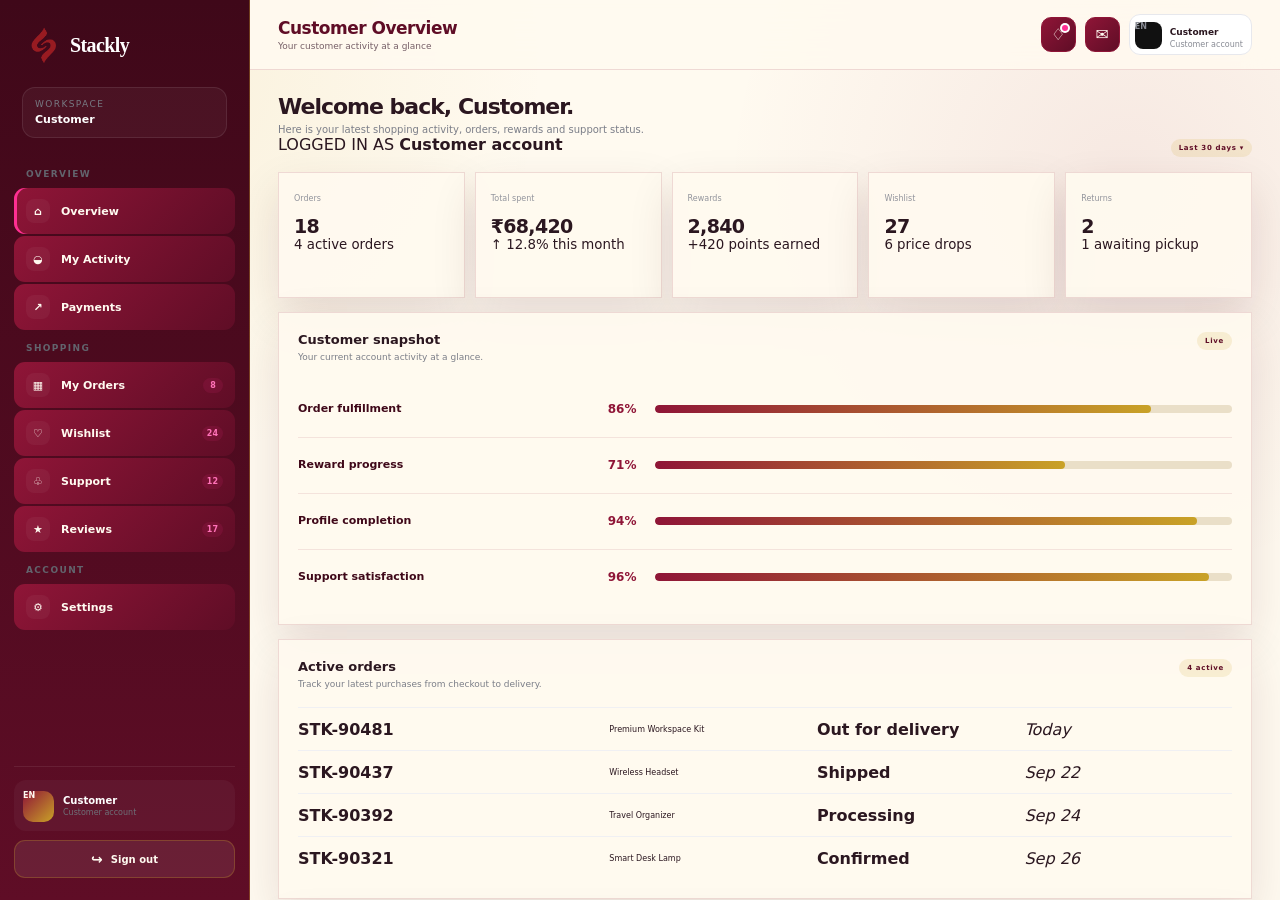
<file: customer-dashboard.html>
<!DOCTYPE html>
<html lang="en">
<head>
<meta charset="UTF-8">
<meta name="viewport" content="width=device-width,initial-scale=1.0">
<title>Customer Dashboard — Stackly</title>
<meta name="description" content="Stackly customer dashboard for orders, payments, wishlist and support.">

<style>
:root{
  --db-bg:#f4f5f8;
  --db-panel:#fff;
  --db-text:#17181d;
  --db-muted:#7b7e88;
  --db-line:#e7e8ed;
  --db-pink:#ff2f92;
  --db-pink-dark:#d81d77;
  --db-green:#20a66a;
  --db-orange:#e99a25;
  --db-red:#e45867;
  --db-blue:#5671e9;
  --db-sidebar:250px;
  --db-radius:18px;
  --db-shadow:0 12px 35px rgba(20,22,28,.06);
}
*{box-sizing:border-box;margin:0;padding:0}
html,body{height:100%}
body{
  font-family:Inter,ui-sans-serif,system-ui,-apple-system,BlinkMacSystemFont,"Segoe UI",sans-serif;
  background:var(--db-bg);
  color:var(--db-text);
  overflow:hidden;
}
button,input,select{font:inherit}
button{cursor:pointer}
a{text-decoration:none;color:inherit}

.stackly-customer-dashboard{
  height:100vh;
  display:flex;
  overflow:hidden;
}

/* SIDEBAR */
.dashboard-sidebar{
  width:var(--db-sidebar);
  flex:0 0 var(--db-sidebar);
  height:100vh;
  padding:22px 14px;
  background:#101114;
  color:#fff;
  display:flex;
  flex-direction:column;
  border-right:1px solid #24252a;
  z-index:30;
}
.dashboard-brand{
  display:flex;
  align-items:center;
  gap:10px;
  padding:5px 10px 24px;
}
.dashboard-brand-mark{
  width:36px;height:36px;
  display:grid;place-items:center;
  border-radius:11px;
  color:#111;
  background:#fff;
  font-weight:950;
}
.dashboard-brand strong{font-size:20px;letter-spacing:-.8px}
.dashboard-role{
  margin:0 8px 18px;
  padding:11px 12px;
  border:1px solid rgba(255,255,255,.09);
  border-radius:13px;
  background:rgba(255,255,255,.045);
}
.dashboard-role small{
  display:block;
  color:#777982;
  font-size:9px;
  text-transform:uppercase;
  letter-spacing:1.4px;
}
.dashboard-role b{
  display:block;
  margin-top:4px;
  font-size:11px;
}
.dashboard-nav{
  flex:1;
  min-height:0;
  overflow-y:auto;
  overflow-x:hidden;
  padding:2px 0 12px;
}
.dashboard-nav::-webkit-scrollbar{width:4px}
.dashboard-nav::-webkit-scrollbar-thumb{background:#34353b;border-radius:99px}
.nav-heading{
  padding:11px 12px 7px;
  color:#62646d;
  font-size:9px;
  font-weight:850;
  letter-spacing:1.4px;
  text-transform:uppercase;
}
.dashboard-nav button{
  width:100%;
  display:flex;
  align-items:center;
  gap:11px;
  padding:11px 12px;
  margin:2px 0;
  border:0;
  border-radius:11px;
  background:transparent;
  color:#9698a0;
  text-align:left;
  font-size:11px;
  font-weight:700;
  transition:.2s ease;
}
.dashboard-nav button:hover{background:rgba(255,255,255,.06);color:#fff}
.dashboard-nav button.active{
  color:#fff;
  background:linear-gradient(90deg,rgba(255,47,146,.18),rgba(255,47,146,.06));
  box-shadow:inset 3px 0 0 var(--db-pink);
}
.nav-icon{
  width:24px;height:24px;
  display:grid;place-items:center;
  border-radius:8px;
  background:rgba(255,255,255,.045);
  font-size:11px;
  flex:0 0 24px;
}
.nav-count{
  margin-left:auto;
  min-width:20px;
  padding:3px 5px;
  border-radius:99px;
  text-align:center;
  color:#ff72b8;
  background:rgba(255,47,146,.10);
  font-size:8px;
}
.sidebar-bottom{
  border-top:1px solid rgba(255,255,255,.08);
  padding-top:13px;
}
.profile-mini{
  display:flex;
  align-items:center;
  gap:9px;
  padding:9px;
  border-radius:12px;
  background:rgba(255,255,255,.04);
}
.profile-avatar{
  width:31px;height:31px;
  display:grid;place-items:center;
  border-radius:10px;
  color:#fff;
  background:linear-gradient(135deg,#ff2f92,#733eff);
  font-size:10px;
  font-weight:850;
}
.profile-mini div{min-width:0}
.profile-mini b{display:block;font-size:10px;white-space:nowrap;overflow:hidden;text-overflow:ellipsis}
.profile-mini span{display:block;margin-top:2px;color:#6e7078;font-size:8px}
.sidebar-signout{
  width:100%;
  margin-top:9px;
  min-height:38px;
  display:flex;
  align-items:center;
  justify-content:center;
  gap:8px;
  border:1px solid rgba(255,255,255,.08);
  border-radius:11px;
  background:rgba(255,255,255,.035);
  color:#9a9ca4;
  font-size:10px;
  font-weight:750;
  transition:.2s ease;
}
.sidebar-signout:hover{
  color:#fff;
  border-color:rgba(255,47,146,.35);
  background:rgba(255,47,146,.10);
}
.sidebar-signout span{font-size:14px}
.dashboard-overlay{
  display:none;
  position:fixed;
  inset:0;
  z-index:25;
  background:rgba(5,6,8,.52);
  backdrop-filter:blur(2px);
}


/* MAIN APP */
.dashboard-main{
  min-width:0;
  flex:1;
  height:100vh;
  display:flex;
  flex-direction:column;
  overflow:hidden;
}
.dashboard-header{
  height:70px;
  flex:0 0 70px;
  display:flex;
  align-items:center;
  justify-content:space-between;
  gap:20px;
  padding:0 28px;
  background:rgba(255,255,255,.9);
  border-bottom:1px solid var(--db-line);
  backdrop-filter:blur(16px);
  z-index:20;
}
.mobile-menu{
  display:none;
  width:36px;height:36px;
  border:1px solid var(--db-line);
  border-radius:10px;
  background:#fff;
}
.header-left{display:flex;align-items:center;gap:14px;min-width:0}
.header-title h1{font-size:17px;letter-spacing:-.5px}
.header-title p{margin-top:3px;color:var(--db-muted);font-size:9px}
.header-right{display:flex;align-items:center;gap:9px}
.header-icon{
  width:35px;height:35px;
  display:grid;place-items:center;
  border:1px solid var(--db-line);
  border-radius:10px;
  background:#fff;
  color:#666972;
  position:relative;
}
.notification-dot{
  position:absolute;
  width:6px;height:6px;
  top:7px;right:7px;
  border-radius:50%;
  background:var(--db-pink);
  box-shadow:0 0 0 2px #fff;
}
.header-user{
  display:flex;align-items:center;gap:8px;
  padding:5px 8px 5px 5px;
  border:1px solid var(--db-line);
  border-radius:11px;
  background:#fff;
}
.header-avatar{
  width:27px;height:27px;
  display:grid;place-items:center;
  border-radius:8px;
  background:#111;
  color:#fff;
  font-size:9px;
  font-weight:800;
}
.header-user b{font-size:9px}
.header-user span{display:block;color:#888b94;font-size:8px;margin-top:1px}

/* SCROLLABLE CONTENT */
.dashboard-scroll{
  flex:1;
  min-height:0;
  overflow-y:auto;
  overflow-x:hidden;
  padding:24px 28px 45px;
  scroll-behavior:smooth;
}
.dashboard-scroll::-webkit-scrollbar{width:8px}
.dashboard-scroll::-webkit-scrollbar-thumb{background:#cfd1d7;border-radius:99px}
.dashboard-section{
  display:none;
  animation:sectionIn .28s ease both;
}
.dashboard-section.active{display:block}
@keyframes sectionIn{
  from{opacity:0;transform:translateY(8px)}
  to{opacity:1;transform:none}
}
.section-heading{
  display:flex;
  justify-content:space-between;
  align-items:flex-end;
  gap:20px;
  margin-bottom:18px;
}
.section-heading h2{font-size:22px;letter-spacing:-1px}
.section-heading p{margin-top:5px;color:var(--db-muted);font-size:10px}
.heading-action{
  padding:9px 13px;
  border:1px solid var(--db-line);
  border-radius:10px;
  background:#fff;
  color:#555861;
  font-size:9px;
  font-weight:800;
}
.logged-in-id{
  display:inline-flex;
  align-items:center;
  gap:8px;
  margin-top:9px;
  padding:6px 9px;
  border:1px solid #ececf1;
  border-radius:8px;
  background:#fafafd;
  max-width:100%;
}
.logged-in-id span{
  color:#a0a2a9;
  font-size:7px;
  font-weight:850;
  letter-spacing:.8px;
}
.logged-in-id strong{
  color:#33353b;
  font-size:9px;
  font-weight:750;
  overflow:hidden;
  text-overflow:ellipsis;
  white-space:nowrap;
}


/* CARDS */
.card{
  background:var(--db-panel);
  border:1px solid var(--db-line);
  border-radius:var(--db-radius);
  box-shadow:var(--db-shadow);
}
.stats-grid{
  display:grid;
  grid-template-columns:repeat(4,1fr);
  gap:12px;
}
.stat-card{padding:18px}
.stat-top{display:flex;align-items:center;justify-content:space-between}
.stat-label{color:var(--db-muted);font-size:9px;font-weight:750;text-transform:uppercase;letter-spacing:.7px}
.stat-icon{
  width:28px;height:28px;
  display:grid;place-items:center;
  border-radius:9px;
  background:#f7f7f9;
  font-size:10px;
}
.stat-value{margin-top:11px;font-size:24px;letter-spacing:-1.2px}
.stat-change{margin-top:5px;font-size:9px;font-weight:750}
.up{color:var(--db-green)}
.down{color:var(--db-red)}

.dashboard-subgrid{
  display:grid;
  grid-template-columns:repeat(5,minmax(0,1fr));
  gap:10px;
  margin-bottom:14px;
}
.mini-panel{
  min-height:126px;
  padding:15px;
  display:flex;
  flex-direction:column;
  overflow:hidden;
}
.mini-panel h3{
  color:#7e8189;
  font-size:8px;
  text-transform:uppercase;
  letter-spacing:.75px;
}
.mini-panel strong{
  margin-top:10px;
  font-size:19px;
  letter-spacing:-.7px;
}
.mini-panel span{
  margin-top:5px;
  color:#92949c;
  font-size:8px;
  line-height:1.45;
}
.mini-panel b{
  margin-top:auto;
  padding-top:9px;
  color:#666971;
  font-size:8px;
}

.extra-dashboard-stack{
  display:grid;
  gap:14px;
  margin-top:14px;
}
.wide-data-card,.data-table-card,.timeline-card,.notice-list{
  padding:19px;
}
.wide-card-head{
  display:flex;
  align-items:flex-start;
  justify-content:space-between;
  gap:14px;
  margin-bottom:16px;
}
.wide-card-head h3{font-size:13px}
.wide-card-head p{margin-top:4px;color:var(--db-muted);font-size:9px;line-height:1.5}
.data-period{
  padding:5px 8px;
  border-radius:99px;
  background:#f6f6f8;
  color:#8b8d95;
  font-size:7px;
  font-weight:850;
  letter-spacing:.7px;
}
.metric-row{
  display:grid;
  grid-template-columns:150px 90px minmax(100px,1fr) 45px;
  align-items:center;
  gap:12px;
  min-height:48px;
  border-top:1px solid #f0f0f3;
}
.metric-row:first-of-type{border-top:0}
.metric-row span{font-size:9px;font-weight:700}
.metric-row b{font-size:9px}
.metric-row small{color:#85878f;font-size:8px;text-align:right}
.metric-bar{
  height:7px;
  border-radius:99px;
  background:#eeeef2;
  overflow:hidden;
}
.metric-bar em{
  display:block;
  height:100%;
  border-radius:99px;
  background:linear-gradient(90deg,#ff2f92,#ff83bd);
}
.timeline-item{
  display:grid;
  grid-template-columns:55px 1fr auto;
  gap:12px;
  align-items:center;
  min-height:48px;
  border-top:1px solid #f0f0f3;
}
.timeline-item:first-of-type{border-top:0}
.timeline-item b{font-size:9px;color:#ff2f92}
.timeline-item span{font-size:9px;font-weight:750}
.timeline-item small{color:#898b93;font-size:8px;text-align:right}
.notice{
  display:grid;
  grid-template-columns:180px 1fr auto;
  gap:12px;
  align-items:center;
  min-height:50px;
  padding:10px 0;
  border-top:1px solid #f0f0f3;
}
.notice:first-of-type{border-top:0}
.notice strong{font-size:9px}
.notice span{color:#85878f;font-size:8px;line-height:1.5}
.notice b{font-size:8px;color:#666971;white-space:nowrap}

.analytics-row{
  display:grid;
  grid-template-columns:145px 110px 130px minmax(120px,1fr);
  align-items:center;
  gap:12px;
  min-height:50px;
  border-top:1px solid #f0f0f3;
}
.analytics-row:first-of-type{border-top:0}
.analytics-row strong{font-size:9px}
.analytics-row span,.analytics-row b{font-size:8px;color:#777a82}
.analytics-row i{
  height:7px;
  border-radius:99px;
  overflow:hidden;
  background:#eeeef2;
}
.analytics-row i em{
  display:block;
  height:100%;
  border-radius:99px;
  background:linear-gradient(90deg,#111216,#ff2f92);
}
.mini-data-table{width:100%;overflow-x:auto}
.mini-row{
  display:grid;
  grid-template-columns:1.5fr 1fr 1fr 1fr;
  min-width:560px;
  min-height:43px;
  align-items:center;
  border-top:1px solid #f0f0f3;
}
.mini-row span{font-size:8px}
.mini-row.header span{
  color:#8b8d95;
  font-size:7px;
  font-weight:850;
  text-transform:uppercase;
  letter-spacing:.7px;
}
.behaviour-grid,.portfolio-grid{
  display:grid;
  grid-template-columns:repeat(5,1fr);
  gap:10px;
}
.behaviour-grid div,.portfolio-grid div{
  padding:15px 12px;
  border:1px solid #ececf0;
  border-radius:12px;
  background:#fafafd;
}
.behaviour-grid b,.portfolio-grid b{
  display:block;
  font-size:17px;
  letter-spacing:-.5px;
}
.behaviour-grid span,.portfolio-grid span{
  display:block;
  margin-top:4px;
  color:#888b93;
  font-size:8px;
}
.age-grid{
  display:grid;
  grid-template-columns:repeat(4,1fr);
  gap:12px;
}
.age-grid div{
  padding:13px;
  border:1px solid #ececf0;
  border-radius:12px;
  background:#fafafd;
}
.age-grid span,.age-grid b{display:block;font-size:9px}
.age-grid b{margin-top:8px;font-size:15px}
.age-grid i{
  display:block;
  height:6px;
  margin-top:10px;
  border-radius:99px;
  background:#eeeef2;
  overflow:hidden;
}
.age-grid i em{
  display:block;
  height:100%;
  background:#ff2f92;
  border-radius:99px;
}
.expense-row{
  display:grid;
  grid-template-columns:1fr 100px 50px;
  min-height:43px;
  align-items:center;
  border-top:1px solid #f0f0f3;
}
.expense-row span{font-size:9px}
.expense-row b{font-size:9px}
.expense-row small{font-size:8px;color:#888b93;text-align:right}

.dashboard-grid{
  display:grid;
  grid-template-columns:1.45fr .8fr;
  gap:14px;
  margin-top:14px;
}
.panel{padding:19px}
.panel-title{
  display:flex;
  justify-content:space-between;
  align-items:center;
  gap:12px;
  margin-bottom:17px;
}
.panel-title h3{font-size:13px}
.panel-title span{color:var(--db-muted);font-size:9px}

.chart{
  height:235px;
  position:relative;
  display:flex;
  align-items:flex-end;
  gap:8px;
  padding:10px 0 25px;
}
.chart-line{
  position:absolute;
  left:0;right:0;
  border-top:1px dashed #ececf0;
}
.chart-line.l1{top:20%}
.chart-line.l2{top:45%}
.chart-line.l3{top:70%}
.bar{
  flex:1;
  min-width:10px;
  max-width:42px;
  height:var(--h);
  border-radius:8px 8px 3px 3px;
  background:linear-gradient(180deg,#ff4da1,#ffb4d7);
  position:relative;
  z-index:1;
}
.bar:nth-child(odd){background:linear-gradient(180deg,#202126,#777981)}
.bar span{
  position:absolute;
  bottom:-20px;
  left:50%;
  transform:translateX(-50%);
  color:#9699a1;
  font-size:8px;
}
.activity-list{display:grid;gap:12px}
.activity{
  display:flex;gap:10px;align-items:flex-start;
  padding-bottom:12px;
  border-bottom:1px solid #f0f0f3;
}
.activity:last-child{border-bottom:0;padding-bottom:0}
.activity-dot{
  width:8px;height:8px;
  flex:0 0 8px;
  margin-top:4px;
  border-radius:50%;
  background:var(--db-pink);
}
.activity b{display:block;font-size:10px}
.activity span{display:block;margin-top:3px;color:var(--db-muted);font-size:8px;line-height:1.5}

/* TABLES */
.table-card{overflow:hidden}
.table-wrap{
  width:100%;
  overflow:auto;
}
.data-table{
  width:100%;
  min-width:650px;
  border-collapse:collapse;
}
.data-table th{
  padding:12px 16px;
  background:#fafafd;
  color:#85878f;
  text-align:left;
  font-size:8px;
  text-transform:uppercase;
  letter-spacing:.8px;
}
.data-table td{
  padding:14px 16px;
  border-top:1px solid #f0f0f3;
  font-size:9px;
}
.data-table td strong{font-size:9px}
.status{
  display:inline-flex;
  padding:5px 8px;
  border-radius:99px;
  font-size:8px;
  font-weight:800;
}
.status.active{color:#188654;background:#eaf8f1}
.status.pending{color:#ae7118;background:#fff5df}
.status.closed{color:#8b4a54;background:#fcecef}
.avatar{
  width:28px;height:28px;
  display:inline-grid;place-items:center;
  margin-right:7px;
  vertical-align:middle;
  border-radius:9px;
  background:#ececf1;
  font-size:8px;
  font-weight:800;
}

/* PROJECT CARDS */
.project-grid{
  display:grid;
  grid-template-columns:repeat(3,1fr);
  gap:12px;
}
.project-card{padding:18px}
.project-top{display:flex;justify-content:space-between;gap:10px}
.project-card h3{font-size:12px}
.project-card p{margin-top:6px;color:var(--db-muted);font-size:9px;line-height:1.5}
.project-progress{margin-top:17px}
.progress-meta{display:flex;justify-content:space-between;color:#878a92;font-size:8px}
.progress-track{height:6px;margin-top:6px;border-radius:99px;background:#eeeef2;overflow:hidden}
.progress-track i{display:block;height:100%;width:var(--progress);border-radius:99px;background:var(--db-pink)}
.project-footer{display:flex;justify-content:space-between;align-items:center;margin-top:15px}
.project-people{display:flex}
.project-people span{
  width:22px;height:22px;
  margin-right:-5px;
  display:grid;place-items:center;
  border:2px solid #fff;
  border-radius:50%;
  background:#dddde3;
  font-size:7px;
}

/* REVENUE / KPI */
.kpi-grid{display:grid;grid-template-columns:repeat(3,1fr);gap:12px}
.kpi-card{padding:18px}
.kpi-card h3{font-size:10px;color:var(--db-muted)}
.kpi-card strong{display:block;margin-top:9px;font-size:23px;letter-spacing:-1px}
.kpi-card small{display:block;margin-top:4px;color:#888b93;font-size:8px}
.goal{
  margin-top:14px;
  padding:18px;
  border-radius:16px;
  background:#111216;
  color:#fff;
}
.goal-head{display:flex;justify-content:space-between;font-size:9px}
.goal p{margin-top:5px;color:#8e9098;font-size:8px}
.goal-track{height:7px;margin-top:15px;background:#2c2d32;border-radius:99px;overflow:hidden}
.goal-track i{display:block;width:74%;height:100%;background:linear-gradient(90deg,#ff2f92,#ff7fbd);border-radius:99px}

/* SETTINGS */
.settings-grid{display:grid;grid-template-columns:1fr 1fr;gap:14px}
.settings-card{padding:20px}
.settings-card h3{font-size:12px}
.settings-card p{margin-top:5px;color:var(--db-muted);font-size:9px;line-height:1.5}
.settings-field{margin-top:15px}
.settings-field label{display:block;margin-bottom:6px;font-size:9px;font-weight:800}
.settings-field input,.settings-field select{
  width:100%;height:42px;
  border:1px solid var(--db-line);
  border-radius:10px;
  background:#fafafd;
  padding:0 11px;
  outline:none;
  font-size:10px;
}
.save-btn{
  margin-top:15px;
  padding:10px 14px;
  border:0;
  border-radius:10px;
  background:#111216;
  color:#fff;
  font-size:9px;
  font-weight:800;
}

/* MOBILE */
@media(max-width:1050px){
  :root{--db-sidebar:220px}
  .stats-grid{grid-template-columns:repeat(2,1fr)}
  .dashboard-grid{grid-template-columns:1fr}
  .project-grid{grid-template-columns:repeat(2,1fr)}
}
@media(max-width:760px){
  body{overflow:hidden}
  .dashboard-sidebar{
    position:fixed;
    left:0;top:0;bottom:0;
    width:min(290px,86vw);
    transform:translateX(-110%);
    transition:transform .28s cubic-bezier(.22,.61,.36,1);
    box-shadow:22px 0 60px rgba(0,0,0,.28);
    z-index:40;
  }
  .dashboard-sidebar.open{transform:translateX(0)}
  .dashboard-sidebar.open + .dashboard-overlay{display:block}
  .dashboard-overlay{
    z-index:35;
  }
  .dashboard-main{width:100%;min-width:0}
  .dashboard-header{
    height:62px;
    flex-basis:62px;
    padding:0 12px;
    position:relative;
    z-index:30;
  }
  .mobile-menu{
    display:grid;
    place-items:center;
    flex:0 0 36px;
    font-size:16px;
    color:#22242a;
  }
  .mobile-menu.is-open{background:#111216;color:#fff}
  .header-left{gap:9px}
  .header-title{min-width:0}
  .header-title h1{
    font-size:14px;
    white-space:nowrap;
    overflow:hidden;
    text-overflow:ellipsis;
  }
  .header-title p{display:none}
  .header-user{
    padding:4px;
    border:0;
    background:transparent;
  }
  .header-user div{display:none}
  .header-icon{display:none}
  .dashboard-scroll{padding:18px 13px 35px}
  .dashboard-subgrid{grid-template-columns:repeat(2,minmax(0,1fr));gap:9px}
  .mini-panel{min-height:118px}
  .stats-grid{grid-template-columns:1fr 1fr;gap:9px}
  .stat-card{padding:14px}
  .stat-value{font-size:20px}
  .project-grid{grid-template-columns:1fr}
  .kpi-grid{grid-template-columns:1fr}
  .settings-grid{grid-template-columns:1fr}
  .section-heading{gap:12px}
  .logged-in-id{max-width:calc(100vw - 30px)}
}
@media(max-width:430px){
  .dashboard-subgrid{grid-template-columns:1fr}
  .stats-grid{grid-template-columns:1fr}
  .section-heading{align-items:flex-start;flex-direction:column}
  .header-icon{display:none}
  .heading-action{width:100%;text-align:center}
  .section-heading h2{font-size:20px}
  .dashboard-scroll{padding-left:11px;padding-right:11px}
  .data-table{min-width:680px}
}

@media(max-width:760px){
  .metric-row{grid-template-columns:1fr 65px;gap:8px;padding:8px 0}
  .metric-row .metric-bar{grid-column:1 / -1}
  .metric-row small{display:none}
  .analytics-row{grid-template-columns:1fr 80px;gap:7px;padding:8px 0}
  .analytics-row i{grid-column:1 / -1}
  .analytics-row b{display:none}
  .notice{grid-template-columns:1fr auto;gap:7px}
  .notice span{grid-column:1 / -1}
  .notice b{grid-column:2;grid-row:1}
  .timeline-item{grid-template-columns:48px 1fr}
  .timeline-item small{grid-column:2;text-align:left}
  .behaviour-grid,.portfolio-grid{grid-template-columns:repeat(2,1fr)}
  .age-grid{grid-template-columns:1fr 1fr}
  .wide-data-card,.data-table-card,.timeline-card,.notice-list{padding:15px}
}
@media(max-width:430px){
  .behaviour-grid,.portfolio-grid,.age-grid{grid-template-columns:1fr}
}


/* ===== EXTENDED OVERVIEW DATA ===== */
.overview-data-grid{display:grid;grid-template-columns:1.08fr .92fr;gap:14px;margin-top:14px}
.overview-three-grid{display:grid;grid-template-columns:repeat(3,1fr);gap:14px;margin-top:14px}
.overview-data-card{padding:19px;min-width:0}
.overview-wide-card{margin-top:14px}
.overview-card-head{display:flex;justify-content:space-between;align-items:flex-start;gap:12px;margin-bottom:15px}
.overview-card-head h3{font-size:13px}
.overview-card-head p{margin-top:4px;color:var(--db-muted);font-size:9px;line-height:1.5}
.overview-card-head>span{padding:5px 8px;border-radius:99px;background:#f6f6f8;color:#8b8d95;font-size:7px;font-weight:850;letter-spacing:.7px;white-space:nowrap}
.overview-kpi-grid{display:grid;grid-template-columns:repeat(3,1fr);gap:9px}
.overview-kpi-grid>div{padding:13px;border:1px solid #ececf0;border-radius:12px;background:#fafafd}
.overview-kpi-grid small{display:block;color:#898b93;font-size:8px}
.overview-kpi-grid strong{display:block;margin-top:7px;font-size:16px;letter-spacing:-.5px}
.overview-kpi-grid em{display:block;margin-top:5px;color:var(--db-green);font-size:7px;font-style:normal;font-weight:800}
.funnel-list>div,.capacity-list>div,.target-list>div{margin-top:13px}
.funnel-list label,.capacity-list label,.target-list label{display:flex;justify-content:space-between;gap:10px;font-size:8px;font-weight:750}
.funnel-list label b,.capacity-list label b,.target-list label b{font-size:8px}
.funnel-list i,.capacity-list i,.target-list i,.resource-list i{display:block;height:7px;margin-top:7px;border-radius:99px;background:#eeeef2;overflow:hidden}
.funnel-list em,.capacity-list em,.target-list em,.resource-list em{display:block;height:100%;border-radius:99px;background:linear-gradient(90deg,#ff2f92,#ff83bd)}
.funnel-list small,.target-list small{display:block;margin-top:4px;color:#888b93;font-size:7px;text-align:right}
.finance-list>div{display:grid;grid-template-columns:1fr auto auto;align-items:center;gap:12px;min-height:39px;border-top:1px solid #f0f0f3}
.finance-list>div:first-child{border-top:0}
.finance-list span{font-size:8px;color:#777a82}
.finance-list strong{font-size:9px}
.finance-list b{font-size:7px;color:#777a82}
.finance-list .positive{color:var(--db-green)}
.finance-list .warning{color:var(--db-orange)}
.delivery-list>div{display:grid;grid-template-columns:1.15fr .8fr 55px;gap:10px;align-items:center;padding:9px 0;border-top:1px solid #f0f0f3}
.delivery-list>div:first-child{border-top:0}
.delivery-list span b{display:block;font-size:8px}
.delivery-list span small{display:block;margin-top:3px;color:#898b93;font-size:7px}
.delivery-list i{height:6px;border-radius:99px;background:#eeeef2;overflow:hidden}
.delivery-list i em{display:block;height:100%;border-radius:99px;background:linear-gradient(90deg,#111216,#ff2f92)}
.delivery-list strong{font-size:7px;color:#777a82;text-align:right}
.overview-schedule>div{display:grid;grid-template-columns:58px 1fr 58px;gap:14px;align-items:center;min-height:52px;border-top:1px solid #f0f0f3}
.overview-schedule>div:first-child{border-top:0}
.overview-schedule time{font-size:8px;font-weight:850;color:#ff2f92}
.overview-schedule b{display:block;font-size:9px}
.overview-schedule span{display:block;margin-top:3px;color:#888b93;font-size:8px}
.overview-schedule em{justify-self:end;padding:5px 7px;border-radius:99px;background:#f6f6f8;color:#777a82;font-size:7px;font-style:normal;font-weight:800}
.client-rank-list>div{display:grid;grid-template-columns:25px 1fr auto;gap:9px;align-items:center;padding:10px 0;border-top:1px solid #f0f0f3}
.client-rank-list>div:first-child{border-top:0}
.client-rank-list>b{font-size:7px;color:#a0a2a9}
.client-rank-list span{font-size:8px;font-weight:750}
.client-rank-list span small{display:block;margin-top:3px;color:#898b93;font-size:7px;font-weight:500}
.client-rank-list strong{font-size:8px}
.capacity-list label{font-size:8px}
.priority-list>div{display:grid;grid-template-columns:9px 1fr auto;gap:9px;align-items:center;padding:9px 0;border-top:1px solid #f0f0f3}
.priority-list>div:first-child{border-top:0}
.priority-list span{font-size:8px;font-weight:750}
.priority-list span small{display:block;margin-top:3px;color:#898b93;font-size:7px;font-weight:500}
.priority-list b{font-size:7px;color:#777a82}
.priority-dot{width:7px;height:7px;border-radius:50%;display:block}
.priority-dot.high{background:#e45867}.priority-dot.medium{background:#e99a25}.priority-dot.low{background:#5671e9}
.overview-activity-table{width:100%;overflow:auto}
.overview-table-row{display:grid;grid-template-columns:2fr .8fr .8fr .8fr .5fr;gap:12px;align-items:center;min-width:650px;min-height:49px;border-top:1px solid #f0f0f3}
.overview-table-row.head{min-height:30px;border-top:0}
.overview-table-row.head span{color:#8b8d95;font-size:7px;font-weight:850;text-transform:uppercase;letter-spacing:.6px}
.overview-table-row>span,.overview-table-row>strong,.overview-table-row>time{font-size:8px}
.overview-table-row>span b{display:block;font-size:8px}
.overview-table-row>span small{display:block;margin-top:3px;color:#898b93;font-size:7px}
.overview-table-row strong{color:var(--db-green);font-size:7px}
.overview-table-row strong.risk{color:var(--db-red)}
.overview-table-row time{color:#898b93}
.health-list>div{display:grid;grid-template-columns:1fr auto auto;gap:10px;align-items:center;min-height:39px;border-top:1px solid #f0f0f3}
.health-list>div:first-child{border-top:0}
.health-list span{font-size:8px;color:#777a82}.health-list strong{font-size:9px}.health-list em{font-size:7px;color:#888b93;font-style:normal}
.resource-list>div{display:grid;grid-template-columns:1fr 34px;gap:8px;align-items:center;margin-top:13px}
.resource-list span{font-size:8px}.resource-list strong{font-size:8px;text-align:right}
.resource-list i{grid-column:1/-1;margin-top:0}
.target-list small{font-size:7px}
@media(max-width:1050px){
 .overview-three-grid{grid-template-columns:1fr 1fr}
 .overview-three-grid>.overview-data-card:last-child{grid-column:1/-1}
}
@media(max-width:760px){
 .overview-data-grid{grid-template-columns:1fr}
 .overview-three-grid{grid-template-columns:1fr}
 .overview-three-grid>.overview-data-card:last-child{grid-column:auto}
 .overview-kpi-grid{grid-template-columns:repeat(2,1fr)}
 .overview-schedule>div{grid-template-columns:48px 1fr 55px;gap:9px}
}
@media(max-width:430px){
 .overview-kpi-grid{grid-template-columns:1fr}
 .overview-data-card{padding:15px}
 .overview-schedule>div{grid-template-columns:1fr auto;gap:6px;padding:9px 0}
 .overview-schedule time{grid-column:1/-1}
 .overview-schedule em{grid-column:2;grid-row:2}
 .delivery-list>div{grid-template-columns:1fr 52px}
 .delivery-list i{grid-column:1}
 .delivery-list strong{grid-column:2;grid-row:1/3}
}
</style>

<style id="stackly-cherry-gold-ivory-palette">
:root{
  --cherry:#8f1537;
  --cherry-dark:#5f0d26;
  --cherry-deep:#3f0819;
  --cherry-soft:#b52a50;
  --gold:#c9a227;
  --gold-light:#e4c766;
  --gold-pale:#f4e7b5;
  --ivory:#fffaf0;
  --ivory-deep:#f6eedc;
  --ink:#2b1720;
  --muted:#765f67;
  --line:rgba(143,21,55,.14);
  --shadow:0 18px 45px rgba(63,8,25,.12);
}
body{
  background:
    radial-gradient(circle at 12% 8%, rgba(201,162,39,.10), transparent 28%),
    radial-gradient(circle at 88% 20%, rgba(143,21,55,.08), transparent 30%),
    var(--ivory) !important;
  color:var(--ink) !important;
}
.dashboard-shell,
.dashboard-main,
.dashboard-content{
  background:transparent !important;
}
.dashboard-sidebar{
  background:linear-gradient(180deg,var(--cherry-deep),var(--cherry-dark)) !important;
  border-right:1px solid rgba(201,162,39,.35) !important;
}
.sidebar-brand,
.sidebar-logo{
  color:var(--ivory) !important;
}
.sidebar-brand span,
.sidebar-logo span{
  color:var(--gold-light) !important;
}
.sidebar-nav button,
.sidebar-link{
  color:rgba(255,250,240,.78) !important;
}
.sidebar-nav button:hover,
.sidebar-nav button.active,
.sidebar-link:hover,
.sidebar-link.active{
  background:linear-gradient(90deg,rgba(201,162,39,.18),rgba(143,21,55,.45)) !important;
  color:var(--ivory) !important;
  border-color:rgba(201,162,39,.35) !important;
}
.sidebar-nav button.active::before,
.sidebar-link.active::before{
  background:var(--gold) !important;
}
.dashboard-header,
.dashboard-topbar{
  background:rgba(255,250,240,.88) !important;
  border-bottom:1px solid var(--line) !important;
}
.dashboard-header h1,
.dashboard-topbar h1,
.section-title,
.card-title{
  color:var(--cherry-dark) !important;
}
.dashboard-header p,
.section-subtitle,
.muted,
.card-subtitle{
  color:var(--muted) !important;
}
.dashboard-card,
.data-card,
.wide-data-card,
.data-table-card,
.timeline-card,
.mini-panel,
.stat-card,
.metric-card,
.chart-card,
.table-card,
.settings-card,
.overview-card{
  background:rgba(255,250,240,.94) !important;
  border:1px solid var(--line) !important;
  box-shadow:var(--shadow) !important;
}
.dashboard-card:hover,
.data-card:hover,
.wide-data-card:hover,
.mini-panel:hover,
.stat-card:hover,
.metric-card:hover{
  border-color:rgba(201,162,39,.45) !important;
}
.kpi-value,
.metric-value,
.stat-value,
.card-value,
.big-number{
  color:var(--cherry) !important;
}
.kpi-label,
.metric-label,
.stat-label,
.card-label{
  color:var(--muted) !important;
}
button,
.primary-btn,
.dashboard-btn,
.btn-primary{
  background:linear-gradient(135deg,var(--cherry),var(--cherry-dark)) !important;
  color:var(--ivory) !important;
  border-color:var(--cherry) !important;
}
button:hover,
.primary-btn:hover,
.dashboard-btn:hover,
.btn-primary:hover{
  background:linear-gradient(135deg,var(--cherry-soft),var(--cherry)) !important;
  box-shadow:0 10px 24px rgba(143,21,55,.22) !important;
}
.secondary-btn,
.btn-secondary{
  background:var(--ivory) !important;
  color:var(--cherry) !important;
  border:1px solid rgba(201,162,39,.65) !important;
}
.secondary-btn:hover,
.btn-secondary:hover{
  background:var(--gold-pale) !important;
}
.badge,
.status-badge,
.data-period,
.tag,
.chip{
  background:rgba(201,162,39,.14) !important;
  color:var(--cherry-dark) !important;
  border-color:rgba(201,162,39,.32) !important;
}
.progress,
.metric-track,
.bar-track{
  background:#eadfc8 !important;
}
.progress > span,
.metric-bar > span,
.bar-fill{
  background:linear-gradient(90deg,var(--cherry),var(--gold)) !important;
}
.chart-line,
.chart-accent{
  stroke:var(--cherry) !important;
}
.chart-fill{
  fill:rgba(143,21,55,.12) !important;
}
.gold,
.accent-gold{
  color:var(--gold) !important;
}
.cherry,
.accent-cherry{
  color:var(--cherry) !important;
}
table thead,
.mini-data-table thead{
  background:var(--ivory-deep) !important;
}
table th,
.mini-data-table th{
  color:var(--cherry-dark) !important;
}
table td,
.mini-data-table td{
  border-color:var(--line) !important;
  color:var(--ink) !important;
}
.form-control,
input,
select,
textarea{
  background:#fffdf7 !important;
  color:var(--ink) !important;
  border-color:rgba(143,21,55,.18) !important;
}
.form-control:focus,
input:focus,
select:focus,
textarea:focus{
  border-color:var(--gold) !important;
  box-shadow:0 0 0 3px rgba(201,162,39,.14) !important;
}
.avatar,
.user-avatar,
.profile-avatar{
  background:linear-gradient(135deg,var(--cherry),var(--gold)) !important;
  color:var(--ivory) !important;
}
.sidebar-signout{
  background:rgba(255,250,240,.08) !important;
  color:var(--ivory) !important;
  border:1px solid rgba(201,162,39,.28) !important;
}
.sidebar-signout:hover{
  background:rgba(201,162,39,.16) !important;
  border-color:var(--gold) !important;
}
.notice,
.attention-item{
  border-left-color:var(--gold) !important;
  background:rgba(201,162,39,.06) !important;
}
.timeline-dot{
  background:var(--cherry) !important;
  border-color:var(--gold) !important;
}
.dashboard-overlay{
  background:rgba(63,8,25,.62) !important;
}
@media(max-width:760px){
  .dashboard-header,
  .dashboard-topbar{
    background:rgba(255,250,240,.96) !important;
  }
}
</style>


<script id="customer-role-guard">
(function(){
  try{
    const raw = localStorage.getItem("stacklyUser") || sessionStorage.getItem("stacklyUser");
    if(!raw) return;
    const user = JSON.parse(raw);
    if(user && user.role && user.role !== "customer"){
      window.location.replace("entrepreneur-dashboard.html");
    }
  }catch(e){}
})();
</script>


<style id="customer-snapshot-final-fix">
/* FINAL ISOLATED CUSTOMER SNAPSHOT FIX
   Deliberately does not use any shared dashboard metric classes. */
.customer-snapshot-list{
  display:flex !important;
  flex-direction:column !important;
  width:100% !important;
  margin:0 !important;
  padding:0 !important;
  gap:0 !important;
  box-sizing:border-box !important;
}
.customer-snapshot-row{
  display:grid !important;
  grid-template-columns:minmax(165px, 1fr) 58px minmax(220px, 2.2fr) !important;
  align-items:center !important;
  column-gap:18px !important;
  width:100% !important;
  min-width:0 !important;
  min-height:56px !important;
  padding:10px 0 !important;
  margin:0 !important;
  box-sizing:border-box !important;
  border-top:1px solid rgba(143,21,55,.10) !important;
}
.customer-snapshot-row:first-child{
  border-top:0 !important;
}
.customer-snapshot-label{
  display:block !important;
  min-width:0 !important;
  white-space:nowrap !important;
  overflow:hidden !important;
  text-overflow:ellipsis !important;
  font-size:11px !important;
  line-height:1.2 !important;
  font-weight:800 !important;
  color:#3f0819 !important;
}
.customer-snapshot-value{
  display:block !important;
  width:auto !important;
  min-width:58px !important;
  margin:0 !important;
  padding:0 !important;
  text-align:right !important;
  font-size:12px !important;
  line-height:1 !important;
  font-weight:900 !important;
  color:#8f1537 !important;
}
.customer-snapshot-track{
  display:block !important;
  width:100% !important;
  height:8px !important;
  min-width:0 !important;
  margin:0 !important;
  padding:0 !important;
  overflow:hidden !important;
  border-radius:999px !important;
  background:#eadfc8 !important;
  box-sizing:border-box !important;
}
.customer-snapshot-track > span{
  display:block !important;
  width:auto;
  height:100% !important;
  margin:0 !important;
  padding:0 !important;
  border-radius:999px !important;
  background:linear-gradient(90deg,#8f1537 0%,#c9a227 100%) !important;
}
@media (max-width:760px){
  .customer-snapshot-row{
    grid-template-columns:minmax(0,1fr) 52px !important;
    column-gap:12px !important;
    row-gap:9px !important;
    min-height:66px !important;
    padding:11px 0 !important;
  }
  .customer-snapshot-label{
    font-size:10px !important;
  }
  .customer-snapshot-value{
    min-width:52px !important;
    font-size:11px !important;
  }
  .customer-snapshot-track{
    grid-column:1 / -1 !important;
    width:100% !important;
  }
}

/* ===== STACKLY RIGHT-SIDE GAP FIX ===== */
html, body {
  width:100%;
  max-width:100%;
  overflow-x:hidden !important;
}

.stackly-customer-dashboard,
.dashboard-main,
.dashboard-scroll {
  width:100%;
  max-width:100%;
  min-width:0 !important;
}

.dashboard-main {
  overflow:hidden !important;
}

.dashboard-scroll {
  overflow-x:hidden !important;
}

.dashboard-section,
.dashboard-section > *,
.extra-dashboard-stack,
.dashboard-grid,
.dashboard-subgrid,
.overview-data-grid,
.overview-three-grid,
.stats-grid,
.project-grid,
.kpi-grid,
.settings-grid,
.card,
.panel,
.mini-panel,
.wide-data-card,
.data-table-card,
.timeline-card,
.notice-list,
.overview-data-card,
.project-card,
.kpi-card,
.settings-card {
  min-width:0 !important;
  max-width:100%;
}

.table-wrap,
.mini-data-table,
.overview-activity-table {
  width:100%;
  max-width:100%;
  overflow-x:auto !important;
}

@media (max-width:760px) {
  .dashboard-main,
  .dashboard-scroll {
    width:100% !important;
    max-width:100% !important;
  }
}

</style>


<style id="stackly-about-logo-treatment">
  /* Same Stackly logo asset/treatment as the About page */
  .dashboard-brand{
    display:flex;
    align-items:center;
    gap:10px;
    padding:5px 10px 24px;
  }

  .dashboard-brand-mark.stackly-dashboard-logo{
    width:36px !important;
    height:36px !important;
    flex:0 0 36px !important;
    display:block !important;
    object-fit:contain !important;
    object-position:center !important;
    border-radius:0 !important;
    background:transparent !important;
    color:inherit !important;
    filter:
      brightness(0)
      saturate(100%)
      invert(17%)
      sepia(78%)
      saturate(2544%)
      hue-rotate(340deg)
      brightness(83%)
      contrast(99%);
  }

  .dashboard-brand strong{
    color:#fff !important;
    font-family:Fraunces, Georgia, serif !important;
    font-weight:600 !important;
    letter-spacing:-.03em !important;
  }
</style>

</head>

<body class="stackly-customer-dashboard">
<div class="stackly-customer-dashboard">

<aside class="dashboard-sidebar" id="dashboardSidebar">
  <div class="dashboard-brand">
    <img class="dashboard-brand-mark stackly-dashboard-logo" src="assets/img/logo.webp" alt="Stackly">
    <strong>Stackly</strong>
  </div>

  <div class="dashboard-role">
    <small>Workspace</small>
    <b>Customer</b>
  </div>

  <nav class="dashboard-nav" id="dashboardNav">
    <div class="nav-heading">Overview</div>
    <button class="active" data-section="overview"><span class="nav-icon">⌂</span>Overview</button>
    <button data-section="analytics"><span class="nav-icon">◒</span>My Activity</button>
    <button data-section="revenue"><span class="nav-icon">↗</span>Payments</button>

    <div class="nav-heading">Shopping</div>
    <button data-section="projects"><span class="nav-icon">▦</span>My Orders<span class="nav-count">8</span></button>
    <button data-section="clients"><span class="nav-icon">♡</span>Wishlist<span class="nav-count">24</span></button>
    <button data-section="team"><span class="nav-icon">♧</span>Support<span class="nav-count">12</span></button>
    <button data-section="tasks"><span class="nav-icon">★</span>Reviews<span class="nav-count">17</span></button>

    <div class="nav-heading">Account</div>
    <button data-section="settings"><span class="nav-icon">⚙</span>Settings</button>
  </nav>

  <div class="sidebar-bottom">
    <div class="profile-mini">
      <span class="profile-avatar" id="sidebarAvatar">EN</span>
      <div>
        <b id="sidebarName">Customer</b>
        <span id="sidebarEmail">Customer account</span>
      </div>
    </div>
    <button class="sidebar-signout" id="signOutButton" type="button">
      <span>↪</span> Sign out
    </button>
  </div>
</aside>

<div class="dashboard-overlay" id="dashboardOverlay"></div>

<main class="dashboard-main">

<header class="dashboard-header">
  <div class="header-left">
    <button class="mobile-menu" id="mobileMenu" aria-label="Open menu">☰</button>
    <div class="header-title">
      <h1 id="headerTitle">Customer Overview</h1>
      <p id="headerSubtitle">Your customer activity at a glance</p>
    </div>
  </div>

  <div class="header-right">
    <button class="header-icon" aria-label="Notifications">♢<i class="notification-dot"></i></button>
    <button class="header-icon" aria-label="Messages">✉</button>
    <div class="header-user">
      <span class="header-avatar" id="headerAvatar">EN</span>
      <div>
        <b id="headerName">Customer</b>
        <span id="headerEmail">Customer account</span>
      </div>
    </div>
  </div>
</header>

<div class="dashboard-scroll" id="dashboardScroll">

<!-- OVERVIEW -->
<section class="dashboard-section active" data-page="overview">

  <div class="section-heading">
    <div>
      <h2>Welcome back, <span id="welcomeName">Customer</span>.</h2>
      <p>Here is your latest shopping activity, orders, rewards and support status.</p>
      <div class="logged-in-line"><span>LOGGED IN AS</span> <strong id="overviewEmail">Customer account</strong></div>
    </div>
    <div class="section-heading-actions"><span class="data-period">Last 30 days ▾</span></div>
  </div>

  <div class="dashboard-subgrid">
    <div class="mini-panel"><span>Orders</span><strong>18</strong><small>4 active orders</small></div>
    <div class="mini-panel"><span>Total spent</span><strong>₹68,420</strong><small>↑ 12.8% this month</small></div>
    <div class="mini-panel"><span>Rewards</span><strong>2,840</strong><small>+420 points earned</small></div>
    <div class="mini-panel"><span>Wishlist</span><strong>27</strong><small>6 price drops</small></div>
    <div class="mini-panel"><span>Returns</span><strong>2</strong><small>1 awaiting pickup</small></div>
  </div>

  <div class="extra-dashboard-stack">
    <div class="wide-data-card">
      <div class="wide-card-head"><div><h3>Customer snapshot</h3><p>Your current account activity at a glance.</p></div><span class="data-period">Live</span></div>
      <div class="customer-snapshot-list">
        <div class="customer-snapshot-row"><div class="customer-snapshot-label">Order fulfillment</div><strong class="customer-snapshot-value">86%</strong><div class="customer-snapshot-track"><span style="width:86%"></span></div></div>
        <div class="customer-snapshot-row"><div class="customer-snapshot-label">Reward progress</div><strong class="customer-snapshot-value">71%</strong><div class="customer-snapshot-track"><span style="width:71%"></span></div></div>
        <div class="customer-snapshot-row"><div class="customer-snapshot-label">Profile completion</div><strong class="customer-snapshot-value">94%</strong><div class="customer-snapshot-track"><span style="width:94%"></span></div></div>
        <div class="customer-snapshot-row"><div class="customer-snapshot-label">Support satisfaction</div><strong class="customer-snapshot-value">96%</strong><div class="customer-snapshot-track"><span style="width:96%"></span></div></div>
      </div>
    </div>

    <div class="wide-data-card">
      <div class="wide-card-head"><div><h3>Active orders</h3><p>Track your latest purchases from checkout to delivery.</p></div><span class="data-period">4 active</span></div>
      <div class="mini-data-table">
        <div class="mini-row"><strong>STK-90481</strong><span>Premium Workspace Kit</span><b>Out for delivery</b><em>Today</em></div>
        <div class="mini-row"><strong>STK-90437</strong><span>Wireless Headset</span><b>Shipped</b><em>Sep 22</em></div>
        <div class="mini-row"><strong>STK-90392</strong><span>Travel Organizer</span><b>Processing</b><em>Sep 24</em></div>
        <div class="mini-row"><strong>STK-90321</strong><span>Smart Desk Lamp</span><b>Confirmed</b><em>Sep 26</em></div>
      </div>
    </div>

    <div class="data-table-card">
      <div class="wide-card-head"><div><h3>Recent purchases</h3><p>Your latest completed orders and payment status.</p></div><span class="data-period">This month</span></div>
      <div class="mini-data-table">
        <div class="mini-row"><strong>Sep 18</strong><span>Ergonomic Chair</span><b>Delivered</b><em>₹18,900</em></div>
        <div class="mini-row"><strong>Sep 14</strong><span>Desk Organizer Set</span><b>Delivered</b><em>₹2,450</em></div>
        <div class="mini-row"><strong>Sep 09</strong><span>Monitor Stand</span><b>Delivered</b><em>₹5,800</em></div>
        <div class="mini-row"><strong>Sep 03</strong><span>USB-C Hub</span><b>Delivered</b><em>₹3,240</em></div>
        <div class="mini-row"><strong>Aug 28</strong><span>Notebook Bundle</span><b>Delivered</b><em>₹1,680</em></div>
      </div>
    </div>

    <div class="wide-data-card">
      <div class="wide-card-head"><div><h3>Today’s customer timeline</h3><p>Important updates that need your attention.</p></div></div>
      <div class="timeline-card">
        <div class="timeline-item"><span class="timeline-dot"></span><div><strong>10:20 AM — Order dispatched</strong><p>Premium Workspace Kit has left the fulfillment center.</p></div></div>
        <div class="timeline-item"><span class="timeline-dot"></span><div><strong>12:40 PM — Reward points added</strong><p>420 points were added after your recent purchase.</p></div></div>
        <div class="timeline-item"><span class="timeline-dot"></span><div><strong>02:15 PM — Price drop alert</strong><p>One wishlist item is now 14% lower than last week.</p></div></div>
        <div class="timeline-item"><span class="timeline-dot"></span><div><strong>04:00 PM — Support update</strong><p>Your delivery question has received a response.</p></div></div>
      </div>
    </div>

    <div class="dashboard-subgrid">
      <div class="mini-panel"><span>Next delivery</span><strong>Today</strong><small>Workspace Kit · 2–6 PM</small></div>
      <div class="mini-panel"><span>Saved addresses</span><strong>3</strong><small>1 primary address</small></div>
      <div class="mini-panel"><span>Saved payments</span><strong>4</strong><small>2 cards · 2 UPI</small></div>
      <div class="mini-panel"><span>Coupons</span><strong>8</strong><small>₹1,850 potential savings</small></div>
      <div class="mini-panel"><span>Support tickets</span><strong>2</strong><small>1 open · 1 resolved</small></div>
    </div>

    <div class="data-table-card">
      <div class="wide-card-head"><div><h3>Recommended for you</h3><p>Based on your recent browsing and purchases.</p></div></div>
      <div class="mini-data-table">
        <div class="mini-row"><strong>01</strong><span>Minimal Desk Setup Bundle</span><b>92% match</b><em>₹12,990</em></div>
        <div class="mini-row"><strong>02</strong><span>Noise Cancelling Headphones</span><b>89% match</b><em>₹9,499</em></div>
        <div class="mini-row"><strong>03</strong><span>Premium Laptop Stand</span><b>86% match</b><em>₹4,250</em></div>
        <div class="mini-row"><strong>04</strong><span>Executive Backpack</span><b>82% match</b><em>₹6,800</em></div>
      </div>
    </div>
  </div>

</section>

<!-- ANALYTICS -->
<section class="dashboard-section" data-page="analytics">

  <div class="section-heading"><div><h2>My Activity</h2><p>Understand your shopping behaviour, engagement and account activity.</p></div><div class="section-heading-actions"><span class="data-period">Last 90 days ▾</span></div></div>
  <div class="dashboard-subgrid">
    <div class="mini-panel"><span>Pages viewed</span><strong>284</strong><small>↑ 18.4% vs last period</small></div>
    <div class="mini-panel"><span>Products viewed</span><strong>126</strong><small>32 saved to wishlist</small></div>
    <div class="mini-panel"><span>Cart additions</span><strong>41</strong><small>18 converted to orders</small></div>
    <div class="mini-panel"><span>Purchase rate</span><strong>14.3%</strong><small>↑ 2.1% this period</small></div>
    <div class="mini-panel"><span>Return rate</span><strong>3.2%</strong><small>Below account average</small></div>
  </div>
  <div class="extra-dashboard-stack">
    <div class="wide-data-card"><div class="wide-card-head"><div><h3>Engagement channels</h3><p>Where your recent activity is coming from.</p></div></div>
      <div class="analytics-row">
        <div class="metric-row"><span>Direct visits</span><strong>42%</strong><div class="metric-track"><span style="width:42%"></span></div></div>
        <div class="metric-row"><span>Search</span><strong>27%</strong><div class="metric-track"><span style="width:27%"></span></div></div>
        <div class="metric-row"><span>Email</span><strong>16%</strong><div class="metric-track"><span style="width:16%"></span></div></div>
        <div class="metric-row"><span>Recommendations</span><strong>15%</strong><div class="metric-track"><span style="width:15%"></span></div></div>
      </div>
    </div>
    <div class="data-table-card"><div class="wide-card-head"><div><h3>Recently viewed products</h3><p>Your latest browsing activity.</p></div></div>
      <div class="mini-data-table">
        <div class="mini-row"><strong>Today</strong><span>Noise Cancelling Headphones</span><b>Viewed 4×</b><em>₹9,499</em></div>
        <div class="mini-row"><strong>Today</strong><span>Minimal Desk Setup Bundle</span><b>Viewed 3×</b><em>₹12,990</em></div>
        <div class="mini-row"><strong>Yesterday</strong><span>Executive Backpack</span><b>Viewed 2×</b><em>₹6,800</em></div>
        <div class="mini-row"><strong>Sep 18</strong><span>Smart Desk Lamp</span><b>Viewed 2×</b><em>₹3,600</em></div>
      </div>
    </div>
    <div class="wide-data-card"><div class="wide-card-head"><div><h3>Monthly shopping activity</h3><p>Visits, cart additions and completed purchases.</p></div></div>
      <div class="mini-data-table">
        <div class="mini-row"><strong>September</strong><span>92 visits · 18 carts</span><b>9 orders</b><em>₹32.4K</em></div>
        <div class="mini-row"><strong>August</strong><span>76 visits · 15 carts</span><b>7 orders</b><em>₹24.8K</em></div>
        <div class="mini-row"><strong>July</strong><span>61 visits · 11 carts</span><b>5 orders</b><em>₹18.6K</em></div>
        <div class="mini-row"><strong>June</strong><span>54 visits · 9 carts</span><b>4 orders</b><em>₹15.2K</em></div>
      </div>
    </div>
    <div class="behaviour-grid">
      <div class="mini-panel"><span>Preferred category</span><strong>Workspace</strong><small>38% of purchases</small></div>
      <div class="mini-panel"><span>Typical order</span><strong>₹4,820</strong><small>Average basket value</small></div>
      <div class="mini-panel"><span>Peak shopping</span><strong>8–10 PM</strong><small>Most active period</small></div>
      <div class="mini-panel"><span>Repeat rate</span><strong>72%</strong><small>Returning customer</small></div>
    </div>
  </div>

</section>

<!-- REVENUE -->
<section class="dashboard-section" data-page="revenue">

  <div class="section-heading"><div><h2>Payments</h2><p>Track purchases, invoices, refunds and saved payment methods.</p></div><div class="section-heading-actions"><span class="data-period">September 2026</span></div></div>
  <div class="dashboard-subgrid">
    <div class="mini-panel"><span>This month</span><strong>₹32.4K</strong><small>9 successful payments</small></div>
    <div class="mini-panel"><span>Pending</span><strong>₹4,250</strong><small>1 payment awaiting confirmation</small></div>
    <div class="mini-panel"><span>Refunds</span><strong>₹2,180</strong><small>2 refunds processed</small></div>
    <div class="mini-panel"><span>Saved methods</span><strong>4</strong><small>Cards and UPI</small></div>
    <div class="mini-panel"><span>Coupons used</span><strong>₹3,640</strong><small>Total savings</small></div>
  </div>
  <div class="extra-dashboard-stack">
    <div class="data-table-card"><div class="wide-card-head"><div><h3>Transaction history</h3><p>Recent purchases and payment activity.</p></div></div>
      <div class="mini-data-table">
        <div class="mini-row"><strong>Sep 18</strong><span>Ergonomic Chair · STK-90402</span><b>Paid</b><em>₹18,900</em></div>
        <div class="mini-row"><strong>Sep 14</strong><span>Desk Organizer · STK-90371</span><b>Paid</b><em>₹2,450</em></div>
        <div class="mini-row"><strong>Sep 09</strong><span>Monitor Stand · STK-90312</span><b>Refunded</b><em>₹5,800</em></div>
        <div class="mini-row"><strong>Sep 03</strong><span>USB-C Hub · STK-90284</span><b>Paid</b><em>₹3,240</em></div>
        <div class="mini-row"><strong>Aug 28</strong><span>Notebook Bundle · STK-90196</span><b>Paid</b><em>₹1,680</em></div>
      </div>
    </div>
    <div class="wide-data-card"><div class="wide-card-head"><div><h3>Payment methods</h3><p>Your available checkout options.</p></div></div>
      <div class="mini-data-table">
        <div class="mini-row"><strong>VISA •••• 4812</strong><span>Primary card</span><b>Active</b><em>Default</em></div>
        <div class="mini-row"><strong>UPI</strong><span>harini@upi</span><b>Active</b><em>Verified</em></div>
        <div class="mini-row"><strong>Mastercard •••• 1290</strong><span>Backup card</span><b>Active</b><em>Backup</em></div>
        <div class="mini-row"><strong>Wallet</strong><span>Stackly Wallet</span><b>₹1,240</b><em>Available</em></div>
      </div>
    </div>
    <div class="age-grid">
      <div class="mini-panel"><span>0–15 days</span><strong>₹0</strong><small>Nothing due</small></div>
      <div class="mini-panel"><span>16–30 days</span><strong>₹0</strong><small>Nothing due</small></div>
      <div class="mini-panel"><span>Refund queue</span><strong>₹0</strong><small>All cleared</small></div>
      <div class="mini-panel"><span>Wallet balance</span><strong>₹1,240</strong><small>Ready to use</small></div>
    </div>
  </div>

</section>

<!-- PROJECTS -->
<section class="dashboard-section" data-page="projects">

  <div class="section-heading"><div><h2>My Orders</h2><p>Track current deliveries, previous purchases and returns.</p></div><div class="section-heading-actions"><span class="data-period">All orders ▾</span></div></div>
  <div class="dashboard-subgrid">
    <div class="mini-panel"><span>Total orders</span><strong>86</strong><small>Lifetime purchases</small></div>
    <div class="mini-panel"><span>In transit</span><strong>2</strong><small>Expected this week</small></div>
    <div class="mini-panel"><span>Delivered</span><strong>79</strong><small>91.9% completed</small></div>
    <div class="mini-panel"><span>Returns</span><strong>3</strong><small>3.5% return rate</small></div>
    <div class="mini-panel"><span>Cancelled</span><strong>2</strong><small>2.3% of orders</small></div>
  </div>
  <div class="extra-dashboard-stack">
    <div class="wide-data-card"><div class="wide-card-head"><div><h3>Order portfolio</h3><p>Current status across your recent orders.</p></div></div>
      <div class="portfolio-grid">
        <div class="mini-panel"><span>Processing</span><strong>2</strong><small>Being prepared</small></div>
        <div class="mini-panel"><span>Shipped</span><strong>1</strong><small>In transit</small></div>
        <div class="mini-panel"><span>Out for delivery</span><strong>1</strong><small>Arriving today</small></div>
        <div class="mini-panel"><span>Delivered</span><strong>79</strong><small>Successfully received</small></div>
      </div>
    </div>
    <div class="data-table-card"><div class="wide-card-head"><div><h3>Order tracking</h3><p>Live delivery updates.</p></div></div>
      <div class="mini-data-table">
        <div class="mini-row"><strong>STK-90481</strong><span>Premium Workspace Kit</span><b>Out for delivery</b><em>Today</em></div>
        <div class="mini-row"><strong>STK-90437</strong><span>Wireless Headset</span><b>Shipped</b><em>Sep 22</em></div>
        <div class="mini-row"><strong>STK-90392</strong><span>Travel Organizer</span><b>Processing</b><em>Sep 24</em></div>
        <div class="mini-row"><strong>STK-90321</strong><span>Smart Desk Lamp</span><b>Confirmed</b><em>Sep 26</em></div>
      </div>
    </div>
    <div class="wide-data-card"><div class="wide-card-head"><div><h3>Returns & refunds</h3><p>Recent return requests and resolution status.</p></div></div>
      <div class="mini-data-table">
        <div class="mini-row"><strong>RET-2214</strong><span>Monitor Stand</span><b>Refund complete</b><em>₹5,800</em></div>
        <div class="mini-row"><strong>RET-2179</strong><span>Travel Bag</span><b>Pickup scheduled</b><em>₹3,240</em></div>
        <div class="mini-row"><strong>RET-2141</strong><span>Keyboard</span><b>Completed</b><em>₹2,190</em></div>
      </div>
    </div>
  </div>

</section>

<!-- CLIENTS -->
<section class="dashboard-section" data-page="clients">

  <div class="section-heading"><div><h2>Wishlist</h2><p>Keep track of saved products, price drops and back-in-stock alerts.</p></div><div class="section-heading-actions"><span class="data-period">27 saved items</span></div></div>
  <div class="dashboard-subgrid">
    <div class="mini-panel"><span>Saved items</span><strong>27</strong><small>Across 8 categories</small></div>
    <div class="mini-panel"><span>Price drops</span><strong>6</strong><small>Available today</small></div>
    <div class="mini-panel"><span>Back in stock</span><strong>3</strong><small>Ready to buy</small></div>
    <div class="mini-panel"><span>Lowest price</span><strong>₹2,490</strong><small>Saved this month</small></div>
    <div class="mini-panel"><span>Potential savings</span><strong>₹7,840</strong><small>Current offers</small></div>
  </div>
  <div class="extra-dashboard-stack">
    <div class="data-table-card"><div class="wide-card-head"><div><h3>Price drop alerts</h3><p>Wishlist products that became cheaper.</p></div></div>
      <div class="mini-data-table">
        <div class="mini-row"><strong>01</strong><span>Noise Cancelling Headphones</span><b>-14%</b><em>₹9,499</em></div>
        <div class="mini-row"><strong>02</strong><span>Executive Backpack</span><b>-11%</b><em>₹6,800</em></div>
        <div class="mini-row"><strong>03</strong><span>Smart Desk Lamp</span><b>-9%</b><em>₹3,600</em></div>
        <div class="mini-row"><strong>04</strong><span>Mechanical Keyboard</span><b>-7%</b><em>₹5,990</em></div>
      </div>
    </div>
    <div class="wide-data-card"><div class="wide-card-head"><div><h3>Saved collections</h3><p>Your personal shopping lists.</p></div></div>
      <div class="portfolio-grid">
        <div class="mini-panel"><span>Work setup</span><strong>8</strong><small>Saved products</small></div>
        <div class="mini-panel"><span>Travel</span><strong>5</strong><small>Saved products</small></div>
        <div class="mini-panel"><span>Tech</span><strong>7</strong><small>Saved products</small></div>
        <div class="mini-panel"><span>Home</span><strong>7</strong><small>Saved products</small></div>
      </div>
    </div>
  </div>

</section>

<!-- TEAM -->
<section class="dashboard-section" data-page="team">

  <div class="section-heading"><div><h2>Support</h2><p>Get help, follow open tickets and review your support history.</p></div><div class="section-heading-actions"><span class="data-period">2 active tickets</span></div></div>
  <div class="dashboard-subgrid">
    <div class="mini-panel"><span>Open tickets</span><strong>2</strong><small>1 awaiting reply</small></div>
    <div class="mini-panel"><span>Resolved</span><strong>18</strong><small>Past 12 months</small></div>
    <div class="mini-panel"><span>Avg. response</span><strong>18 min</strong><small>Support team</small></div>
    <div class="mini-panel"><span>Satisfaction</span><strong>96%</strong><small>Based on your ratings</small></div>
    <div class="mini-panel"><span>Help articles</span><strong>42</strong><small>Available to you</small></div>
  </div>
  <div class="extra-dashboard-stack">
    <div class="data-table-card"><div class="wide-card-head"><div><h3>Open support tickets</h3><p>Current conversations with the Stackly support team.</p></div></div>
      <div class="mini-data-table">
        <div class="mini-row"><strong>SUP-8421</strong><span>Delivery timing for STK-90481</span><b>Agent replied</b><em>Today</em></div>
        <div class="mini-row"><strong>SUP-8374</strong><span>Payment confirmation question</span><b>Awaiting reply</b><em>2 hrs</em></div>
      </div>
    </div>
    <div class="wide-data-card"><div class="wide-card-head"><div><h3>Support timeline</h3><p>Recent account support events.</p></div></div>
      <div class="timeline-card">
        <div class="timeline-item"><span class="timeline-dot"></span><div><strong>Today — Agent replied</strong><p>Your delivery question received a detailed response.</p></div></div>
        <div class="timeline-item"><span class="timeline-dot"></span><div><strong>Sep 18 — Ticket resolved</strong><p>Payment confirmation issue was successfully closed.</p></div></div>
        <div class="timeline-item"><span class="timeline-dot"></span><div><strong>Sep 12 — Return approved</strong><p>Your return request was accepted.</p></div></div>
      </div>
    </div>
    <div class="notice-list">
      <div class="notice"><strong>Delivery help</strong><p>Your order is scheduled for delivery today between 2–6 PM.</p></div>
      <div class="notice"><strong>Account tip</strong><p>Add a backup phone number to make delivery verification easier.</p></div>
      <div class="notice"><strong>Priority support</strong><p>Your customer tier currently includes faster response routing.</p></div>
    </div>
  </div>

</section>

<!-- TASKS -->
<section class="dashboard-section" data-page="tasks">

  <div class="section-heading"><div><h2>Reviews & Feedback</h2><p>Manage your ratings, reviews and product feedback.</p></div><div class="section-heading-actions"><span class="data-period">Your activity</span></div></div>
  <div class="dashboard-subgrid">
    <div class="mini-panel"><span>Reviews posted</span><strong>34</strong><small>Across 41 purchases</small></div>
    <div class="mini-panel"><span>Average rating</span><strong>4.8/5</strong><small>Your submitted ratings</small></div>
    <div class="mini-panel"><span>Pending reviews</span><strong>7</strong><small>Products awaiting feedback</small></div>
    <div class="mini-panel"><span>Helpful votes</span><strong>128</strong><small>From other customers</small></div>
    <div class="mini-panel"><span>Photos shared</span><strong>12</strong><small>In product reviews</small></div>
  </div>
  <div class="extra-dashboard-stack">
    <div class="data-table-card"><div class="wide-card-head"><div><h3>Recent reviews</h3><p>Your latest ratings and feedback.</p></div></div>
      <div class="mini-data-table">
        <div class="mini-row"><strong>Sep 18</strong><span>Ergonomic Chair</span><b>★★★★★</b><em>Helpful 14</em></div>
        <div class="mini-row"><strong>Sep 14</strong><span>Desk Organizer Set</span><b>★★★★☆</b><em>Helpful 8</em></div>
        <div class="mini-row"><strong>Sep 09</strong><span>Monitor Stand</span><b>★★★★★</b><em>Helpful 21</em></div>
        <div class="mini-row"><strong>Aug 28</strong><span>Notebook Bundle</span><b>★★★★☆</b><em>Helpful 5</em></div>
      </div>
    </div>
    <div class="wide-data-card"><div class="wide-card-head"><div><h3>Review queue</h3><p>Products you can review next.</p></div></div>
      <div class="mini-data-table">
        <div class="mini-row"><strong>01</strong><span>Wireless Headset</span><b>Pending</b><em>Delivered Sep 18</em></div>
        <div class="mini-row"><strong>02</strong><span>Travel Organizer</span><b>Pending</b><em>Delivered Sep 14</em></div>
        <div class="mini-row"><strong>03</strong><span>USB-C Hub</span><b>Pending</b><em>Delivered Sep 03</em></div>
        <div class="mini-row"><strong>04</strong><span>Smart Desk Lamp</span><b>Pending</b><em>Delivered Aug 30</em></div>
      </div>
    </div>
    <div class="behaviour-grid">
      <div class="mini-panel"><span>Most reviewed</span><strong>Tech</strong><small>14 reviews</small></div>
      <div class="mini-panel"><span>Top rating</span><strong>5.0</strong><small>Workspace category</small></div>
      <div class="mini-panel"><span>Helpful ratio</span><strong>91%</strong><small>Community feedback</small></div>
      <div class="mini-panel"><span>Response rate</span><strong>100%</strong><small>All merchant replies read</small></div>
    </div>
  </div>

</section>

<!-- SETTINGS -->
<section class="dashboard-section" data-page="settings">

  <div class="section-heading"><div><h2>Settings</h2><p>Manage your customer profile, security, preferences and account activity.</p></div></div>
  <div class="dashboard-subgrid">
    <div class="mini-panel"><span>Profile</span><strong>94%</strong><small>Profile completion</small></div>
    <div class="mini-panel"><span>Security</span><strong>Strong</strong><small>2FA enabled</small></div>
    <div class="mini-panel"><span>Notifications</span><strong>8</strong><small>Active preferences</small></div>
    <div class="mini-panel"><span>Addresses</span><strong>3</strong><small>1 primary</small></div>
    <div class="mini-panel"><span>Storage</span><strong>18%</strong><small>Saved documents & receipts</small></div>
  </div>
  <div class="extra-dashboard-stack">
    <div class="wide-data-card"><div class="wide-card-head"><div><h3>Customer profile</h3><p>Personal information connected to your Stackly account.</p></div></div>
      <div class="mini-data-table">
        <div class="mini-row"><strong>Name</strong><span id="settingsName">Customer</span><b>Verified</b><em>Profile</em></div>
        <div class="mini-row"><strong>Email</strong><span id="settingsEmail">Customer account</span><b>Verified</b><em>Primary</em></div>
        <div class="mini-row"><strong>Phone</strong><span>+91 ••••• 4821</span><b>Verified</b><em>Primary</em></div>
        <div class="mini-row"><strong>Customer tier</strong><span>Premium</span><b>Active</b><em>Benefits enabled</em></div>
      </div>
    </div>
    <div class="wide-data-card"><div class="wide-card-head"><div><h3>Security centre</h3><p>Account protection and sign-in activity.</p></div></div>
      <div class="mini-data-table">
        <div class="mini-row"><strong>Two-factor authentication</strong><span>Authenticator enabled</span><b>Protected</b><em>Active</em></div>
        <div class="mini-row"><strong>Password</strong><span>Updated 18 days ago</span><b>Healthy</b><em>Recommended</em></div>
        <div class="mini-row"><strong>New device alerts</strong><span>Enabled</span><b>Active</b><em>Recommended</em></div>
      </div>
    </div>
    <div class="wide-data-card"><div class="wide-card-head"><div><h3>Recent account activity</h3><p>Latest sign-in and account events.</p></div></div>
      <div class="timeline-card">
        <div class="timeline-item"><span class="timeline-dot"></span><div><strong>Today — Dashboard login</strong><p>Customer dashboard accessed successfully.</p></div></div>
        <div class="timeline-item"><span class="timeline-dot"></span><div><strong>Yesterday — Payment method used</strong><p>VISA ending 4812 was used for an order.</p></div></div>
        <div class="timeline-item"><span class="timeline-dot"></span><div><strong>Sep 17 — Address updated</strong><p>Your primary delivery address was updated.</p></div></div>
      </div>
    </div>
    <div class="dashboard-subgrid">
      <div class="mini-panel"><span>Email alerts</span><strong>On</strong><small>Order updates</small></div>
      <div class="mini-panel"><span>SMS alerts</span><strong>On</strong><small>Delivery updates</small></div>
      <div class="mini-panel"><span>Offers</span><strong>On</strong><small>Personalized deals</small></div>
      <div class="mini-panel"><span>Recommendations</span><strong>On</strong><small>Based on activity</small></div>
      <div class="mini-panel"><span>Privacy</span><strong>Standard</strong><small>Account protected</small></div>
    </div>
  </div>

</section>

</div>
</main>
</div>

<script>
(function(){
  "use strict";

  const navButtons = document.querySelectorAll("#dashboardNav button[data-section]");
  const sections = document.querySelectorAll(".dashboard-section");
  const scroll = document.getElementById("dashboardScroll");
  const sidebar = document.getElementById("dashboardSidebar");
  const mobileMenu = document.getElementById("mobileMenu");

  const titles = {
    overview:["Customer Overview","Your shopping activity at a glance"],
    analytics:["My Activity","Your engagement and shopping behaviour"],
    revenue:["Payments","Track purchases, refunds and payment methods"],
    projects:["My Orders","Track deliveries, purchases and returns"],
    clients:["Wishlist","Manage saved products and price alerts"],
    team:["Support","Get help and follow your support requests"],
    tasks:["Reviews & Feedback","Manage your ratings and product feedback"],
    settings:["Settings","Manage your customer account and preferences"]
  };

  function showSection(name){
    sections.forEach(section => {
      section.classList.toggle("active", section.dataset.page === name);
    });

    navButtons.forEach(button => {
      button.classList.toggle("active", button.dataset.section === name);
    });

    const title = titles[name] || titles.overview;
    document.getElementById("headerTitle").textContent = title[0];
    document.getElementById("headerSubtitle").textContent = title[1];

    scroll.scrollTop = 0;
    sidebar.classList.remove("open");
    history.replaceState(null,"","#" + name);
  }

  navButtons.forEach(button => {
    button.addEventListener("click", () => showSection(button.dataset.section));
  });

  const overlay = document.getElementById("dashboardOverlay");
  const signOutButton = document.getElementById("signOutButton");

  function setMobileMenu(open){
    sidebar.classList.toggle("open", open);
    mobileMenu.classList.toggle("is-open", open);
    mobileMenu.textContent = open ? "×" : "☰";
    mobileMenu.setAttribute("aria-label", open ? "Close menu" : "Open menu");
    if(!open) overlay.style.display = "";
  }

  mobileMenu.addEventListener("click", function(){
    setMobileMenu(!sidebar.classList.contains("open"));
  });

  overlay.addEventListener("click", function(){
    setMobileMenu(false);
  });

  window.addEventListener("resize", function(){
    if(window.innerWidth > 760) setMobileMenu(false);
  });

  signOutButton.addEventListener("click", function(){
    localStorage.removeItem("stacklyUser");
    sessionStorage.removeItem("stacklyUser");
    window.location.href = "login-premium.html";
  });

  // Use the account information created by the Stackly login/register page.
  let user = null;
  try{
    user = JSON.parse(localStorage.getItem("stacklyUser") || sessionStorage.getItem("stacklyUser") || "null");
  }catch(e){}

  if(user){
    const displayName = user.name || user.email?.split("@")[0] || "Customer";
    const email = user.email || "Customer account";
    const initials = displayName.split(/\s+/).slice(0,2).map(x => x[0]).join("").toUpperCase();

    document.getElementById("welcomeName").textContent = displayName.split(" ")[0];
    document.getElementById("sidebarName").textContent = displayName;
    document.getElementById("sidebarEmail").textContent = email;
    document.getElementById("headerName").textContent = displayName;
    document.getElementById("headerEmail").textContent = email;
    document.getElementById("overviewEmail").textContent = email;
    document.getElementById("sidebarAvatar").textContent = initials || "EN";
    document.getElementById("headerAvatar").textContent = initials || "EN";
    document.getElementById("settingsEmail").value = email;
  }

  document.getElementById("saveSettings").addEventListener("click", function(){
    this.textContent = "Saved ✓";
    setTimeout(() => this.textContent = "Save changes", 1400);
  });

  document.getElementById("savePreferences").addEventListener("click", function(){
    this.textContent = "Saved ✓";
    setTimeout(() => this.textContent = "Save preferences", 1400);
  });

  // If the dashboard is opened directly, keep the UI usable while
  // clearly showing that no login session was found.
  if(!user){
    document.getElementById("headerEmail").textContent = "Not signed in";
    document.getElementById("overviewEmail").textContent = "No login session found";
  }

  const initial = location.hash.replace("#","");
  showSection(titles[initial] ? initial : "overview");
})();
</script>
</body>
</html>
</file>
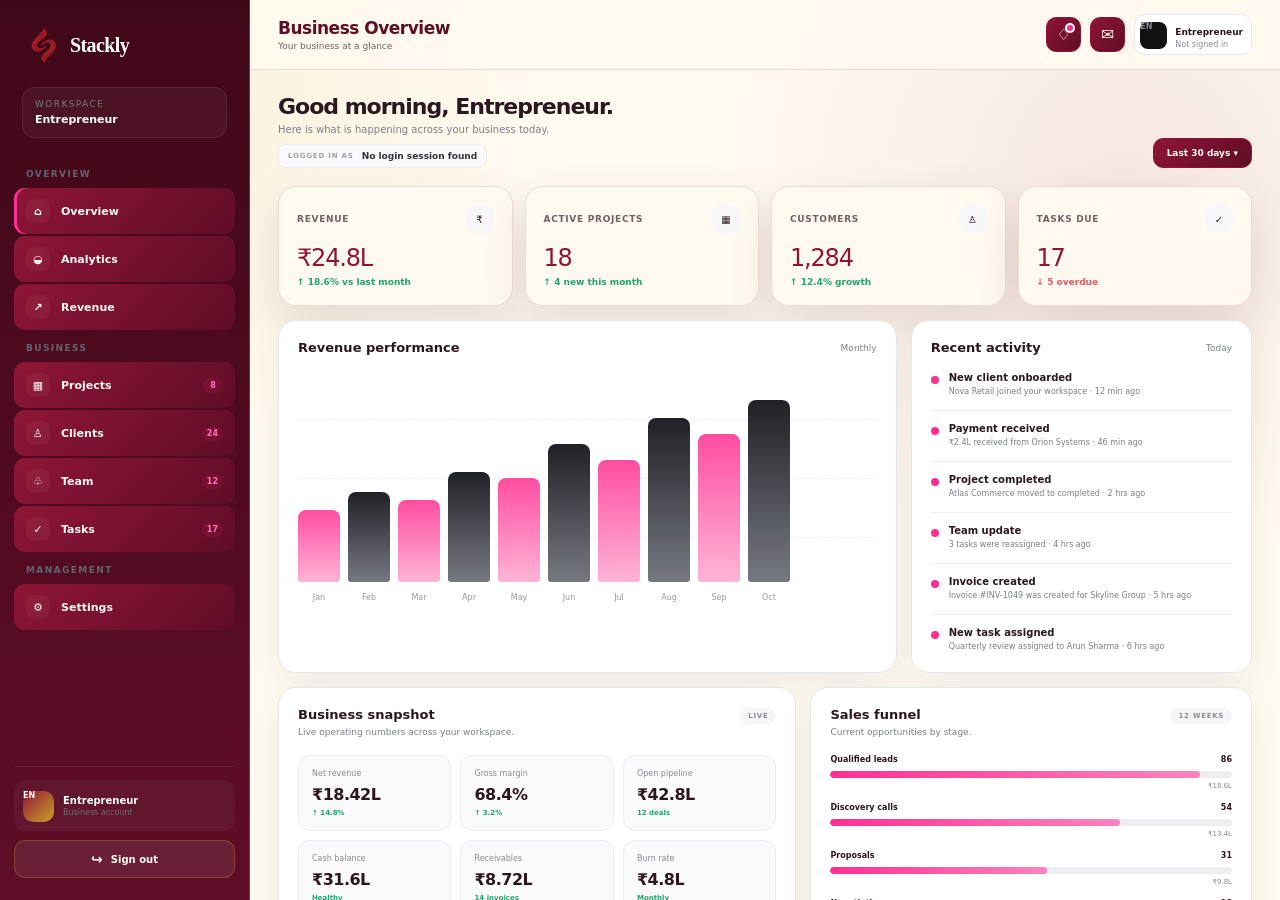
<file: entrepreneur-dashboard.html>
<!DOCTYPE html>
<html lang="en">
<head>
<meta charset="UTF-8">
<meta name="viewport" content="width=device-width,initial-scale=1.0">
<title>Entrepreneur Dashboard — Stackly</title>
<meta name="description" content="Stackly entrepreneur dashboard.">

<style>
:root{
  --db-bg:#f4f5f8;
  --db-panel:#fff;
  --db-text:#17181d;
  --db-muted:#7b7e88;
  --db-line:#e7e8ed;
  --db-pink:#ff2f92;
  --db-pink-dark:#d81d77;
  --db-green:#20a66a;
  --db-orange:#e99a25;
  --db-red:#e45867;
  --db-blue:#5671e9;
  --db-sidebar:250px;
  --db-radius:18px;
  --db-shadow:0 12px 35px rgba(20,22,28,.06);
}
*{box-sizing:border-box;margin:0;padding:0}
html,body{height:100%}
body{
  font-family:Inter,ui-sans-serif,system-ui,-apple-system,BlinkMacSystemFont,"Segoe UI",sans-serif;
  background:var(--db-bg);
  color:var(--db-text);
  overflow:hidden;
}
button,input,select{font:inherit}
button{cursor:pointer}
a{text-decoration:none;color:inherit}

.stackly-entrepreneur-dashboard{
  height:100vh;
  display:flex;
  overflow:hidden;
}

/* SIDEBAR */
.dashboard-sidebar{
  width:var(--db-sidebar);
  flex:0 0 var(--db-sidebar);
  height:100vh;
  padding:22px 14px;
  background:#101114;
  color:#fff;
  display:flex;
  flex-direction:column;
  border-right:1px solid #24252a;
  z-index:30;
}
.dashboard-brand{
  display:flex;
  align-items:center;
  gap:10px;
  padding:5px 10px 24px;
}
.dashboard-brand-mark{
  width:36px;height:36px;
  display:grid;place-items:center;
  border-radius:11px;
  color:#111;
  background:#fff;
  font-weight:950;
}
.dashboard-brand strong{font-size:20px;letter-spacing:-.8px}
.dashboard-role{
  margin:0 8px 18px;
  padding:11px 12px;
  border:1px solid rgba(255,255,255,.09);
  border-radius:13px;
  background:rgba(255,255,255,.045);
}
.dashboard-role small{
  display:block;
  color:#777982;
  font-size:9px;
  text-transform:uppercase;
  letter-spacing:1.4px;
}
.dashboard-role b{
  display:block;
  margin-top:4px;
  font-size:11px;
}
.dashboard-nav{
  flex:1;
  min-height:0;
  overflow-y:auto;
  overflow-x:hidden;
  padding:2px 0 12px;
}
.dashboard-nav::-webkit-scrollbar{width:4px}
.dashboard-nav::-webkit-scrollbar-thumb{background:#34353b;border-radius:99px}
.nav-heading{
  padding:11px 12px 7px;
  color:#62646d;
  font-size:9px;
  font-weight:850;
  letter-spacing:1.4px;
  text-transform:uppercase;
}
.dashboard-nav button{
  width:100%;
  display:flex;
  align-items:center;
  gap:11px;
  padding:11px 12px;
  margin:2px 0;
  border:0;
  border-radius:11px;
  background:transparent;
  color:#9698a0;
  text-align:left;
  font-size:11px;
  font-weight:700;
  transition:.2s ease;
}
.dashboard-nav button:hover{background:rgba(255,255,255,.06);color:#fff}
.dashboard-nav button.active{
  color:#fff;
  background:linear-gradient(90deg,rgba(255,47,146,.18),rgba(255,47,146,.06));
  box-shadow:inset 3px 0 0 var(--db-pink);
}
.nav-icon{
  width:24px;height:24px;
  display:grid;place-items:center;
  border-radius:8px;
  background:rgba(255,255,255,.045);
  font-size:11px;
  flex:0 0 24px;
}
.nav-count{
  margin-left:auto;
  min-width:20px;
  padding:3px 5px;
  border-radius:99px;
  text-align:center;
  color:#ff72b8;
  background:rgba(255,47,146,.10);
  font-size:8px;
}
.sidebar-bottom{
  border-top:1px solid rgba(255,255,255,.08);
  padding-top:13px;
}
.profile-mini{
  display:flex;
  align-items:center;
  gap:9px;
  padding:9px;
  border-radius:12px;
  background:rgba(255,255,255,.04);
}
.profile-avatar{
  width:31px;height:31px;
  display:grid;place-items:center;
  border-radius:10px;
  color:#fff;
  background:linear-gradient(135deg,#ff2f92,#733eff);
  font-size:10px;
  font-weight:850;
}
.profile-mini div{min-width:0}
.profile-mini b{display:block;font-size:10px;white-space:nowrap;overflow:hidden;text-overflow:ellipsis}
.profile-mini span{display:block;margin-top:2px;color:#6e7078;font-size:8px}
.sidebar-signout{
  width:100%;
  margin-top:9px;
  min-height:38px;
  display:flex;
  align-items:center;
  justify-content:center;
  gap:8px;
  border:1px solid rgba(255,255,255,.08);
  border-radius:11px;
  background:rgba(255,255,255,.035);
  color:#9a9ca4;
  font-size:10px;
  font-weight:750;
  transition:.2s ease;
}
.sidebar-signout:hover{
  color:#fff;
  border-color:rgba(255,47,146,.35);
  background:rgba(255,47,146,.10);
}
.sidebar-signout span{font-size:14px}
.dashboard-overlay{
  display:none;
  position:fixed;
  inset:0;
  z-index:25;
  background:rgba(5,6,8,.52);
  backdrop-filter:blur(2px);
}


/* MAIN APP */
.dashboard-main{
  min-width:0;
  flex:1;
  height:100vh;
  display:flex;
  flex-direction:column;
  overflow:hidden;
}
.dashboard-header{
  height:70px;
  flex:0 0 70px;
  display:flex;
  align-items:center;
  justify-content:space-between;
  gap:20px;
  padding:0 28px;
  background:rgba(255,255,255,.9);
  border-bottom:1px solid var(--db-line);
  backdrop-filter:blur(16px);
  z-index:20;
}
.mobile-menu{
  display:none;
  width:36px;height:36px;
  border:1px solid var(--db-line);
  border-radius:10px;
  background:#fff;
}
.header-left{display:flex;align-items:center;gap:14px;min-width:0}
.header-title h1{font-size:17px;letter-spacing:-.5px}
.header-title p{margin-top:3px;color:var(--db-muted);font-size:9px}
.header-right{display:flex;align-items:center;gap:9px}
.header-icon{
  width:35px;height:35px;
  display:grid;place-items:center;
  border:1px solid var(--db-line);
  border-radius:10px;
  background:#fff;
  color:#666972;
  position:relative;
}
.notification-dot{
  position:absolute;
  width:6px;height:6px;
  top:7px;right:7px;
  border-radius:50%;
  background:var(--db-pink);
  box-shadow:0 0 0 2px #fff;
}
.header-user{
  display:flex;align-items:center;gap:8px;
  padding:5px 8px 5px 5px;
  border:1px solid var(--db-line);
  border-radius:11px;
  background:#fff;
}
.header-avatar{
  width:27px;height:27px;
  display:grid;place-items:center;
  border-radius:8px;
  background:#111;
  color:#fff;
  font-size:9px;
  font-weight:800;
}
.header-user b{font-size:9px}
.header-user span{display:block;color:#888b94;font-size:8px;margin-top:1px}

/* SCROLLABLE CONTENT */
.dashboard-scroll{
  flex:1;
  min-height:0;
  overflow-y:auto;
  overflow-x:hidden;
  padding:24px 28px 45px;
  scroll-behavior:smooth;
}
.dashboard-scroll::-webkit-scrollbar{width:8px}
.dashboard-scroll::-webkit-scrollbar-thumb{background:#cfd1d7;border-radius:99px}
.dashboard-section{
  display:none;
  animation:sectionIn .28s ease both;
}
.dashboard-section.active{display:block}
@keyframes sectionIn{
  from{opacity:0;transform:translateY(8px)}
  to{opacity:1;transform:none}
}
.section-heading{
  display:flex;
  justify-content:space-between;
  align-items:flex-end;
  gap:20px;
  margin-bottom:18px;
}
.section-heading h2{font-size:22px;letter-spacing:-1px}
.section-heading p{margin-top:5px;color:var(--db-muted);font-size:10px}
.heading-action{
  padding:9px 13px;
  border:1px solid var(--db-line);
  border-radius:10px;
  background:#fff;
  color:#555861;
  font-size:9px;
  font-weight:800;
}
.logged-in-id{
  display:inline-flex;
  align-items:center;
  gap:8px;
  margin-top:9px;
  padding:6px 9px;
  border:1px solid #ececf1;
  border-radius:8px;
  background:#fafafd;
  max-width:100%;
}
.logged-in-id span{
  color:#a0a2a9;
  font-size:7px;
  font-weight:850;
  letter-spacing:.8px;
}
.logged-in-id strong{
  color:#33353b;
  font-size:9px;
  font-weight:750;
  overflow:hidden;
  text-overflow:ellipsis;
  white-space:nowrap;
}


/* CARDS */
.card{
  background:var(--db-panel);
  border:1px solid var(--db-line);
  border-radius:var(--db-radius);
  box-shadow:var(--db-shadow);
}
.stats-grid{
  display:grid;
  grid-template-columns:repeat(4,1fr);
  gap:12px;
}
.stat-card{padding:18px}
.stat-top{display:flex;align-items:center;justify-content:space-between}
.stat-label{color:var(--db-muted);font-size:9px;font-weight:750;text-transform:uppercase;letter-spacing:.7px}
.stat-icon{
  width:28px;height:28px;
  display:grid;place-items:center;
  border-radius:9px;
  background:#f7f7f9;
  font-size:10px;
}
.stat-value{margin-top:11px;font-size:24px;letter-spacing:-1.2px}
.stat-change{margin-top:5px;font-size:9px;font-weight:750}
.up{color:var(--db-green)}
.down{color:var(--db-red)}

.dashboard-subgrid{
  display:grid;
  grid-template-columns:repeat(5,minmax(0,1fr));
  gap:10px;
  margin-bottom:14px;
}
.mini-panel{
  min-height:126px;
  padding:15px;
  display:flex;
  flex-direction:column;
  overflow:hidden;
}
.mini-panel h3{
  color:#7e8189;
  font-size:8px;
  text-transform:uppercase;
  letter-spacing:.75px;
}
.mini-panel strong{
  margin-top:10px;
  font-size:19px;
  letter-spacing:-.7px;
}
.mini-panel span{
  margin-top:5px;
  color:#92949c;
  font-size:8px;
  line-height:1.45;
}
.mini-panel b{
  margin-top:auto;
  padding-top:9px;
  color:#666971;
  font-size:8px;
}

.extra-dashboard-stack{
  display:grid;
  gap:14px;
  margin-top:14px;
}
.wide-data-card,.data-table-card,.timeline-card,.notice-list{
  padding:19px;
}
.wide-card-head{
  display:flex;
  align-items:flex-start;
  justify-content:space-between;
  gap:14px;
  margin-bottom:16px;
}
.wide-card-head h3{font-size:13px}
.wide-card-head p{margin-top:4px;color:var(--db-muted);font-size:9px;line-height:1.5}
.data-period{
  padding:5px 8px;
  border-radius:99px;
  background:#f6f6f8;
  color:#8b8d95;
  font-size:7px;
  font-weight:850;
  letter-spacing:.7px;
}
.metric-row{
  display:grid;
  grid-template-columns:150px 90px minmax(100px,1fr) 45px;
  align-items:center;
  gap:12px;
  min-height:48px;
  border-top:1px solid #f0f0f3;
}
.metric-row:first-of-type{border-top:0}
.metric-row span{font-size:9px;font-weight:700}
.metric-row b{font-size:9px}
.metric-row small{color:#85878f;font-size:8px;text-align:right}
.metric-bar{
  height:7px;
  border-radius:99px;
  background:#eeeef2;
  overflow:hidden;
}
.metric-bar em{
  display:block;
  height:100%;
  border-radius:99px;
  background:linear-gradient(90deg,#ff2f92,#ff83bd);
}
.timeline-item{
  display:grid;
  grid-template-columns:55px 1fr auto;
  gap:12px;
  align-items:center;
  min-height:48px;
  border-top:1px solid #f0f0f3;
}
.timeline-item:first-of-type{border-top:0}
.timeline-item b{font-size:9px;color:#ff2f92}
.timeline-item span{font-size:9px;font-weight:750}
.timeline-item small{color:#898b93;font-size:8px;text-align:right}
.notice{
  display:grid;
  grid-template-columns:180px 1fr auto;
  gap:12px;
  align-items:center;
  min-height:50px;
  padding:10px 0;
  border-top:1px solid #f0f0f3;
}
.notice:first-of-type{border-top:0}
.notice strong{font-size:9px}
.notice span{color:#85878f;font-size:8px;line-height:1.5}
.notice b{font-size:8px;color:#666971;white-space:nowrap}
.analytics-row{
  display:grid;
  grid-template-columns:145px 110px 130px minmax(120px,1fr);
  align-items:center;
  gap:12px;
  min-height:50px;
  border-top:1px solid #f0f0f3;
}
.analytics-row:first-of-type{border-top:0}
.analytics-row strong{font-size:9px}
.analytics-row span,.analytics-row b{font-size:8px;color:#777a82}
.analytics-row i{
  height:7px;
  border-radius:99px;
  overflow:hidden;
  background:#eeeef2;
}
.analytics-row i em{
  display:block;
  height:100%;
  border-radius:99px;
  background:linear-gradient(90deg,#111216,#ff2f92);
}
.mini-data-table{width:100%;overflow-x:auto}
.mini-row{
  display:grid;
  grid-template-columns:1.5fr 1fr 1fr 1fr;
  min-width:560px;
  min-height:43px;
  align-items:center;
  border-top:1px solid #f0f0f3;
}
.mini-row span{font-size:8px}
.mini-row.header span{
  color:#8b8d95;
  font-size:7px;
  font-weight:850;
  text-transform:uppercase;
  letter-spacing:.7px;
}
.behaviour-grid,.portfolio-grid{
  display:grid;
  grid-template-columns:repeat(5,1fr);
  gap:10px;
}
.behaviour-grid div,.portfolio-grid div{
  padding:15px 12px;
  border:1px solid #ececf0;
  border-radius:12px;
  background:#fafafd;
}
.behaviour-grid b,.portfolio-grid b{
  display:block;
  font-size:17px;
  letter-spacing:-.5px;
}
.behaviour-grid span,.portfolio-grid span{
  display:block;
  margin-top:4px;
  color:#888b93;
  font-size:8px;
}
.age-grid{
  display:grid;
  grid-template-columns:repeat(4,1fr);
  gap:12px;
}
.age-grid div{
  padding:13px;
  border:1px solid #ececf0;
  border-radius:12px;
  background:#fafafd;
}
.age-grid span,.age-grid b{display:block;font-size:9px}
.age-grid b{margin-top:8px;font-size:15px}
.age-grid i{
  display:block;
  height:6px;
  margin-top:10px;
  border-radius:99px;
  background:#eeeef2;
  overflow:hidden;
}
.age-grid i em{
  display:block;
  height:100%;
  background:#ff2f92;
  border-radius:99px;
}
.expense-row{
  display:grid;
  grid-template-columns:1fr 100px 50px;
  min-height:43px;
  align-items:center;
  border-top:1px solid #f0f0f3;
}
.expense-row span{font-size:9px}
.expense-row b{font-size:9px}
.expense-row small{font-size:8px;color:#888b93;text-align:right}

.dashboard-grid{
  display:grid;
  grid-template-columns:1.45fr .8fr;
  gap:14px;
  margin-top:14px;
}
.panel{padding:19px}
.panel-title{
  display:flex;
  justify-content:space-between;
  align-items:center;
  gap:12px;
  margin-bottom:17px;
}
.panel-title h3{font-size:13px}
.panel-title span{color:var(--db-muted);font-size:9px}

.chart{
  height:235px;
  position:relative;
  display:flex;
  align-items:flex-end;
  gap:8px;
  padding:10px 0 25px;
}
.chart-line{
  position:absolute;
  left:0;right:0;
  border-top:1px dashed #ececf0;
}
.chart-line.l1{top:20%}
.chart-line.l2{top:45%}
.chart-line.l3{top:70%}
.bar{
  flex:1;
  min-width:10px;
  max-width:42px;
  height:var(--h);
  border-radius:8px 8px 3px 3px;
  background:linear-gradient(180deg,#ff4da1,#ffb4d7);
  position:relative;
  z-index:1;
}
.bar:nth-child(odd){background:linear-gradient(180deg,#202126,#777981)}
.bar span{
  position:absolute;
  bottom:-20px;
  left:50%;
  transform:translateX(-50%);
  color:#9699a1;
  font-size:8px;
}
.activity-list{display:grid;gap:12px}
.activity{
  display:flex;gap:10px;align-items:flex-start;
  padding-bottom:12px;
  border-bottom:1px solid #f0f0f3;
}
.activity:last-child{border-bottom:0;padding-bottom:0}
.activity-dot{
  width:8px;height:8px;
  flex:0 0 8px;
  margin-top:4px;
  border-radius:50%;
  background:var(--db-pink);
}
.activity b{display:block;font-size:10px}
.activity span{display:block;margin-top:3px;color:var(--db-muted);font-size:8px;line-height:1.5}

/* TABLES */
.table-card{overflow:hidden}
.table-wrap{
  width:100%;
  overflow:auto;
}
.data-table{
  width:100%;
  min-width:650px;
  border-collapse:collapse;
}
.data-table th{
  padding:12px 16px;
  background:#fafafd;
  color:#85878f;
  text-align:left;
  font-size:8px;
  text-transform:uppercase;
  letter-spacing:.8px;
}
.data-table td{
  padding:14px 16px;
  border-top:1px solid #f0f0f3;
  font-size:9px;
}
.data-table td strong{font-size:9px}
.status{
  display:inline-flex;
  padding:5px 8px;
  border-radius:99px;
  font-size:8px;
  font-weight:800;
}
.status.active{color:#188654;background:#eaf8f1}
.status.pending{color:#ae7118;background:#fff5df}
.status.closed{color:#8b4a54;background:#fcecef}
.avatar{
  width:28px;height:28px;
  display:inline-grid;place-items:center;
  margin-right:7px;
  vertical-align:middle;
  border-radius:9px;
  background:#ececf1;
  font-size:8px;
  font-weight:800;
}

/* PROJECT CARDS */
.project-grid{
  display:grid;
  grid-template-columns:repeat(3,1fr);
  gap:12px;
}
.project-card{padding:18px}
.project-top{display:flex;justify-content:space-between;gap:10px}
.project-card h3{font-size:12px}
.project-card p{margin-top:6px;color:var(--db-muted);font-size:9px;line-height:1.5}
.project-progress{margin-top:17px}
.progress-meta{display:flex;justify-content:space-between;color:#878a92;font-size:8px}
.progress-track{height:6px;margin-top:6px;border-radius:99px;background:#eeeef2;overflow:hidden}
.progress-track i{display:block;height:100%;width:var(--progress);border-radius:99px;background:var(--db-pink)}
.project-footer{display:flex;justify-content:space-between;align-items:center;margin-top:15px}
.project-people{display:flex}
.project-people span{
  width:22px;height:22px;
  margin-right:-5px;
  display:grid;place-items:center;
  border:2px solid #fff;
  border-radius:50%;
  background:#dddde3;
  font-size:7px;
}

/* REVENUE / KPI */
.kpi-grid{display:grid;grid-template-columns:repeat(3,1fr);gap:12px}
.kpi-card{padding:18px}
.kpi-card h3{font-size:10px;color:var(--db-muted)}
.kpi-card strong{display:block;margin-top:9px;font-size:23px;letter-spacing:-1px}
.kpi-card small{display:block;margin-top:4px;color:#888b93;font-size:8px}
.goal{
  margin-top:14px;
  padding:18px;
  border-radius:16px;
  background:#111216;
  color:#fff;
}
.goal-head{display:flex;justify-content:space-between;font-size:9px}
.goal p{margin-top:5px;color:#8e9098;font-size:8px}
.goal-track{height:7px;margin-top:15px;background:#2c2d32;border-radius:99px;overflow:hidden}
.goal-track i{display:block;width:74%;height:100%;background:linear-gradient(90deg,#ff2f92,#ff7fbd);border-radius:99px}

/* SETTINGS */
.settings-grid{display:grid;grid-template-columns:1fr 1fr;gap:14px}
.settings-card{padding:20px}
.settings-card h3{font-size:12px}
.settings-card p{margin-top:5px;color:var(--db-muted);font-size:9px;line-height:1.5}
.settings-field{margin-top:15px}
.settings-field label{display:block;margin-bottom:6px;font-size:9px;font-weight:800}
.settings-field input,.settings-field select{
  width:100%;height:42px;
  border:1px solid var(--db-line);
  border-radius:10px;
  background:#fafafd;
  padding:0 11px;
  outline:none;
  font-size:10px;
}
.save-btn{
  margin-top:15px;
  padding:10px 14px;
  border:0;
  border-radius:10px;
  background:#111216;
  color:#fff;
  font-size:9px;
  font-weight:800;
}

/* MOBILE */
@media(max-width:1050px){
  :root{--db-sidebar:220px}
  .stats-grid{grid-template-columns:repeat(2,1fr)}
  .dashboard-grid{grid-template-columns:1fr}
  .project-grid{grid-template-columns:repeat(2,1fr)}
}
@media(max-width:760px){
  body{overflow:hidden}
  .dashboard-sidebar{
    position:fixed;
    left:0;top:0;bottom:0;
    width:min(290px,86vw);
    transform:translateX(-110%);
    transition:transform .28s cubic-bezier(.22,.61,.36,1);
    box-shadow:22px 0 60px rgba(0,0,0,.28);
    z-index:40;
  }
  .dashboard-sidebar.open{transform:translateX(0)}
  .dashboard-sidebar.open + .dashboard-overlay{display:block}
  .dashboard-overlay{
    z-index:35;
  }
  .dashboard-main{width:100%;min-width:0}
  .dashboard-header{
    height:62px;
    flex-basis:62px;
    padding:0 12px;
    position:relative;
    z-index:30;
  }
  .mobile-menu{
    display:grid;
    place-items:center;
    flex:0 0 36px;
    font-size:16px;
    color:#22242a;
  }
  .mobile-menu.is-open{background:#111216;color:#fff}
  .header-left{gap:9px}
  .header-title{min-width:0}
  .header-title h1{
    font-size:14px;
    white-space:nowrap;
    overflow:hidden;
    text-overflow:ellipsis;
  }
  .header-title p{display:none}
  .header-user{
    padding:4px;
    border:0;
    background:transparent;
  }
  .header-user div{display:none}
  .header-icon{display:none}
  .dashboard-scroll{padding:18px 13px 35px}
  .dashboard-subgrid{grid-template-columns:repeat(2,minmax(0,1fr));gap:9px}
  .mini-panel{min-height:118px}
  .stats-grid{grid-template-columns:1fr 1fr;gap:9px}
  .stat-card{padding:14px}
  .stat-value{font-size:20px}
  .project-grid{grid-template-columns:1fr}
  .kpi-grid{grid-template-columns:1fr}
  .settings-grid{grid-template-columns:1fr}
  .section-heading{gap:12px}
  .logged-in-id{max-width:calc(100vw - 30px)}
}
@media(max-width:430px){
  .dashboard-subgrid{grid-template-columns:1fr}
  .stats-grid{grid-template-columns:1fr}
  .section-heading{align-items:flex-start;flex-direction:column}
  .header-icon{display:none}
  .heading-action{width:100%;text-align:center}
  .section-heading h2{font-size:20px}
  .dashboard-scroll{padding-left:11px;padding-right:11px}
  .data-table{min-width:680px}
}

@media(max-width:760px){
  .metric-row{grid-template-columns:1fr 65px;gap:8px;padding:8px 0}
  .metric-row .metric-bar{grid-column:1 / -1}
  .metric-row small{display:none}
  .analytics-row{grid-template-columns:1fr 80px;gap:7px;padding:8px 0}
  .analytics-row i{grid-column:1 / -1}
  .analytics-row b{display:none}
  .notice{grid-template-columns:1fr auto;gap:7px}
  .notice span{grid-column:1 / -1}
  .notice b{grid-column:2;grid-row:1}
  .timeline-item{grid-template-columns:48px 1fr}
  .timeline-item small{grid-column:2;text-align:left}
  .behaviour-grid,.portfolio-grid{grid-template-columns:repeat(2,1fr)}
  .age-grid{grid-template-columns:1fr 1fr}
  .wide-data-card,.data-table-card,.timeline-card,.notice-list{padding:15px}
}
@media(max-width:430px){
  .behaviour-grid,.portfolio-grid,.age-grid{grid-template-columns:1fr}
}


/* ===== EXTENDED OVERVIEW DATA ===== */
.overview-data-grid{display:grid;grid-template-columns:1.08fr .92fr;gap:14px;margin-top:14px}
.overview-three-grid{display:grid;grid-template-columns:repeat(3,1fr);gap:14px;margin-top:14px}
.overview-data-card{padding:19px;min-width:0}
.overview-wide-card{margin-top:14px}
.overview-card-head{display:flex;justify-content:space-between;align-items:flex-start;gap:12px;margin-bottom:15px}
.overview-card-head h3{font-size:13px}
.overview-card-head p{margin-top:4px;color:var(--db-muted);font-size:9px;line-height:1.5}
.overview-card-head>span{padding:5px 8px;border-radius:99px;background:#f6f6f8;color:#8b8d95;font-size:7px;font-weight:850;letter-spacing:.7px;white-space:nowrap}
.overview-kpi-grid{display:grid;grid-template-columns:repeat(3,1fr);gap:9px}
.overview-kpi-grid>div{padding:13px;border:1px solid #ececf0;border-radius:12px;background:#fafafd}
.overview-kpi-grid small{display:block;color:#898b93;font-size:8px}
.overview-kpi-grid strong{display:block;margin-top:7px;font-size:16px;letter-spacing:-.5px}
.overview-kpi-grid em{display:block;margin-top:5px;color:var(--db-green);font-size:7px;font-style:normal;font-weight:800}
.funnel-list>div,.capacity-list>div,.target-list>div{margin-top:13px}
.funnel-list label,.capacity-list label,.target-list label{display:flex;justify-content:space-between;gap:10px;font-size:8px;font-weight:750}
.funnel-list label b,.capacity-list label b,.target-list label b{font-size:8px}
.funnel-list i,.capacity-list i,.target-list i,.resource-list i{display:block;height:7px;margin-top:7px;border-radius:99px;background:#eeeef2;overflow:hidden}
.funnel-list em,.capacity-list em,.target-list em,.resource-list em{display:block;height:100%;border-radius:99px;background:linear-gradient(90deg,#ff2f92,#ff83bd)}
.funnel-list small,.target-list small{display:block;margin-top:4px;color:#888b93;font-size:7px;text-align:right}
.finance-list>div{display:grid;grid-template-columns:1fr auto auto;align-items:center;gap:12px;min-height:39px;border-top:1px solid #f0f0f3}
.finance-list>div:first-child{border-top:0}
.finance-list span{font-size:8px;color:#777a82}
.finance-list strong{font-size:9px}
.finance-list b{font-size:7px;color:#777a82}
.finance-list .positive{color:var(--db-green)}
.finance-list .warning{color:var(--db-orange)}
.delivery-list>div{display:grid;grid-template-columns:1.15fr .8fr 55px;gap:10px;align-items:center;padding:9px 0;border-top:1px solid #f0f0f3}
.delivery-list>div:first-child{border-top:0}
.delivery-list span b{display:block;font-size:8px}
.delivery-list span small{display:block;margin-top:3px;color:#898b93;font-size:7px}
.delivery-list i{height:6px;border-radius:99px;background:#eeeef2;overflow:hidden}
.delivery-list i em{display:block;height:100%;border-radius:99px;background:linear-gradient(90deg,#111216,#ff2f92)}
.delivery-list strong{font-size:7px;color:#777a82;text-align:right}
.overview-schedule>div{display:grid;grid-template-columns:58px 1fr 58px;gap:14px;align-items:center;min-height:52px;border-top:1px solid #f0f0f3}
.overview-schedule>div:first-child{border-top:0}
.overview-schedule time{font-size:8px;font-weight:850;color:#ff2f92}
.overview-schedule b{display:block;font-size:9px}
.overview-schedule span{display:block;margin-top:3px;color:#888b93;font-size:8px}
.overview-schedule em{justify-self:end;padding:5px 7px;border-radius:99px;background:#f6f6f8;color:#777a82;font-size:7px;font-style:normal;font-weight:800}
.client-rank-list>div{display:grid;grid-template-columns:25px 1fr auto;gap:9px;align-items:center;padding:10px 0;border-top:1px solid #f0f0f3}
.client-rank-list>div:first-child{border-top:0}
.client-rank-list>b{font-size:7px;color:#a0a2a9}
.client-rank-list span{font-size:8px;font-weight:750}
.client-rank-list span small{display:block;margin-top:3px;color:#898b93;font-size:7px;font-weight:500}
.client-rank-list strong{font-size:8px}
.capacity-list label{font-size:8px}
.priority-list>div{display:grid;grid-template-columns:9px 1fr auto;gap:9px;align-items:center;padding:9px 0;border-top:1px solid #f0f0f3}
.priority-list>div:first-child{border-top:0}
.priority-list span{font-size:8px;font-weight:750}
.priority-list span small{display:block;margin-top:3px;color:#898b93;font-size:7px;font-weight:500}
.priority-list b{font-size:7px;color:#777a82}
.priority-dot{width:7px;height:7px;border-radius:50%;display:block}
.priority-dot.high{background:#e45867}.priority-dot.medium{background:#e99a25}.priority-dot.low{background:#5671e9}
.overview-activity-table{width:100%;overflow:auto}
.overview-table-row{display:grid;grid-template-columns:2fr .8fr .8fr .8fr .5fr;gap:12px;align-items:center;min-width:650px;min-height:49px;border-top:1px solid #f0f0f3}
.overview-table-row.head{min-height:30px;border-top:0}
.overview-table-row.head span{color:#8b8d95;font-size:7px;font-weight:850;text-transform:uppercase;letter-spacing:.6px}
.overview-table-row>span,.overview-table-row>strong,.overview-table-row>time{font-size:8px}
.overview-table-row>span b{display:block;font-size:8px}
.overview-table-row>span small{display:block;margin-top:3px;color:#898b93;font-size:7px}
.overview-table-row strong{color:var(--db-green);font-size:7px}
.overview-table-row strong.risk{color:var(--db-red)}
.overview-table-row time{color:#898b93}
.health-list>div{display:grid;grid-template-columns:1fr auto auto;gap:10px;align-items:center;min-height:39px;border-top:1px solid #f0f0f3}
.health-list>div:first-child{border-top:0}
.health-list span{font-size:8px;color:#777a82}.health-list strong{font-size:9px}.health-list em{font-size:7px;color:#888b93;font-style:normal}
.resource-list>div{display:grid;grid-template-columns:1fr 34px;gap:8px;align-items:center;margin-top:13px}
.resource-list span{font-size:8px}.resource-list strong{font-size:8px;text-align:right}
.resource-list i{grid-column:1/-1;margin-top:0}
.target-list small{font-size:7px}
@media(max-width:1050px){
 .overview-three-grid{grid-template-columns:1fr 1fr}
 .overview-three-grid>.overview-data-card:last-child{grid-column:1/-1}
}
@media(max-width:760px){
 .overview-data-grid{grid-template-columns:1fr}
 .overview-three-grid{grid-template-columns:1fr}
 .overview-three-grid>.overview-data-card:last-child{grid-column:auto}
 .overview-kpi-grid{grid-template-columns:repeat(2,1fr)}
 .overview-schedule>div{grid-template-columns:48px 1fr 55px;gap:9px}
}
@media(max-width:430px){
 .overview-kpi-grid{grid-template-columns:1fr}
 .overview-data-card{padding:15px}
 .overview-schedule>div{grid-template-columns:1fr auto;gap:6px;padding:9px 0}
 .overview-schedule time{grid-column:1/-1}
 .overview-schedule em{grid-column:2;grid-row:2}
 .delivery-list>div{grid-template-columns:1fr 52px}
 .delivery-list i{grid-column:1}
 .delivery-list strong{grid-column:2;grid-row:1/3}
}
</style>

<style id="stackly-cherry-gold-ivory-palette">
:root{
  --cherry:#8f1537;
  --cherry-dark:#5f0d26;
  --cherry-deep:#3f0819;
  --cherry-soft:#b52a50;
  --gold:#c9a227;
  --gold-light:#e4c766;
  --gold-pale:#f4e7b5;
  --ivory:#fffaf0;
  --ivory-deep:#f6eedc;
  --ink:#2b1720;
  --muted:#765f67;
  --line:rgba(143,21,55,.14);
  --shadow:0 18px 45px rgba(63,8,25,.12);
}
body{
  background:
    radial-gradient(circle at 12% 8%, rgba(201,162,39,.10), transparent 28%),
    radial-gradient(circle at 88% 20%, rgba(143,21,55,.08), transparent 30%),
    var(--ivory) !important;
  color:var(--ink) !important;
}
.dashboard-shell,
.dashboard-main,
.dashboard-content{
  background:transparent !important;
}
.dashboard-sidebar{
  background:linear-gradient(180deg,var(--cherry-deep),var(--cherry-dark)) !important;
  border-right:1px solid rgba(201,162,39,.35) !important;
}
.sidebar-brand,
.sidebar-logo{
  color:var(--ivory) !important;
}
.sidebar-brand span,
.sidebar-logo span{
  color:var(--gold-light) !important;
}
.sidebar-nav button,
.sidebar-link{
  color:rgba(255,250,240,.78) !important;
}
.sidebar-nav button:hover,
.sidebar-nav button.active,
.sidebar-link:hover,
.sidebar-link.active{
  background:linear-gradient(90deg,rgba(201,162,39,.18),rgba(143,21,55,.45)) !important;
  color:var(--ivory) !important;
  border-color:rgba(201,162,39,.35) !important;
}
.sidebar-nav button.active::before,
.sidebar-link.active::before{
  background:var(--gold) !important;
}
.dashboard-header,
.dashboard-topbar{
  background:rgba(255,250,240,.88) !important;
  border-bottom:1px solid var(--line) !important;
}
.dashboard-header h1,
.dashboard-topbar h1,
.section-title,
.card-title{
  color:var(--cherry-dark) !important;
}
.dashboard-header p,
.section-subtitle,
.muted,
.card-subtitle{
  color:var(--muted) !important;
}
.dashboard-card,
.data-card,
.wide-data-card,
.data-table-card,
.timeline-card,
.mini-panel,
.stat-card,
.metric-card,
.chart-card,
.table-card,
.settings-card,
.overview-card{
  background:rgba(255,250,240,.94) !important;
  border:1px solid var(--line) !important;
  box-shadow:var(--shadow) !important;
}
.dashboard-card:hover,
.data-card:hover,
.wide-data-card:hover,
.mini-panel:hover,
.stat-card:hover,
.metric-card:hover{
  border-color:rgba(201,162,39,.45) !important;
}
.kpi-value,
.metric-value,
.stat-value,
.card-value,
.big-number{
  color:var(--cherry) !important;
}
.kpi-label,
.metric-label,
.stat-label,
.card-label{
  color:var(--muted) !important;
}
button,
.primary-btn,
.dashboard-btn,
.btn-primary{
  background:linear-gradient(135deg,var(--cherry),var(--cherry-dark)) !important;
  color:var(--ivory) !important;
  border-color:var(--cherry) !important;
}
button:hover,
.primary-btn:hover,
.dashboard-btn:hover,
.btn-primary:hover{
  background:linear-gradient(135deg,var(--cherry-soft),var(--cherry)) !important;
  box-shadow:0 10px 24px rgba(143,21,55,.22) !important;
}
.secondary-btn,
.btn-secondary{
  background:var(--ivory) !important;
  color:var(--cherry) !important;
  border:1px solid rgba(201,162,39,.65) !important;
}
.secondary-btn:hover,
.btn-secondary:hover{
  background:var(--gold-pale) !important;
}
.badge,
.status-badge,
.data-period,
.tag,
.chip{
  background:rgba(201,162,39,.14) !important;
  color:var(--cherry-dark) !important;
  border-color:rgba(201,162,39,.32) !important;
}
.progress,
.metric-track,
.bar-track{
  background:#eadfc8 !important;
}
.progress > span,
.metric-bar > span,
.bar-fill{
  background:linear-gradient(90deg,var(--cherry),var(--gold)) !important;
}
.chart-line,
.chart-accent{
  stroke:var(--cherry) !important;
}
.chart-fill{
  fill:rgba(143,21,55,.12) !important;
}
.gold,
.accent-gold{
  color:var(--gold) !important;
}
.cherry,
.accent-cherry{
  color:var(--cherry) !important;
}
table thead,
.mini-data-table thead{
  background:var(--ivory-deep) !important;
}
table th,
.mini-data-table th{
  color:var(--cherry-dark) !important;
}
table td,
.mini-data-table td{
  border-color:var(--line) !important;
  color:var(--ink) !important;
}
.form-control,
input,
select,
textarea{
  background:#fffdf7 !important;
  color:var(--ink) !important;
  border-color:rgba(143,21,55,.18) !important;
}
.form-control:focus,
input:focus,
select:focus,
textarea:focus{
  border-color:var(--gold) !important;
  box-shadow:0 0 0 3px rgba(201,162,39,.14) !important;
}
.avatar,
.user-avatar,
.profile-avatar{
  background:linear-gradient(135deg,var(--cherry),var(--gold)) !important;
  color:var(--ivory) !important;
}
.sidebar-signout{
  background:rgba(255,250,240,.08) !important;
  color:var(--ivory) !important;
  border:1px solid rgba(201,162,39,.28) !important;
}
.sidebar-signout:hover{
  background:rgba(201,162,39,.16) !important;
  border-color:var(--gold) !important;
}
.notice,
.attention-item{
  border-left-color:var(--gold) !important;
  background:rgba(201,162,39,.06) !important;
}
.timeline-dot{
  background:var(--cherry) !important;
  border-color:var(--gold) !important;
}
.dashboard-overlay{
  background:rgba(63,8,25,.62) !important;
}
@media(max-width:760px){
  .dashboard-header,
  .dashboard-topbar{
    background:rgba(255,250,240,.96) !important;
  }
}
</style>


<style id="stackly-about-logo-treatment">
  .dashboard-brand{
    display:flex;
    align-items:center;
    gap:10px;
    padding:5px 10px 24px;
  }
  .dashboard-brand-mark.stackly-dashboard-logo{
    width:36px !important;
    height:36px !important;
    flex:0 0 36px !important;
    display:block !important;
    object-fit:contain !important;
    object-position:center !important;
    border-radius:0 !important;
    background:transparent !important;
    color:inherit !important;
    filter:
      brightness(0)
      saturate(100%)
      invert(17%)
      sepia(78%)
      saturate(2544%)
      hue-rotate(340deg)
      brightness(83%)
      contrast(99%);
  }
  .dashboard-brand strong{
    color:#fff !important;
    font-family:Fraunces, Georgia, serif !important;
    font-weight:600 !important;
    letter-spacing:-.03em !important;
  }
  @media(max-width:760px){
    .dashboard-brand-mark.stackly-dashboard-logo{
      width:36px !important;
      height:36px !important;
      flex-basis:36px !important;
    }
  }
</style>

</head>

<body>
<div class="stackly-entrepreneur-dashboard">

<aside class="dashboard-sidebar" id="dashboardSidebar">
  <div class="dashboard-brand">
    <img class="dashboard-brand-mark stackly-dashboard-logo" src="assets/img/logo.webp" alt="Stackly">
    <strong>Stackly</strong>
  </div>

  <div class="dashboard-role">
    <small>Workspace</small>
    <b>Entrepreneur</b>
  </div>

  <nav class="dashboard-nav" id="dashboardNav">
    <div class="nav-heading">Overview</div>
    <button class="active" data-section="overview"><span class="nav-icon">⌂</span>Overview</button>
    <button data-section="analytics"><span class="nav-icon">◒</span>Analytics</button>
    <button data-section="revenue"><span class="nav-icon">↗</span>Revenue</button>

    <div class="nav-heading">Business</div>
    <button data-section="projects"><span class="nav-icon">▦</span>Projects<span class="nav-count">8</span></button>
    <button data-section="clients"><span class="nav-icon">♙</span>Clients<span class="nav-count">24</span></button>
    <button data-section="team"><span class="nav-icon">♧</span>Team<span class="nav-count">12</span></button>
    <button data-section="tasks"><span class="nav-icon">✓</span>Tasks<span class="nav-count">17</span></button>

    <div class="nav-heading">Management</div>
    <button data-section="settings"><span class="nav-icon">⚙</span>Settings</button>
  </nav>

  <div class="sidebar-bottom">
    <div class="profile-mini">
      <span class="profile-avatar" id="sidebarAvatar">EN</span>
      <div>
        <b id="sidebarName">Entrepreneur</b>
        <span id="sidebarEmail">Business account</span>
      </div>
    </div>
    <button class="sidebar-signout" id="signOutButton" type="button">
      <span>↪</span> Sign out
    </button>
  </div>
</aside>

<div class="dashboard-overlay" id="dashboardOverlay"></div>

<main class="dashboard-main">

<header class="dashboard-header">
  <div class="header-left">
    <button class="mobile-menu" id="mobileMenu" aria-label="Open menu">☰</button>
    <div class="header-title">
      <h1 id="headerTitle">Business Overview</h1>
      <p id="headerSubtitle">Your business at a glance</p>
    </div>
  </div>

  <div class="header-right">
    <button class="header-icon" aria-label="Notifications">♢<i class="notification-dot"></i></button>
    <button class="header-icon" aria-label="Messages">✉</button>
    <div class="header-user">
      <span class="header-avatar" id="headerAvatar">EN</span>
      <div>
        <b id="headerName">Entrepreneur</b>
        <span id="headerEmail">Business account</span>
      </div>
    </div>
  </div>
</header>

<div class="dashboard-scroll" id="dashboardScroll">

<!-- OVERVIEW -->
<section class="dashboard-section active" data-page="overview">
  <div class="section-heading">
    <div>
      <h2>Good morning, <span id="welcomeName">Entrepreneur</span>.</h2>
      <p>Here is what is happening across your business today.</p>
      <div class="logged-in-id"><span>LOGGED IN AS</span><strong id="overviewEmail">Business account</strong></div>
    </div>
    <button class="heading-action">Last 30 days ▾</button>
  </div>

  <div class="stats-grid">
    <div class="card stat-card">
      <div class="stat-top"><span class="stat-label">Revenue</span><span class="stat-icon">₹</span></div>
      <div class="stat-value">₹24.8L</div>
      <div class="stat-change up">↑ 18.6% vs last month</div>
    </div>
    <div class="card stat-card">
      <div class="stat-top"><span class="stat-label">Active Projects</span><span class="stat-icon">▦</span></div>
      <div class="stat-value">18</div>
      <div class="stat-change up">↑ 4 new this month</div>
    </div>
    <div class="card stat-card">
      <div class="stat-top"><span class="stat-label">Customers</span><span class="stat-icon">♙</span></div>
      <div class="stat-value">1,284</div>
      <div class="stat-change up">↑ 12.4% growth</div>
    </div>
    <div class="card stat-card">
      <div class="stat-top"><span class="stat-label">Tasks Due</span><span class="stat-icon">✓</span></div>
      <div class="stat-value">17</div>
      <div class="stat-change down">↓ 5 overdue</div>
    </div>
  </div>

  <div class="dashboard-grid">
    <div class="card panel">
      <div class="panel-title"><h3>Revenue performance</h3><span>Monthly</span></div>
      <div class="chart">
        <i class="chart-line l1"></i><i class="chart-line l2"></i><i class="chart-line l3"></i>
        <div class="bar" style="--h:36%"><span>Jan</span></div>
        <div class="bar" style="--h:45%"><span>Feb</span></div>
        <div class="bar" style="--h:41%"><span>Mar</span></div>
        <div class="bar" style="--h:55%"><span>Apr</span></div>
        <div class="bar" style="--h:52%"><span>May</span></div>
        <div class="bar" style="--h:69%"><span>Jun</span></div>
        <div class="bar" style="--h:61%"><span>Jul</span></div>
        <div class="bar" style="--h:82%"><span>Aug</span></div>
        <div class="bar" style="--h:74%"><span>Sep</span></div>
        <div class="bar" style="--h:91%"><span>Oct</span></div>
      </div>
    </div>

    <div class="card panel">
      <div class="panel-title"><h3>Recent activity</h3><span>Today</span></div>
      <div class="activity-list">
        <div class="activity"><i class="activity-dot"></i><div><b>New client onboarded</b><span>Nova Retail joined your workspace · 12 min ago</span></div></div>
        <div class="activity"><i class="activity-dot"></i><div><b>Payment received</b><span>₹2.4L received from Orion Systems · 46 min ago</span></div></div>
        <div class="activity"><i class="activity-dot"></i><div><b>Project completed</b><span>Atlas Commerce moved to completed · 2 hrs ago</span></div></div>
        <div class="activity"><i class="activity-dot"></i><div><b>Team update</b><span>3 tasks were reassigned · 4 hrs ago</span></div></div>
        <div class="activity"><i class="activity-dot"></i><div><b>Invoice created</b><span>Invoice #INV-1049 was created for Skyline Group · 5 hrs ago</span></div></div>
        <div class="activity"><i class="activity-dot"></i><div><b>New task assigned</b><span>Quarterly review assigned to Arun Sharma · 6 hrs ago</span></div></div>
      </div>
    </div>
  </div>

  <div class="overview-data-grid">
    <div class="card overview-data-card">
      <div class="overview-card-head"><div><h3>Business snapshot</h3><p>Live operating numbers across your workspace.</p></div><span>LIVE</span></div>
      <div class="overview-kpi-grid">
        <div><small>Net revenue</small><strong>₹18.42L</strong><em>↑ 14.8%</em></div>
        <div><small>Gross margin</small><strong>68.4%</strong><em>↑ 3.2%</em></div>
        <div><small>Open pipeline</small><strong>₹42.8L</strong><em>12 deals</em></div>
        <div><small>Cash balance</small><strong>₹31.6L</strong><em>Healthy</em></div>
        <div><small>Receivables</small><strong>₹8.72L</strong><em>14 invoices</em></div>
        <div><small>Burn rate</small><strong>₹4.8L</strong><em>Monthly</em></div>
      </div>
    </div>

    <div class="card overview-data-card">
      <div class="overview-card-head"><div><h3>Sales funnel</h3><p>Current opportunities by stage.</p></div><span>12 WEEKS</span></div>
      <div class="funnel-list">
        <div><label>Qualified leads <b>86</b></label><i><em style="width:92%"></em></i><small>₹18.6L</small></div>
        <div><label>Discovery calls <b>54</b></label><i><em style="width:72%"></em></i><small>₹13.4L</small></div>
        <div><label>Proposals <b>31</b></label><i><em style="width:54%"></em></i><small>₹9.8L</small></div>
        <div><label>Negotiation <b>18</b></label><i><em style="width:38%"></em></i><small>₹6.2L</small></div>
        <div><label>Closing this month <b>9</b></label><i><em style="width:24%"></em></i><small>₹3.7L</small></div>
      </div>
    </div>
  </div>

  <div class="overview-data-grid">
    <div class="card overview-data-card">
      <div class="overview-card-head"><div><h3>Financial health</h3><p>Key finance indicators and movement.</p></div><span>OCTOBER</span></div>
      <div class="finance-list">
        <div><span>Revenue collected</span><strong>₹21.84L</strong><b class="positive">92%</b></div>
        <div><span>Outstanding invoices</span><strong>₹8.72L</strong><b class="warning">14</b></div>
        <div><span>Operating expenses</span><strong>₹9.34L</strong><b>−4.6%</b></div>
        <div><span>Net profit</span><strong>₹12.50L</strong><b class="positive">+21.3%</b></div>
        <div><span>Projected revenue</span><strong>₹28.40L</strong><b class="positive">+16.7%</b></div>
        <div><span>Pending payouts</span><strong>₹2.18L</strong><b class="warning">6</b></div>
      </div>
    </div>

    <div class="card overview-data-card">
      <div class="overview-card-head"><div><h3>Project delivery</h3><p>Portfolio status across active engagements.</p></div><span>18 ACTIVE</span></div>
      <div class="delivery-list">
        <div><span><b>Atlas Commerce</b><small>12 milestones · 86% complete</small></span><i><em style="width:86%"></em></i><strong>On track</strong></div>
        <div><span><b>Nova Retail</b><small>9 milestones · 72% complete</small></span><i><em style="width:72%"></em></i><strong>On track</strong></div>
        <div><span><b>Orion Systems</b><small>14 milestones · 61% complete</small></span><i><em style="width:61%"></em></i><strong>Review</strong></div>
        <div><span><b>Skyline Group</b><small>7 milestones · 43% complete</small></span><i><em style="width:43%"></em></i><strong>At risk</strong></div>
        <div><span><b>Vertex Labs</b><small>11 milestones · 34% complete</small></span><i><em style="width:34%"></em></i><strong>Planning</strong></div>
      </div>
    </div>
  </div>

  <div class="card overview-data-card overview-wide-card">
    <div class="overview-card-head"><div><h3>Today's schedule</h3><p>Meetings, deadlines and business actions planned for today.</p></div><span>5 EVENTS</span></div>
    <div class="overview-schedule">
      <div><time>09:00</time><div><b>Leadership stand-up</b><span>Review delivery capacity and blockers · 8 attendees</span></div><em>Done</em></div>
      <div><time>10:30</time><div><b>Nova Retail discovery</b><span>New business requirements and commercial scope</span></div><em>Done</em></div>
      <div><time>13:00</time><div><b>Finance review</b><span>Receivables, expenses and month-end forecast</span></div><em>Upcoming</em></div>
      <div><time>15:30</time><div><b>Product roadmap</b><span>Q4 priorities with product and engineering leads</span></div><em>Upcoming</em></div>
      <div><time>17:00</time><div><b>Client success review</b><span>Orion Systems renewal and support discussion</span></div><em>Upcoming</em></div>
    </div>
  </div>

  <div class="overview-three-grid">
    <div class="card overview-data-card">
      <div class="overview-card-head"><div><h3>Top clients</h3><p>Accounts by current value.</p></div><span>TOP 5</span></div>
      <div class="client-rank-list">
        <div><b>01</b><span>Orion Systems<small>Enterprise · 8 projects</small></span><strong>₹8.4L</strong></div>
        <div><b>02</b><span>Nova Retail<small>Growth · 5 projects</small></span><strong>₹6.8L</strong></div>
        <div><b>03</b><span>Skyline Group<small>Enterprise · 4 projects</small></span><strong>₹5.9L</strong></div>
        <div><b>04</b><span>Atlas Commerce<small>Growth · 3 projects</small></span><strong>₹4.7L</strong></div>
        <div><b>05</b><span>Vertex Labs<small>Startup · 2 projects</small></span><strong>₹3.2L</strong></div>
      </div>
    </div>

    <div class="card overview-data-card">
      <div class="overview-card-head"><div><h3>Team capacity</h3><p>Current workload by department.</p></div><span>38 PEOPLE</span></div>
      <div class="capacity-list">
        <div><label>Engineering <b>84%</b></label><i><em style="width:84%"></em></i></div>
        <div><label>Design <b>71%</b></label><i><em style="width:71%"></em></i></div>
        <div><label>Sales <b>62%</b></label><i><em style="width:62%"></em></i></div>
        <div><label>Operations <b>76%</b></label><i><em style="width:76%"></em></i></div>
        <div><label>Support <b>58%</b></label><i><em style="width:58%"></em></i></div>
      </div>
    </div>

    <div class="card overview-data-card">
      <div class="overview-card-head"><div><h3>Priority tasks</h3><p>Items needing attention.</p></div><span>7 OPEN</span></div>
      <div class="priority-list">
        <div><i class="priority-dot high"></i><span>Approve Orion proposal<small>Sales · Due today</small></span><b>High</b></div>
        <div><i class="priority-dot high"></i><span>Review invoice #1054<small>Finance · Due today</small></span><b>High</b></div>
        <div><i class="priority-dot medium"></i><span>QA Atlas release<small>Engineering · Tomorrow</small></span><b>Medium</b></div>
        <div><i class="priority-dot medium"></i><span>Renew support contract<small>Client success · 2 days</small></span><b>Medium</b></div>
        <div><i class="priority-dot low"></i><span>Update sales forecast<small>Management · 3 days</small></span><b>Low</b></div>
      </div>
    </div>
  </div>

  <div class="card overview-data-card overview-wide-card">
    <div class="overview-card-head"><div><h3>Operational activity</h3><p>Recent business events, approvals and system updates.</p></div><span>LAST 24 HOURS</span></div>
    <div class="overview-activity-table">
      <div class="overview-table-row head"><span>Activity</span><span>Owner</span><span>Department</span><span>Status</span><span>Time</span></div>
      <div class="overview-table-row"><span><b>Contract approved</b><small>Nova Retail annual agreement</small></span><span>Priya N.</span><span>Sales</span><strong>Approved</strong><time>18 min</time></div>
      <div class="overview-table-row"><span><b>Payment received</b><small>Invoice #1049 · ₹2.4L</small></span><span>Finance</span><span>Accounts</span><strong>Completed</strong><time>46 min</time></div>
      <div class="overview-table-row"><span><b>Release deployed</b><small>Atlas Commerce v3.8</small></span><span>Arun S.</span><span>Engineering</span><strong>Live</strong><time>1 hr</time></div>
      <div class="overview-table-row"><span><b>Support escalation</b><small>Priority issue from Orion Systems</small></span><span>Meena R.</span><span>Support</span><strong class="risk">Open</strong><time>2 hrs</time></div>
      <div class="overview-table-row"><span><b>New opportunity</b><small>Vertex Labs · estimated ₹1.8L</small></span><span>Rahul K.</span><span>Sales</span><strong>Qualified</strong><time>3 hrs</time></div>
      <div class="overview-table-row"><span><b>Team allocation</b><small>Three resources moved to Nova Retail</small></span><span>Ops</span><span>Operations</span><strong>Updated</strong><time>4 hrs</time></div>
      <div class="overview-table-row"><span><b>Invoice generated</b><small>Skyline Group · ₹1.25L</small></span><span>Finance</span><span>Accounts</span><strong>Sent</strong><time>5 hrs</time></div>
    </div>
  </div>

  <div class="overview-three-grid">
    <div class="card overview-data-card">
      <div class="overview-card-head"><div><h3>Customer health</h3><p>Account relationship indicators.</p></div><span>LIVE</span></div>
      <div class="health-list">
        <div><span>Healthy accounts</span><strong>1,142</strong><em>88.9%</em></div>
        <div><span>Needs attention</span><strong>96</strong><em>7.5%</em></div>
        <div><span>At risk</span><strong>46</strong><em>3.6%</em></div>
        <div><span>Renewals this month</span><strong>28</strong><em>₹9.4L</em></div>
      </div>
    </div>
    <div class="card overview-data-card">
      <div class="overview-card-head"><div><h3>Inventory & resources</h3><p>Internal capacity and available resources.</p></div><span>STATUS</span></div>
      <div class="resource-list">
        <div><span>Cloud capacity</span><strong>72%</strong><i><em style="width:72%"></em></i></div>
        <div><span>Storage usage</span><strong>61%</strong><i><em style="width:61%"></em></i></div>
        <div><span>Support queue</span><strong>34</strong><i><em style="width:42%"></em></i></div>
        <div><span>Available team hours</span><strong>186h</strong><i><em style="width:48%"></em></i></div>
      </div>
    </div>
    <div class="card overview-data-card">
      <div class="overview-card-head"><div><h3>Monthly targets</h3><p>Progress against leadership goals.</p></div><span>OCT</span></div>
      <div class="target-list">
        <div><label>Revenue <b>87%</b></label><i><em style="width:87%"></em></i><small>₹24.8L / ₹28.5L</small></div>
        <div><label>New customers <b>76%</b></label><i><em style="width:76%"></em></i><small>38 / 50 accounts</small></div>
        <div><label>Projects delivered <b>91%</b></label><i><em style="width:91%"></em></i><small>10 / 11 projects</small></div>
        <div><label>CSAT <b>94%</b></label><i><em style="width:94%"></em></i><small>Target 92%</small></div>
      </div>
    </div>
  </div>
</section>

<!-- ANALYTICS -->
<section class="dashboard-section" data-page="analytics">
  <div class="section-heading">
    <div><h2>Analytics</h2><p>Track performance, growth and business activity.</p></div>
    <button class="heading-action">Export report ↓</button>
  </div>
  <div class="dashboard-subgrid">
<div class="card mini-panel"><h3>Traffic</h3><strong>84.2K</strong><span>Monthly visitors</span><b class="up">↑ 16.4%</b></div>
<div class="card mini-panel"><h3>Leads</h3><strong>3,842</strong><span>Generated this month</span><b class="up">↑ 11.2%</b></div>
<div class="card mini-panel"><h3>Conversion</h3><strong>8.42%</strong><span>Visitor to customer</span><b class="up">↑ 1.8%</b></div>
<div class="card mini-panel"><h3>Retention</h3><strong>91.6%</strong><span>Returning customers</span><b class="up">↑ 3.2%</b></div>
<div class="card mini-panel"><h3>Avg. session</h3><strong>6m 42s</strong><span>Average engagement</span><b>+42 sec</b></div>
</div>

  <div class="kpi-grid">
    <div class="card kpi-card"><h3>Conversion rate</h3><strong>8.42%</strong><small class="up">↑ 1.8% this month</small></div>
    <div class="card kpi-card"><h3>Customer retention</h3><strong>91.6%</strong><small class="up">↑ 3.2% this month</small></div>
    <div class="card kpi-card"><h3>Average order value</h3><strong>₹18,420</strong><small class="up">↑ 7.1% this month</small></div>
  </div>
  <div class="card panel" style="margin-top:14px">
    <div class="panel-title"><h3>Business growth</h3><span>Jan — Oct 2026</span></div>
    <div class="chart">
      <i class="chart-line l1"></i><i class="chart-line l2"></i><i class="chart-line l3"></i>
      <div class="bar" style="--h:28%"><span>Jan</span></div><div class="bar" style="--h:38%"><span>Feb</span></div>
      <div class="bar" style="--h:34%"><span>Mar</span></div><div class="bar" style="--h:48%"><span>Apr</span></div>
      <div class="bar" style="--h:57%"><span>May</span></div><div class="bar" style="--h:54%"><span>Jun</span></div>
      <div class="bar" style="--h:68%"><span>Jul</span></div><div class="bar" style="--h:75%"><span>Aug</span></div>
      <div class="bar" style="--h:84%"><span>Sep</span></div><div class="bar" style="--h:94%"><span>Oct</span></div>
    </div>
  </div>


<div class="extra-dashboard-stack">
  <div class="card wide-data-card"><div class="wide-card-head"><div><h3>Channel performance</h3><p>How your acquisition channels are performing.</p></div></div>
    <div class="analytics-row"><strong>Organic search</strong><span>38.4K visits</span><b>9.8% conversion</b><i><em style="width:88%"></em></i></div>
    <div class="analytics-row"><strong>Direct</strong><span>21.7K visits</span><b>11.4% conversion</b><i><em style="width:73%"></em></i></div>
    <div class="analytics-row"><strong>Referral</strong><span>13.2K visits</span><b>7.2% conversion</b><i><em style="width:56%"></em></i></div>
    <div class="analytics-row"><strong>Social</strong><span>8.6K visits</span><b>5.9% conversion</b><i><em style="width:41%"></em></i></div>
    <div class="analytics-row"><strong>Email</strong><span>2.3K visits</span><b>14.8% conversion</b><i><em style="width:92%"></em></i></div>
  </div>
  <div class="card data-table-card"><div class="wide-card-head"><div><h3>Performance by region</h3><p>Current month.</p></div></div>
    <div class="mini-data-table"><div class="mini-row header"><span>Region</span><span>Revenue</span><span>Growth</span><span>Customers</span></div>
    <div class="mini-row"><span>South</span><span>₹8.4L</span><span class="up">+18%</span><span>384</span></div>
    <div class="mini-row"><span>West</span><span>₹6.7L</span><span class="up">+14%</span><span>291</span></div>
    <div class="mini-row"><span>North</span><span>₹5.2L</span><span class="up">+11%</span><span>247</span></div>
    <div class="mini-row"><span>East</span><span>₹4.5L</span><span class="up">+8%</span><span>198</span></div></div>
  </div>
  <div class="card wide-data-card"><div class="wide-card-head"><div><h3>Customer behaviour</h3><p>Engagement signals from the current period.</p></div></div>
    <div class="behaviour-grid"><div><b>64%</b><span>Repeat visitors</span></div><div><b>42%</b><span>Feature adoption</span></div><div><b>27%</b><span>Upsell rate</span></div><div><b>18m</b><span>Avg. active time</span></div><div><b>4.8/5</b><span>Experience score</span></div></div>
  </div>
</div>

</section>

<!-- REVENUE -->
<section class="dashboard-section" data-page="revenue">
  <div class="section-heading">
    <div><h2>Revenue</h2><p>Monitor income, payments and financial targets.</p></div>
    <button class="heading-action">Download statement ↓</button>
  </div>
  <div class="dashboard-subgrid">
<div class="card mini-panel"><h3>Today</h3><strong>₹82.4K</strong><span>Collected today</span><b class="up">↑ 14.2%</b></div>
<div class="card mini-panel"><h3>This week</h3><strong>₹5.8L</strong><span>Weekly collection</span><b class="up">↑ 9.7%</b></div>
<div class="card mini-panel"><h3>Receivables</h3><strong>₹3.2L</strong><span>Outstanding invoices</span><b class="down">14 invoices</b></div>
<div class="card mini-panel"><h3>Subscriptions</h3><strong>₹9.4L</strong><span>Recurring monthly revenue</span><b class="up">↑ 12.6%</b></div>
<div class="card mini-panel"><h3>Forecast</h3><strong>₹31.6L</strong><span>Expected this quarter</span><b class="up">On target</b></div>
</div>

  <div class="stats-grid">
    <div class="card stat-card"><span class="stat-label">Gross revenue</span><div class="stat-value">₹24.8L</div><div class="stat-change up">↑ 18.6%</div></div>
    <div class="card stat-card"><span class="stat-label">Collected</span><div class="stat-value">₹21.6L</div><div class="stat-change up">87.1% collected</div></div>
    <div class="card stat-card"><span class="stat-label">Outstanding</span><div class="stat-value">₹3.2L</div><div class="stat-change down">14 invoices</div></div>
    <div class="card stat-card"><span class="stat-label">Refunds</span><div class="stat-value">₹42K</div><div class="stat-change up">↓ 8.2%</div></div>
  </div>
  <div class="goal">
    <div class="goal-head"><strong>Annual revenue goal</strong><strong>₹74L / ₹1Cr</strong></div>
    <p>You are 74% toward your target.</p>
    <div class="goal-track"><i></i></div>
  </div>
  <div class="card table-card" style="margin-top:14px">
    <div class="panel" style="padding-bottom:10px"><div class="panel-title" style="margin:0"><h3>Recent transactions</h3><span>Latest payments</span></div></div>
    <div class="table-wrap"><table class="data-table">
      <thead><tr><th>Client</th><th>Invoice</th><th>Amount</th><th>Date</th><th>Status</th></tr></thead>
      <tbody>
        <tr><td><strong>Orion Systems</strong></td><td>#INV-1048</td><td>₹2,40,000</td><td>20 Sep 2026</td><td><span class="status active">Paid</span></td></tr>
        <tr><td><strong>Nova Retail</strong></td><td>#INV-1047</td><td>₹1,85,000</td><td>19 Sep 2026</td><td><span class="status active">Paid</span></td></tr>
        <tr><td><strong>Vertex Labs</strong></td><td>#INV-1046</td><td>₹92,000</td><td>18 Sep 2026</td><td><span class="status pending">Pending</span></td></tr>
        <tr><td><strong>Atlas Commerce</strong></td><td>#INV-1045</td><td>₹1,42,000</td><td>17 Sep 2026</td><td><span class="status active">Paid</span></td></tr>
      </tbody>
    </table></div>
  </div>


<div class="extra-dashboard-stack">
  <div class="card wide-data-card"><div class="wide-card-head"><div><h3>Receivables ageing</h3><p>Outstanding balances by age.</p></div></div>
    <div class="age-grid"><div><span>0–15 days</span><b>₹1.42L</b><i><em style="width:72%"></em></i></div><div><span>16–30 days</span><b>₹88K</b><i><em style="width:48%"></em></i></div><div><span>31–60 days</span><b>₹61K</b><i><em style="width:34%"></em></i></div><div><span>60+ days</span><b>₹29K</b><i><em style="width:18%"></em></i></div></div>
  </div>
  <div class="card data-table-card"><div class="wide-card-head"><div><h3>Top revenue accounts</h3><p>Highest contributing customers.</p></div></div>
    <div class="mini-data-table"><div class="mini-row header"><span>Account</span><span>Revenue</span><span>Margin</span><span>Trend</span></div>
    <div class="mini-row"><span>Orion Systems</span><span>₹8.4L</span><span>34%</span><span class="up">↑ 22%</span></div>
    <div class="mini-row"><span>Atlas Commerce</span><span>₹6.7L</span><span>31%</span><span class="up">↑ 17%</span></div>
    <div class="mini-row"><span>Nova Retail</span><span>₹5.2L</span><span>29%</span><span class="up">↑ 14%</span></div>
    <div class="mini-row"><span>Vertex Labs</span><span>₹2.8L</span><span>27%</span><span class="up">↑ 9%</span></div>
    </div>
  </div>
  <div class="card wide-data-card"><div class="wide-card-head"><div><h3>Monthly expense breakdown</h3><p>Operating expenses this month.</p></div></div>
    <div class="expense-row"><span>Payroll</span><b>₹6.8L</b><small>42%</small></div><div class="expense-row"><span>Technology</span><b>₹2.4L</b><small>15%</small></div><div class="expense-row"><span>Marketing</span><b>₹1.9L</b><small>12%</small></div><div class="expense-row"><span>Operations</span><b>₹1.6L</b><small>10%</small></div><div class="expense-row"><span>Other</span><b>₹3.4L</b><small>21%</small></div>
  </div>
</div>

</section>

<!-- PROJECTS -->
<section class="dashboard-section" data-page="projects">
  <div class="section-heading">
    <div><h2>Projects</h2><p>Every active initiative in one place.</p></div>
    <button class="heading-action">+ New project</button>
  </div>
  <div class="dashboard-subgrid">
<div class="card mini-panel"><h3>Active</h3><strong>18</strong><span>Projects in progress</span><b class="up">4 new</b></div>
<div class="card mini-panel"><h3>At risk</h3><strong>3</strong><span>Need attention</span><b class="down">Review today</b></div>
<div class="card mini-panel"><h3>Completed</h3><strong>42</strong><span>Projects delivered</span><b class="up">+7 this quarter</b></div>
<div class="card mini-panel"><h3>On time</h3><strong>94%</strong><span>Delivery rate</span><b class="up">↑ 2.1%</b></div>
<div class="card mini-panel"><h3>Avg. duration</h3><strong>21 days</strong><span>Average completion</span><b>↓ 3 days</b></div>
</div>

  <div class="project-grid">
    <div class="card project-card"><div class="project-top"><h3>Atlas Commerce</h3><span class="status active">Active</span></div><p>Enterprise commerce platform transformation.</p><div class="project-progress"><div class="progress-meta"><span>Progress</span><b>84%</b></div><div class="progress-track"><i style="--progress:84%"></i></div></div><div class="project-footer"><div class="project-people"><span>AS</span><span>RK</span><span>MJ</span></div><small>Due 24 Sep</small></div></div>
    <div class="card project-card"><div class="project-top"><h3>Nova Retail</h3><span class="status active">Active</span></div><p>Retail operations and customer experience suite.</p><div class="project-progress"><div class="progress-meta"><span>Progress</span><b>67%</b></div><div class="progress-track"><i style="--progress:67%"></i></div></div><div class="project-footer"><div class="project-people"><span>NV</span><span>JP</span><span>SK</span></div><small>Due 29 Sep</small></div></div>
    <div class="card project-card"><div class="project-top"><h3>Vertex Labs</h3><span class="status pending">Planning</span></div><p>New digital product and market launch.</p><div class="project-progress"><div class="progress-meta"><span>Progress</span><b>38%</b></div><div class="progress-track"><i style="--progress:38%"></i></div></div><div class="project-footer"><div class="project-people"><span>VL</span><span>RM</span></div><small>Due 12 Oct</small></div></div>
    <div class="card project-card"><div class="project-top"><h3>Orion Systems</h3><span class="status active">Active</span></div><p>Business intelligence and automation project.</p><div class="project-progress"><div class="progress-meta"><span>Progress</span><b>72%</b></div><div class="progress-track"><i style="--progress:72%"></i></div></div><div class="project-footer"><div class="project-people"><span>OR</span><span>AR</span><span>TS</span></div><small>Due 30 Sep</small></div></div>
    <div class="card project-card"><div class="project-top"><h3>Stackly Mobile</h3><span class="status active">Active</span></div><p>Mobile experience and account management.</p><div class="project-progress"><div class="progress-meta"><span>Progress</span><b>56%</b></div><div class="progress-track"><i style="--progress:56%"></i></div></div><div class="project-footer"><div class="project-people"><span>SM</span><span>AK</span></div><small>Due 08 Oct</small></div></div>
    <div class="card project-card"><div class="project-top"><h3>Growth Engine</h3><span class="status closed">Completed</span></div><p>Growth campaigns and performance optimisation.</p><div class="project-progress"><div class="progress-meta"><span>Progress</span><b>100%</b></div><div class="progress-track"><i style="--progress:100%"></i></div></div><div class="project-footer"><div class="project-people"><span>GE</span><span>RM</span></div><small>Completed</small></div></div>
  </div>


<div class="extra-dashboard-stack">
  <div class="card wide-data-card"><div class="wide-card-head"><div><h3>Project portfolio health</h3><p>Current status across the delivery pipeline.</p></div></div>
    <div class="portfolio-grid"><div><b>18</b><span>Active</span></div><div><b>6</b><span>Planning</span></div><div><b>4</b><span>At risk</span></div><div><b>42</b><span>Completed</span></div><div><b>3</b><span>Blocked</span></div><div><b>11</b><span>Due this week</span></div></div>
  </div>
  <div class="card data-table-card"><div class="wide-card-head"><div><h3>Project milestones</h3><p>Upcoming delivery checkpoints.</p></div></div>
    <div class="mini-data-table"><div class="mini-row header"><span>Milestone</span><span>Project</span><span>Owner</span><span>Due</span></div>
    <div class="mini-row"><span>Design approval</span><span>Atlas</span><span>Riya</span><span>21 Sep</span></div>
    <div class="mini-row"><span>API integration</span><span>Nova</span><span>Manoj</span><span>23 Sep</span></div>
    <div class="mini-row"><span>Beta release</span><span>Vertex</span><span>Arun</span><span>26 Sep</span></div>
    <div class="mini-row"><span>UAT sign-off</span><span>Orion</span><span>Arun</span><span>29 Sep</span></div>
    <div class="mini-row"><span>Launch review</span><span>Mobile</span><span>Riya</span><span>02 Oct</span></div></div>
  </div>
  <div class="card wide-data-card"><div class="wide-card-head"><div><h3>Delivery risks</h3><p>Projects requiring additional attention.</p></div></div>
    <div class="notice"><strong>Vertex Labs</strong><span>Integration dependency is 2 days behind.</span><b class="down">High</b></div><div class="notice"><strong>Nova Retail</strong><span>Client feedback is still pending.</span><b>Medium</b></div><div class="notice"><strong>Stackly Mobile</strong><span>QA capacity is below planned level.</span><b>Medium</b></div>
  </div>
</div>

</section>

<!-- CLIENTS -->
<section class="dashboard-section" data-page="clients">
  <div class="section-heading">
    <div><h2>Clients</h2><p>Manage relationships, accounts and customer activity.</p></div>
    <button class="heading-action">+ Add client</button>
  </div>
  <div class="dashboard-subgrid">
<div class="card mini-panel"><h3>Total clients</h3><strong>1,284</strong><span>All accounts</span><b class="up">↑ 12.4%</b></div>
<div class="card mini-panel"><h3>New clients</h3><strong>86</strong><span>Added this month</span><b class="up">↑ 18.1%</b></div>
<div class="card mini-panel"><h3>VIP accounts</h3><strong>42</strong><span>High-value customers</span><b>₹14.8L value</b></div>
<div class="card mini-panel"><h3>At risk</h3><strong>17</strong><span>Accounts need attention</span><b class="down">Follow up</b></div>
<div class="card mini-panel"><h3>Satisfaction</h3><strong>4.8/5</strong><span>Average customer rating</span><b class="up">Excellent</b></div>
</div>

  <div class="card table-card">
    <div class="table-wrap"><table class="data-table">
      <thead><tr><th>Client</th><th>Company</th><th>Projects</th><th>Revenue</th><th>Last activity</th><th>Status</th></tr></thead>
      <tbody>
        <tr><td><span class="avatar">OR</span><strong>Arjun Rao</strong></td><td>Orion Systems</td><td>4</td><td>₹8.4L</td><td>Today</td><td><span class="status active">Active</span></td></tr>
        <tr><td><span class="avatar">NV</span><strong>Nisha Verma</strong></td><td>Nova Retail</td><td>3</td><td>₹5.2L</td><td>Today</td><td><span class="status active">Active</span></td></tr>
        <tr><td><span class="avatar">VL</span><strong>Vikram Lal</strong></td><td>Vertex Labs</td><td>2</td><td>₹2.8L</td><td>Yesterday</td><td><span class="status pending">Onboarding</span></td></tr>
        <tr><td><span class="avatar">AT</span><strong>Ananya Thomas</strong></td><td>Atlas Commerce</td><td>5</td><td>₹6.7L</td><td>Yesterday</td><td><span class="status active">Active</span></td></tr>
        <tr><td><span class="avatar">SK</span><strong>Sameer Khan</strong></td><td>Skyline Group</td><td>1</td><td>₹1.7L</td><td>3 days ago</td><td><span class="status closed">Inactive</span></td></tr>
        <tr><td><span class="avatar">PR</span><strong>Priya Raman</strong></td><td>Pulse Media</td><td>2</td><td>₹3.1L</td><td>4 days ago</td><td><span class="status active">Active</span></td></tr>
        <tr><td><span class="avatar">DK</span><strong>Dev Kumar</strong></td><td>Delta Works</td><td>2</td><td>₹2.2L</td><td>5 days ago</td><td><span class="status pending">Onboarding</span></td></tr>
      </tbody>
    </table></div>
  </div>


<div class="extra-dashboard-stack">
  <div class="card wide-data-card"><div class="wide-card-head"><div><h3>Customer lifecycle</h3><p>Accounts distributed by relationship stage.</p></div></div>
    <div class="portfolio-grid"><div><b>426</b><span>New</span></div><div><b>318</b><span>Engaged</span></div><div><b>284</b><span>Growing</span></div><div><b>174</b><span>Loyal</span></div><div><b>65</b><span>At risk</span></div><div><b>17</b><span>Inactive</span></div></div>
  </div>
  <div class="card data-table-card"><div class="wide-card-head"><div><h3>Customer follow-ups</h3><p>Next relationship actions.</p></div></div>
    <div class="mini-data-table"><div class="mini-row header"><span>Customer</span><span>Action</span><span>Owner</span><span>Date</span></div>
    <div class="mini-row"><span>Orion Systems</span><span>Renewal call</span><span>Arun</span><span>21 Sep</span></div>
    <div class="mini-row"><span>Nova Retail</span><span>Quarterly review</span><span>Riya</span><span>22 Sep</span></div>
    <div class="mini-row"><span>Pulse Media</span><span>Upsell proposal</span><span>Sneha</span><span>23 Sep</span></div>
    <div class="mini-row"><span>Delta Works</span><span>Onboarding</span><span>Manoj</span><span>24 Sep</span></div></div>
  </div>
  <div class="card wide-data-card"><div class="wide-card-head"><div><h3>Support snapshot</h3><p>Customer service activity.</p></div></div>
    <div class="behaviour-grid"><div><b>38</b><span>Open tickets</span></div><div><b>12m</b><span>First response</span></div><div><b>94%</b><span>SLA met</span></div><div><b>4.8/5</b><span>CSAT</span></div><div><b>7</b><span>Escalations</span></div></div>
  </div>
</div>

</section>

<!-- TEAM -->
<section class="dashboard-section" data-page="team">
  <div class="section-heading">
    <div><h2>Team</h2><p>Manage your people, roles and workload.</p></div>
    <button class="heading-action">+ Invite member</button>
  </div>
  <div class="dashboard-subgrid">
<div class="card mini-panel"><h3>Team size</h3><strong>12</strong><span>Active members</span><b>4 departments</b></div>
<div class="card mini-panel"><h3>Online now</h3><strong>9</strong><span>Currently available</span><b class="up">75%</b></div>
<div class="card mini-panel"><h3>Productivity</h3><strong>92%</strong><span>Average team score</span><b class="up">↑ 4.2%</b></div>
<div class="card mini-panel"><h3>Open tasks</h3><strong>67</strong><span>Assigned across team</span><b>17 due today</b></div>
<div class="card mini-panel"><h3>Leave</h3><strong>2</strong><span>Members away today</span><b>10 available</b></div>
</div>

  <div class="card table-card">
    <div class="table-wrap"><table class="data-table">
      <thead><tr><th>Member</th><th>Role</th><th>Projects</th><th>Tasks</th><th>Performance</th><th>Status</th></tr></thead>
      <tbody>
        <tr><td><span class="avatar">AS</span><strong>Arun Sharma</strong></td><td>Product Lead</td><td>6</td><td>14</td><td>96%</td><td><span class="status active">Online</span></td></tr>
        <tr><td><span class="avatar">RK</span><strong>Riya Kumar</strong></td><td>Design Lead</td><td>4</td><td>11</td><td>92%</td><td><span class="status active">Online</span></td></tr>
        <tr><td><span class="avatar">MJ</span><strong>Manoj Joseph</strong></td><td>Developer</td><td>5</td><td>18</td><td>89%</td><td><span class="status active">Online</span></td></tr>
        <tr><td><span class="avatar">SK</span><strong>Sneha Kapoor</strong></td><td>Marketing</td><td>3</td><td>9</td><td>87%</td><td><span class="status pending">Away</span></td></tr>
        <tr><td><span class="avatar">VP</span><strong>Varun Patel</strong></td><td>Finance</td><td>4</td><td>13</td><td>94%</td><td><span class="status active">Online</span></td></tr>
        <tr><td><span class="avatar">AD</span><strong>Anu Das</strong></td><td>Operations</td><td>2</td><td>8</td><td>90%</td><td><span class="status pending">Away</span></td></tr>
      </tbody>
    </table></div>
  </div>


<div class="extra-dashboard-stack">
  <div class="card wide-data-card"><div class="wide-card-head"><div><h3>Department workload</h3><p>Current allocation by department.</p></div></div>
    <div class="metric-row"><span>Product</span><b>86%</b><i class="metric-bar"><em style="width:86%"></em></i><small>High</small></div><div class="metric-row"><span>Engineering</span><b>92%</b><i class="metric-bar"><em style="width:92%"></em></i><small>High</small></div><div class="metric-row"><span>Design</span><b>71%</b><i class="metric-bar"><em style="width:71%"></em></i><small>Healthy</small></div><div class="metric-row"><span>Marketing</span><b>64%</b><i class="metric-bar"><em style="width:64%"></em></i><small>Healthy</small></div>
  </div>
  <div class="card data-table-card"><div class="wide-card-head"><div><h3>Team attendance</h3><p>This week's working status.</p></div></div>
    <div class="mini-data-table"><div class="mini-row header"><span>Member</span><span>Present</span><span>Hours</span><span>Status</span></div>
    <div class="mini-row"><span>Arun Sharma</span><span>5/5</span><span>41h</span><span class="up">Online</span></div>
    <div class="mini-row"><span>Riya Kumar</span><span>5/5</span><span>39h</span><span class="up">Online</span></div>
    <div class="mini-row"><span>Manoj Joseph</span><span>4/5</span><span>34h</span><span>Leave</span></div>
    <div class="mini-row"><span>Sneha Kapoor</span><span>5/5</span><span>38h</span><span class="up">Online</span></div>
    <div class="mini-row"><span>Varun Patel</span><span>5/5</span><span>40h</span><span class="up">Online</span></div></div>
  </div>
  <div class="card wide-data-card"><div class="wide-card-head"><div><h3>Recognition board</h3><p>Recent team achievements.</p></div></div>
    <div class="notice"><strong>Riya Kumar</strong><span>Delivered the Atlas design system ahead of schedule.</span><b class="up">Top performer</b></div><div class="notice"><strong>Arun Sharma</strong><span>Resolved the Orion integration blocker.</span><b>Impact</b></div><div class="notice"><strong>Sneha Kapoor</strong><span>Generated 120 qualified leads this month.</span><b>Growth</b></div>
  </div>
</div>

</section>

<!-- TASKS -->
<section class="dashboard-section" data-page="tasks">
  <div class="section-heading">
    <div><h2>Tasks</h2><p>Prioritise work and keep deadlines visible.</p></div>
    <button class="heading-action">+ New task</button>
  </div>
  <div class="dashboard-subgrid">
<div class="card mini-panel"><h3>All tasks</h3><strong>184</strong><span>This workspace</span><b>Current sprint</b></div>
<div class="card mini-panel"><h3>Completed</h3><strong>126</strong><span>Finished this period</span><b class="up">68.5%</b></div>
<div class="card mini-panel"><h3>Due today</h3><strong>17</strong><span>Need attention</span><b class="down">5 overdue</b></div>
<div class="card mini-panel"><h3>High priority</h3><strong>23</strong><span>Critical tasks</span><b class="down">8 due soon</b></div>
<div class="card mini-panel"><h3>Avg. completion</h3><strong>2.4 days</strong><span>Task turnaround</span><b class="up">↓ 18%</b></div>
</div>

  <div class="card table-card">
    <div class="table-wrap"><table class="data-table">
      <thead><tr><th>Task</th><th>Project</th><th>Owner</th><th>Due date</th><th>Priority</th><th>Status</th></tr></thead>
      <tbody>
        <tr><td><strong>Approve homepage direction</strong></td><td>Atlas Commerce</td><td>Arun</td><td>21 Sep</td><td><span class="status closed">High</span></td><td><span class="status pending">Review</span></td></tr>
        <tr><td><strong>Send client proposal</strong></td><td>Vertex Labs</td><td>Riya</td><td>22 Sep</td><td><span class="status pending">Medium</span></td><td><span class="status active">Open</span></td></tr>
        <tr><td><strong>Quarterly finance report</strong></td><td>Operations</td><td>Manoj</td><td>24 Sep</td><td><span class="status closed">High</span></td><td><span class="status pending">In progress</span></td></tr>
        <tr><td><strong>Customer campaign review</strong></td><td>Growth Engine</td><td>Sneha</td><td>27 Sep</td><td><span class="status pending">Medium</span></td><td><span class="status active">Open</span></td></tr>
      </tbody>
    </table></div>
  </div>


<div class="extra-dashboard-stack">
  <div class="card wide-data-card"><div class="wide-card-head"><div><h3>Task distribution</h3><p>Workload by priority and status.</p></div></div>
    <div class="portfolio-grid"><div><b>84</b><span>Open</span></div><div><b>43</b><span>In progress</span></div><div><b>126</b><span>Completed</span></div><div><b>17</b><span>Due today</span></div><div><b>5</b><span>Overdue</span></div><div><b>23</b><span>High priority</span></div></div>
  </div>
  <div class="card data-table-card"><div class="wide-card-head"><div><h3>Priority queue</h3><p>Tasks that should be reviewed first.</p></div></div>
    <div class="mini-data-table"><div class="mini-row header"><span>Task</span><span>Owner</span><span>Priority</span><span>Due</span></div>
    <div class="mini-row"><span>Finance approval</span><span>Varun</span><span class="down">Critical</span><span>Today</span></div>
    <div class="mini-row"><span>API review</span><span>Manoj</span><span class="down">High</span><span>Today</span></div>
    <div class="mini-row"><span>Client proposal</span><span>Riya</span><span>Medium</span><span>22 Sep</span></div>
    <div class="mini-row"><span>Campaign QA</span><span>Sneha</span><span>Medium</span><span>23 Sep</span></div>
    <div class="mini-row"><span>Roadmap update</span><span>Arun</span><span>Low</span><span>25 Sep</span></div></div>
  </div>
  <div class="card timeline-card"><div class="wide-card-head"><div><h3>Task activity</h3><p>Latest updates from the team.</p></div></div>
    <div class="timeline-item"><b>08:45</b><span>Task completed</span><small>Homepage accessibility audit</small></div><div class="timeline-item"><b>10:10</b><span>Task reassigned</span><small>Billing integration moved to Manoj</small></div><div class="timeline-item"><b>12:20</b><span>New task created</span><small>Quarterly customer report</small></div><div class="timeline-item"><b>15:40</b><span>Deadline changed</span><small>Nova launch moved to 29 Sep</small></div>
  </div>
</div>

</section>

<!-- SETTINGS -->
<section class="dashboard-section" data-page="settings">
  <div class="section-heading">
    <div><h2>Settings</h2><p>Manage your entrepreneur workspace.</p></div>
  </div>
  <div class="dashboard-subgrid">
<div class="card mini-panel"><h3>Profile</h3><strong>Complete</strong><span>Business information</span><b class="up">100%</b></div>
<div class="card mini-panel"><h3>Security</h3><strong>Protected</strong><span>Account security status</span><b class="up">2FA enabled</b></div>
<div class="card mini-panel"><h3>Notifications</h3><strong>Real-time</strong><span>Current notification mode</span><b>12 alerts today</b></div>
<div class="card mini-panel"><h3>Workspace</h3><strong>Enterprise</strong><span>Current workspace plan</span><b>12 members</b></div>
<div class="card mini-panel"><h3>Storage</h3><strong>68%</strong><span>Workspace storage used</span><b>340 GB / 500 GB</b></div>
</div>

  <div class="settings-grid">
    <div class="card settings-card">
      <h3>Business profile</h3><p>Update the details shown across your workspace.</p>
      <div class="settings-field"><label>Business name</label><input id="settingsBusiness" value="Stackly Enterprise"></div>
      <div class="settings-field"><label>Business email</label><input id="settingsEmail" type="email" value=""></div>
      <div class="settings-field"><label>Industry</label><select><option>Technology</option><option>Retail</option><option>Finance</option><option>Consulting</option></select></div>
      <button class="save-btn" id="saveSettings">Save changes</button>
    </div>
    <div class="card settings-card">
      <h3>Workspace preferences</h3><p>Control how your dashboard behaves.</p>
      <div class="settings-field"><label>Default dashboard period</label><select><option>Last 30 days</option><option>Last 7 days</option><option>This quarter</option></select></div>
      <div class="settings-field"><label>Notification frequency</label><select><option>Real-time</option><option>Daily digest</option><option>Weekly digest</option></select></div>
      <button class="save-btn" id="savePreferences">Save preferences</button>
    </div>
  </div>


<div class="extra-dashboard-stack">
  <div class="card wide-data-card"><div class="wide-card-head"><div><h3>Security centre</h3><p>Account protection and access controls.</p></div><span class="status active">SECURE</span></div>
    <div class="notice"><strong>Two-factor authentication</strong><span>Extra verification is enabled for your account.</span><b class="up">Enabled</b></div><div class="notice"><strong>Active sessions</strong><span>2 devices currently signed in.</span><b>Review</b></div><div class="notice"><strong>Password</strong><span>Last changed 18 days ago.</span><b class="up">Healthy</b></div><div class="notice"><strong>Recovery email</strong><span>Backup contact is verified.</span><b class="up">Verified</b></div>
  </div>
  <div class="card data-table-card"><div class="wide-card-head"><div><h3>Recent account activity</h3><p>Security-related account events.</p></div></div>
    <div class="mini-data-table"><div class="mini-row header"><span>Event</span><span>Device</span><span>Location</span><span>Time</span></div>
    <div class="mini-row"><span>Sign in</span><span>Chrome / Windows</span><span>Current</span><span>Now</span></div>
    <div class="mini-row"><span>Password update</span><span>Chrome / Windows</span><span>Current</span><span>18d ago</span></div>
    <div class="mini-row"><span>2FA enabled</span><span>Chrome / Windows</span><span>Current</span><span>22d ago</span></div>
    <div class="mini-row"><span>Profile updated</span><span>Chrome / Windows</span><span>Current</span><span>29d ago</span></div></div>
  </div>
  <div class="card wide-data-card"><div class="wide-card-head"><div><h3>Workspace usage</h3><p>Current account limits and utilisation.</p></div></div>
    <div class="metric-row"><span>Storage</span><b>340 GB / 500 GB</b><i class="metric-bar"><em style="width:68%"></em></i><small>68%</small></div><div class="metric-row"><span>Team seats</span><b>12 / 25</b><i class="metric-bar"><em style="width:48%"></em></i><small>48%</small></div><div class="metric-row"><span>Projects</span><b>18 / 50</b><i class="metric-bar"><em style="width:36%"></em></i><small>36%</small></div>
  </div>
</div>

</section>

</div>
</main>
</div>

<script>
(function(){
  "use strict";

  const navButtons = document.querySelectorAll("#dashboardNav button[data-section]");
  const sections = document.querySelectorAll(".dashboard-section");
  const scroll = document.getElementById("dashboardScroll");
  const sidebar = document.getElementById("dashboardSidebar");
  const mobileMenu = document.getElementById("mobileMenu");

  const titles = {
    overview:["Business Overview","Your business at a glance"],
    analytics:["Analytics","Track growth and performance"],
    revenue:["Revenue","Monitor your financial performance"],
    projects:["Projects","Manage active business initiatives"],
    clients:["Clients","Manage customer relationships"],
    team:["Team","Manage people and workload"],
    tasks:["Tasks","Keep priorities and deadlines visible"],
    settings:["Settings","Manage your workspace"]
  };

  function showSection(name){
    sections.forEach(section => {
      section.classList.toggle("active", section.dataset.page === name);
    });

    navButtons.forEach(button => {
      button.classList.toggle("active", button.dataset.section === name);
    });

    const title = titles[name] || titles.overview;
    document.getElementById("headerTitle").textContent = title[0];
    document.getElementById("headerSubtitle").textContent = title[1];

    scroll.scrollTop = 0;
    sidebar.classList.remove("open");
    history.replaceState(null,"","#" + name);
  }

  navButtons.forEach(button => {
    button.addEventListener("click", () => showSection(button.dataset.section));
  });

  const overlay = document.getElementById("dashboardOverlay");
  const signOutButton = document.getElementById("signOutButton");

  function setMobileMenu(open){
    sidebar.classList.toggle("open", open);
    mobileMenu.classList.toggle("is-open", open);
    mobileMenu.textContent = open ? "×" : "☰";
    mobileMenu.setAttribute("aria-label", open ? "Close menu" : "Open menu");
    if(!open) overlay.style.display = "";
  }

  mobileMenu.addEventListener("click", function(){
    setMobileMenu(!sidebar.classList.contains("open"));
  });

  overlay.addEventListener("click", function(){
    setMobileMenu(false);
  });

  window.addEventListener("resize", function(){
    if(window.innerWidth > 760) setMobileMenu(false);
  });

  signOutButton.addEventListener("click", function(){
    localStorage.removeItem("stacklyUser");
    sessionStorage.removeItem("stacklyUser");
    window.location.href = "login-premium.html";
  });

  // Use the account information created by the Stackly login/register page.
  let user = null;
  try{
    user = JSON.parse(localStorage.getItem("stacklyUser") || sessionStorage.getItem("stacklyUser") || "null");
  }catch(e){}

  if(user){
    const displayName = user.name || user.email?.split("@")[0] || "Entrepreneur";
    const email = user.email || "Business account";
    const initials = displayName.split(/\s+/).slice(0,2).map(x => x[0]).join("").toUpperCase();

    document.getElementById("welcomeName").textContent = displayName.split(" ")[0];
    document.getElementById("sidebarName").textContent = displayName;
    document.getElementById("sidebarEmail").textContent = email;
    document.getElementById("headerName").textContent = displayName;
    document.getElementById("headerEmail").textContent = email;
    document.getElementById("overviewEmail").textContent = email;
    document.getElementById("sidebarAvatar").textContent = initials || "EN";
    document.getElementById("headerAvatar").textContent = initials || "EN";
    document.getElementById("settingsEmail").value = email;
  }

  document.getElementById("saveSettings").addEventListener("click", function(){
    this.textContent = "Saved ✓";
    setTimeout(() => this.textContent = "Save changes", 1400);
  });

  document.getElementById("savePreferences").addEventListener("click", function(){
    this.textContent = "Saved ✓";
    setTimeout(() => this.textContent = "Save preferences", 1400);
  });

  // If the dashboard is opened directly, keep the UI usable while
  // clearly showing that no login session was found.
  if(!user){
    document.getElementById("headerEmail").textContent = "Not signed in";
    document.getElementById("overviewEmail").textContent = "No login session found";
  }

  const initial = location.hash.replace("#","");
  showSection(titles[initial] ? initial : "overview");
})();
</script>
</body>
</html>
</file>
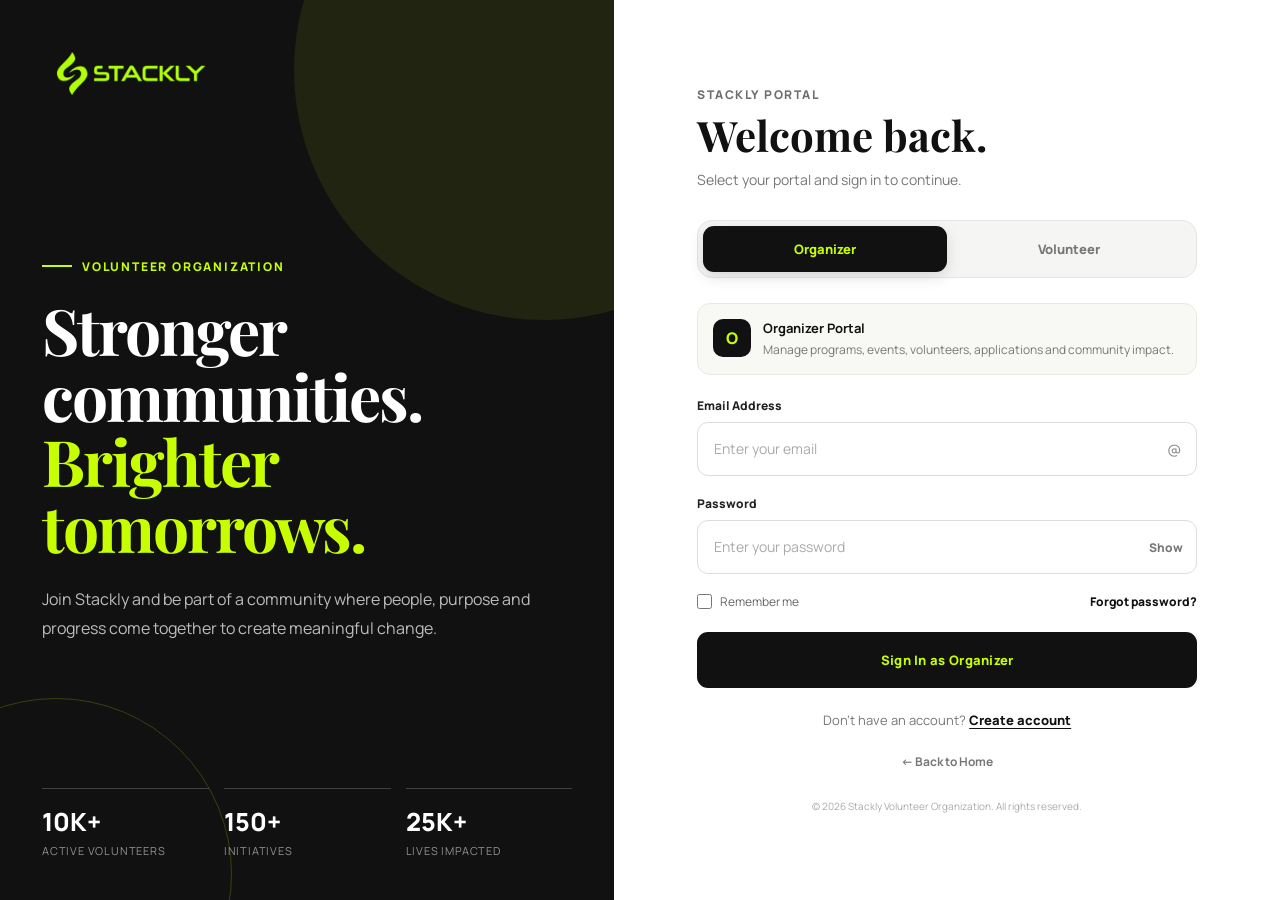
<file: login.html>
<!DOCTYPE html>
<html lang="en">
<head>
    <meta charset="UTF-8">
    <meta name="viewport" content="width=device-width, initial-scale=1.0">

    <title>Stackly | Login</title>

    <!-- Favicon -->
    <link rel="icon" type="image/webp" href="assets/img/impact/logo STAC.webp">

    <!-- Google Fonts -->
    <link rel="preconnect" href="https://fonts.googleapis.com">
    <link rel="preconnect" href="https://fonts.gstatic.com" crossorigin>

    <link href="https://fonts.googleapis.com/css2?family=Manrope:wght@400;500;600;700;800&family=Playfair+Display:wght@600;700&display=swap" rel="stylesheet">

    <style>
        /* =========================================
           RESET
        ========================================= */

        * {
            margin: 0;
            padding: 0;
            box-sizing: border-box;
        }

        html {
            scroll-behavior: smooth;
        }

        body {
            font-family: "Manrope", sans-serif;
            background: #f7f8f5;
            color: #111111;
            min-height: 100vh;
        }

        button,
        input {
            font-family: inherit;
        }

        button {
            cursor: pointer;
        }

        a {
            color: inherit;
            text-decoration: none;
        }


        /* =========================================
           MAIN LAYOUT
        ========================================= */

        .login-wrapper {
            min-height: 100vh;
            display: grid;
            grid-template-columns: 48% 52%;
        }


        /* =========================================
           LEFT BRAND PANEL
        ========================================= */

        .brand-panel {
            position: relative;
            min-height: 100vh;
            overflow: hidden;
            background: #111111;
            color: #ffffff;
            padding: 42px;
            display: flex;
            flex-direction: column;
            justify-content: space-between;
        }

        .brand-panel::before {
            content: "";
            position: absolute;
            width: 500px;
            height: 500px;
            border-radius: 50%;
            background: #c8ff00;
            opacity: 0.08;
            top: -180px;
            right: -180px;
        }

        .brand-panel::after {
            content: "";
            position: absolute;
            width: 350px;
            height: 350px;
            border-radius: 50%;
            border: 1px solid rgba(200, 255, 0, 0.2);
            bottom: -150px;
            left: -120px;
        }



        /* =========================================
           STACKLY LOGO — TRANSPARENT + LIME GREEN
        ========================================= */

        .stackly-transparent-logo {
            position: relative;
            z-index: 2;
            display: inline-flex;
            align-items: center;
            width: fit-content;
            padding: 10px 14px;
            background: transparent !important;
            border: 0;
            border-radius: 0;
        }

        .stackly-transparent-logo img {
            display: block;
            width: 150px;
            height: auto;
            object-fit: contain;
            background: transparent !important;

            /* Convert every non-transparent logo pixel to #c8ff00 */
            filter: brightness(0) saturate(100%)
                    invert(87%) sepia(98%) saturate(1174%)
                    hue-rotate(22deg) brightness(105%) contrast(104%);
        }

        .mobile-logo img {
            background: transparent !important;
        }

        /* =========================================
           BRAND CONTENT
        ========================================= */

        .brand-content {
            position: relative;
            z-index: 2;
            max-width: 620px;
        }

        .brand-tag {
            display: inline-flex;
            align-items: center;
            gap: 10px;
            margin-bottom: 22px;
            font-size: 12px;
            font-weight: 800;
            letter-spacing: 1.8px;
            text-transform: uppercase;
            color: #c8ff00;
        }

        .brand-tag::before {
            content: "";
            width: 30px;
            height: 2px;
            background: #c8ff00;
        }

        .brand-content h1 {
            font-family: "Playfair Display", serif;
            font-size: clamp(42px, 5vw, 72px);
            line-height: 1.03;
            letter-spacing: -2px;
            margin-bottom: 25px;
        }

        .brand-content h1 span {
            color: #c8ff00;
        }

        .brand-content p {
            max-width: 560px;
            color: #bcbcbc;
            font-size: 16px;
            line-height: 1.8;
        }


        /* =========================================
           IMPACT STATS
        ========================================= */

        .impact-stats {
            position: relative;
            z-index: 2;
            display: grid;
            grid-template-columns: repeat(3, 1fr);
            gap: 15px;
            max-width: 650px;
        }

        .impact-stat {
            border-top: 1px solid rgba(255,255,255,0.2);
            padding-top: 15px;
        }

        .impact-stat strong {
            display: block;
            font-size: 25px;
            font-weight: 800;
            color: #ffffff;
        }

        .impact-stat span {
            display: block;
            margin-top: 4px;
            color: #929292;
            font-size: 11px;
            line-height: 1.4;
            text-transform: uppercase;
            letter-spacing: 0.8px;
        }


        /* =========================================
           RIGHT AUTH PANEL
        ========================================= */

        .auth-panel {
            min-height: 100vh;
            background: #ffffff;
            padding: 40px;
            display: flex;
            align-items: center;
            justify-content: center;
        }

        .auth-container {
            width: 100%;
            max-width: 500px;
        }


        /* =========================================
           MOBILE LOGO
        ========================================= */

        .mobile-logo {
            display: none;
            margin-bottom: 35px;
        }

        .mobile-logo img {
            width: 145px;
            height: auto;
            background: transparent !important;

            /* Keep mobile logo color exactly the same as desktop */
            filter: brightness(0) saturate(100%)
                    invert(87%) sepia(98%) saturate(1174%)
                    hue-rotate(22deg) brightness(105%) contrast(104%);
        }


        /* =========================================
           AUTH HEADER
        ========================================= */

        .auth-header {
            margin-bottom: 28px;
        }

        .auth-header .eyebrow {
            color: #6f6f6f;
            font-size: 12px;
            font-weight: 800;
            letter-spacing: 1.5px;
            text-transform: uppercase;
            margin-bottom: 9px;
        }

        .auth-header h2 {
            font-family: "Playfair Display", serif;
            font-size: 42px;
            line-height: 1.1;
            margin-bottom: 10px;
        }

        .auth-header p {
            color: #777777;
            font-size: 14px;
            line-height: 1.7;
        }


        /* =========================================
           PORTAL SWITCHER
        ========================================= */

        .portal-switcher {
            display: grid;
            grid-template-columns: 1fr 1fr;
            padding: 5px;
            margin-bottom: 25px;
            border: 1px solid #e5e5e5;
            border-radius: 15px;
            background: #f5f5f3;
        }

        .portal-btn {
            border: 0;
            background: transparent;
            border-radius: 11px;
            padding: 14px 12px;
            color: #777777;
            font-size: 13px;
            font-weight: 800;
            transition: 0.25s ease;
        }

        .portal-btn.active {
            background: #111111;
            color: #c8ff00;
            box-shadow: 0 5px 15px rgba(0,0,0,0.12);
        }

        .portal-btn:hover:not(.active) {
            color: #111111;
        }


        /* =========================================
           PORTAL INFO
        ========================================= */

        .portal-info {
            display: flex;
            align-items: flex-start;
            gap: 12px;
            padding: 15px;
            margin-bottom: 22px;
            background: #f8f9f5;
            border: 1px solid #e7eadf;
            border-radius: 13px;
        }

        .portal-icon {
            flex: 0 0 38px;
            width: 38px;
            height: 38px;
            display: flex;
            align-items: center;
            justify-content: center;
            background: #111111;
            color: #c8ff00;
            border-radius: 10px;
            font-size: 16px;
            font-weight: 800;
        }

        .portal-info strong {
            display: block;
            margin-bottom: 4px;
            font-size: 13px;
        }

        .portal-info p {
            color: #777777;
            font-size: 12px;
            line-height: 1.5;
        }


        /* =========================================
           FORM
        ========================================= */

        .form-group {
            margin-bottom: 19px;
        }

        .form-label {
            display: block;
            margin-bottom: 8px;
            color: #222222;
            font-size: 12px;
            font-weight: 800;
        }

        .input-wrapper {
            position: relative;
        }

        .input-wrapper input {
            width: 100%;
            height: 54px;
            padding: 0 48px 0 16px;
            border: 1px solid #dddddd;
            border-radius: 11px;
            outline: none;
            background: #ffffff;
            color: #111111;
            font-size: 14px;
            transition: 0.25s ease;
        }

        .input-wrapper input::placeholder {
            color: #aaaaaa;
        }

        .input-wrapper input:focus {
            border-color: #111111;
            box-shadow: 0 0 0 3px rgba(200,255,0,0.18);
        }

        .input-icon {
            position: absolute;
            right: 16px;
            top: 50%;
            transform: translateY(-50%);
            color: #888888;
            font-size: 16px;
            pointer-events: none;
        }

        .password-toggle {
            position: absolute;
            right: 14px;
            top: 50%;
            transform: translateY(-50%);
            border: 0;
            background: transparent;
            color: #777777;
            font-size: 12px;
            font-weight: 800;
            cursor: pointer;
        }

        .password-toggle:hover {
            color: #111111;
        }


        /* =========================================
           FORM OPTIONS
        ========================================= */

        .form-options {
            display: flex;
            align-items: center;
            justify-content: space-between;
            gap: 15px;
            margin: 3px 0 22px;
        }

        .remember {
            display: flex;
            align-items: center;
            gap: 8px;
            color: #666666;
            font-size: 12px;
        }

        .remember input {
            width: 15px;
            height: 15px;
            accent-color: #111111;
        }

        .forgot {
            border: 0;
            background: transparent;
            color: #111111;
            font-size: 12px;
            font-weight: 800;
            cursor: pointer;
        }

        .forgot:hover {
            color: #789900;
        }


        /* =========================================
           LOGIN BUTTON
        ========================================= */

        .login-btn {
            width: 100%;
            height: 56px;
            border: 0;
            border-radius: 11px;
            background: #111111;
            color: #c8ff00;
            font-size: 13px;
            font-weight: 800;
            letter-spacing: 0.3px;
            transition: 0.25s ease;
        }

        .login-btn:hover {
            background: #c8ff00;
            color: #111111;
            transform: translateY(-2px);
            box-shadow: 0 10px 25px rgba(0,0,0,0.12);
        }

        .login-btn:active {
            transform: translateY(0);
        }


        /* =========================================
           REGISTER
        ========================================= */

        .register-text {
            text-align: center;
            margin-top: 23px;
            color: #777777;
            font-size: 13px;
        }

        .register-text a {
            color: #111111;
            font-weight: 800;
            text-decoration: underline;
            text-underline-offset: 3px;
        }


        /* =========================================
           BACK HOME
        ========================================= */

        .back-home {
            display: flex;
            justify-content: center;
            margin-top: 24px;
        }

        .back-home a {
            display: inline-flex;
            align-items: center;
            gap: 7px;
            color: #777777;
            font-size: 12px;
            font-weight: 700;
            transition: 0.2s ease;
        }

        .back-home a:hover {
            color: #111111;
        }


        /* =========================================
           MESSAGE
        ========================================= */

        .message {
            display: none;
            padding: 12px 14px;
            margin-bottom: 18px;
            border-radius: 10px;
            font-size: 12px;
            font-weight: 700;
        }

        .message.show {
            display: block;
        }

        .message.error {
            background: #fff0f0;
            border: 1px solid #ffd0d0;
            color: #b00020;
        }

        .message.success {
            background: #f1fbd7;
            border: 1px solid #d9ed9a;
            color: #456000;
        }


        /* =========================================
           FOOTER
        ========================================= */

        .auth-footer {
            margin-top: 28px;
            text-align: center;
            color: #aaaaaa;
            font-size: 10px;
            line-height: 1.6;
        }


        /* =========================================
           TABLET
        ========================================= */

        @media (max-width: 1000px) {

            .login-wrapper {
                grid-template-columns: 42% 58%;
            }

            .brand-panel {
                padding: 30px;
            }

            .auth-panel {
                padding: 30px;
            }

            .brand-content h1 {
                font-size: 48px;
            }

            .impact-stats {
                grid-template-columns: 1fr;
                gap: 12px;
            }

            .impact-stat {
                display: flex;
                align-items: baseline;
                gap: 10px;
            }
        }


        /* =========================================
           MOBILE
        ========================================= */

        @media (max-width: 760px) {

            body {
                min-height: 100vh;
                overflow-x: hidden;
            }

            .login-wrapper {
                display: block;
                min-height: 100vh;
            }

            .brand-panel {
                display: none;
            }

            .auth-panel {
                min-height: 100vh;
                padding: 28px 20px;
                align-items: flex-start;
            }

            .auth-container {
                max-width: 100%;
                padding-top: 5px;
            }

            .mobile-logo {
                display: block;
            }

            .auth-header {
                margin-bottom: 23px;
            }

            .auth-header h2 {
                font-size: 35px;
            }

            .portal-switcher {
                margin-bottom: 20px;
            }

            .portal-btn {
                padding: 13px 8px;
                font-size: 12px;
            }

            .portal-info {
                margin-bottom: 20px;
            }

            .form-group {
                margin-bottom: 17px;
            }

            .form-options {
                margin-bottom: 20px;
            }
        }


        /* =========================================
           SMALL MOBILE
        ========================================= */

        @media (max-width: 420px) {

            .auth-panel {
                padding: 23px 16px;
            }

            .mobile-logo img {
                width: 130px;
            }

            .auth-header h2 {
                font-size: 31px;
            }

            .auth-header p {
                font-size: 13px;
            }

            .portal-btn {
                padding: 12px 5px;
            }

            .portal-info {
                padding: 13px;
            }

            .portal-icon {
                width: 34px;
                height: 34px;
                flex-basis: 34px;
            }

            .input-wrapper input {
                height: 52px;
            }

            .login-btn {
                height: 54px;
            }
        }
    </style>
</head>

<body>

    <main class="login-wrapper">

        <!-- =====================================
             LEFT BRANDING
        ====================================== -->

        <section class="brand-panel">

            <a href="index.html" class="stackly-transparent-logo">
                <img
                    src="assets/img/impact/logo STAC.webp"
                    alt="Stackly Logo"
                >
            </a>

            <div class="brand-content">

                <div class="brand-tag">
                    Volunteer Organization
                </div>

                <h1>
                    Stronger communities.
                    <span>Brighter tomorrows.</span>
                </h1>

                <p>
                    Join Stackly and be part of a community where people,
                    purpose and progress come together to create meaningful
                    change.
                </p>

            </div>

            <div class="impact-stats">

                <div class="impact-stat">
                    <strong>10K+</strong>
                    <span>Active Volunteers</span>
                </div>

                <div class="impact-stat">
                    <strong>150+</strong>
                    <span>Initiatives</span>
                </div>

                <div class="impact-stat">
                    <strong>25K+</strong>
                    <span>Lives Impacted</span>
                </div>

            </div>

        </section>


        <!-- =====================================
             AUTH PANEL
        ====================================== -->

        <section class="auth-panel">

            <div class="auth-container">

                <!-- Mobile Logo -->

                <div class="mobile-logo">
                    <a href="index.html">
                        <img
                            src="assets/img/impact/logo STAC.webp"
                            alt="Stackly Logo"
                        >
                    </a>
                </div>


                <!-- Header -->

                <div class="auth-header">

                    <div class="eyebrow">
                        Stackly Portal
                    </div>

                    <h2>
                        Welcome back.
                    </h2>

                    <p>
                        Select your portal and sign in to continue.
                    </p>

                </div>


                <!-- Portal Switch -->

                <div class="portal-switcher">

                    <button
                        type="button"
                        class="portal-btn active"
                        data-portal="organizer"
                    >
                        Organizer
                    </button>

                    <button
                        type="button"
                        class="portal-btn"
                        data-portal="volunteer"
                    >
                        Volunteer
                    </button>

                </div>


                <!-- Portal Information -->

                <div class="portal-info">

                    <div class="portal-icon" id="portalIcon">
                        O
                    </div>

                    <div>

                        <strong id="portalTitle">
                            Organizer Portal
                        </strong>

                        <p id="portalDescription">
                            Manage programs, events, volunteers,
                            applications and community impact.
                        </p>

                    </div>

                </div>


                <!-- Message -->

                <div
                    class="message"
                    id="message"
                    role="alert"
                ></div>


                <!-- Login Form -->

                <form id="loginForm">

                    <!-- Email -->

                    <div class="form-group">

                        <label
                            class="form-label"
                            for="email"
                        >
                            Email Address
                        </label>

                        <div class="input-wrapper">

                            <input
                                type="email"
                                id="email"
                                name="email"
                                placeholder="Enter your email"
                                autocomplete="email"
                                required
                            >

                            <span class="input-icon">
                                @
                            </span>

                        </div>

                    </div>


                    <!-- Password -->

                    <div class="form-group">

                        <label
                            class="form-label"
                            for="password"
                        >
                            Password
                        </label>

                        <div class="input-wrapper">

                            <input
                                type="password"
                                id="password"
                                name="password"
                                placeholder="Enter your password"
                                autocomplete="current-password"
                                required
                            >

                            <button
                                type="button"
                                class="password-toggle"
                                id="passwordToggle"
                            >
                                Show
                            </button>

                        </div>

                    </div>


                    <!-- Options -->

                    <div class="form-options">

                        <label class="remember">

                            <input
                                type="checkbox"
                                id="remember"
                            >

                            <span>
                                Remember me
                            </span>

                        </label>

                        <button
                            type="button"
                            class="forgot"
                            id="forgotPassword"
                        >
                            Forgot password?
                        </button>

                    </div>


                    <!-- Submit -->

                    <button
                        type="submit"
                        class="login-btn"
                        id="loginButton"
                    >
                        Sign In as Organizer
                    </button>

                </form>


                <!-- Register -->

                <div class="register-text">

                    Don't have an account?

                    <a href="register.html">
                        Create account
                    </a>

                </div>


                <!-- Back Home -->

                <div class="back-home">

                    <a href="index.html">
                        ← Back to Home
                    </a>

                </div>


                <!-- Footer -->

                <div class="auth-footer">

                    © 2026 Stackly Volunteer Organization.
                    All rights reserved.

                </div>

            </div>

        </section>

    </main>


    <!-- =========================================
         JAVASCRIPT
    ========================================= -->

    <script>

        /* =========================================
           ELEMENTS
        ========================================= */

        const portalButtons =
            document.querySelectorAll(".portal-btn");

        const portalIcon =
            document.getElementById("portalIcon");

        const portalTitle =
            document.getElementById("portalTitle");

        const portalDescription =
            document.getElementById("portalDescription");

        const loginButton =
            document.getElementById("loginButton");

        const loginForm =
            document.getElementById("loginForm");

        const passwordInput =
            document.getElementById("password");

        const passwordToggle =
            document.getElementById("passwordToggle");

        const emailInput =
            document.getElementById("email");

        const rememberInput =
            document.getElementById("remember");

        const message =
            document.getElementById("message");

        const forgotPassword =
            document.getElementById("forgotPassword");


        /* =========================================
           CURRENT PORTAL
        ========================================= */

        let selectedPortal = "organizer";


        /* =========================================
           PORTAL DATA
        ========================================= */

        const portalData = {

            organizer: {

                icon: "O",

                title: "Organizer Portal",

                description:
                    "Manage programs, events, volunteers, applications and community impact.",

                button:
                    "Sign In as Organizer"

            },

            volunteer: {

                icon: "V",

                title: "Volunteer Portal",

                description:
                    "Discover opportunities, manage applications and track your volunteering impact.",

                button:
                    "Sign In as Volunteer"

            }

        };


        /* =========================================
           PORTAL SWITCH
        ========================================= */

        portalButtons.forEach(button => {

            button.addEventListener("click", () => {

                selectedPortal =
                    button.dataset.portal;

                portalButtons.forEach(item => {
                    item.classList.remove("active");
                });

                button.classList.add("active");

                const data =
                    portalData[selectedPortal];

                portalIcon.textContent =
                    data.icon;

                portalTitle.textContent =
                    data.title;

                portalDescription.textContent =
                    data.description;

                loginButton.textContent =
                    data.button;

                hideMessage();

            });

        });


        /* =========================================
           PASSWORD SHOW / HIDE
        ========================================= */

        passwordToggle.addEventListener(
            "click",
            () => {

                if (
                    passwordInput.type === "password"
                ) {

                    passwordInput.type = "text";

                    passwordToggle.textContent =
                        "Hide";

                } else {

                    passwordInput.type =
                        "password";

                    passwordToggle.textContent =
                        "Show";

                }

            }
        );


        /* =========================================
           MESSAGE FUNCTION
        ========================================= */

        function showMessage(
            text,
            type = "error"
        ) {

            message.textContent = text;

            message.className =
                "message show " + type;

        }


        function hideMessage() {

            message.textContent = "";

            message.className =
                "message";

        }


        /* =========================================
           FORGOT PASSWORD
        ========================================= */

        forgotPassword.addEventListener(
            "click",
            () => {

                const email =
                    emailInput.value.trim();

                if (!email) {

                    showMessage(
                        "Enter your email address first."
                    );

                    emailInput.focus();

                    return;

                }

                showMessage(
                    "Password reset instructions would be sent to " +
                    email +
                    ".",
                    "success"
                );

            }
        );


        /* =========================================
           LOGIN
        ========================================= */

        loginForm.addEventListener(
            "submit",
            event => {

                event.preventDefault();

                hideMessage();

                const email =
                    emailInput.value.trim();

                const password =
                    passwordInput.value.trim();


                /* Validate email */

                if (!email) {

                    showMessage(
                        "Please enter your email address."
                    );

                    emailInput.focus();

                    return;

                }


                /* Validate password */

                if (!password) {

                    showMessage(
                        "Please enter your password."
                    );

                    passwordInput.focus();

                    return;

                }


                /* Basic email validation */

                const emailPattern =
                    /^[^\s@]+@[^\s@]+\.[^\s@]+$/;

                if (!emailPattern.test(email)) {

                    showMessage(
                        "Please enter a valid email address."
                    );

                    emailInput.focus();

                    return;

                }


                /* =================================
                   SAVE LOGIN DATA
                ================================= */

                localStorage.setItem(
                    "stacklyEmail",
                    email
                );

                localStorage.setItem(
                    "stacklyPortal",
                    selectedPortal
                );


                /* Remember email */

                if (rememberInput.checked) {

                    localStorage.setItem(
                        "stacklyRememberEmail",
                        email
                    );

                } else {

                    localStorage.removeItem(
                        "stacklyRememberEmail"
                    );

                }


                /* =================================
                   BUTTON STATE
                ================================= */

                loginButton.disabled = true;

                loginButton.textContent =
                    "Signing In...";


                /* =================================
                   ROUTING
                ================================= */

                setTimeout(() => {

                    if (
                        selectedPortal ===
                        "organizer"
                    ) {

                        window.location.href =
                            "admin-dashboard.html";

                    } else {

                        window.location.href =
                            "client-dashboard.html";

                    }

                }, 700);

            }
        );


        /* =========================================
           LOAD REMEMBERED EMAIL
        ========================================= */

        const rememberedEmail =
            localStorage.getItem(
                "stacklyRememberEmail"
            );

        if (rememberedEmail) {

            emailInput.value =
                rememberedEmail;

            rememberInput.checked =
                true;

        }


        /* =========================================
           ENTER KEY SUPPORT
        ========================================= */

        document.addEventListener(
            "keydown",
            event => {

                if (
                    event.key === "Enter" &&
                    document.activeElement !==
                    forgotPassword
                ) {

                    // Form handles submission
                    // automatically.

                }

            }
        );

    </script>

</body>
</html>
</file>
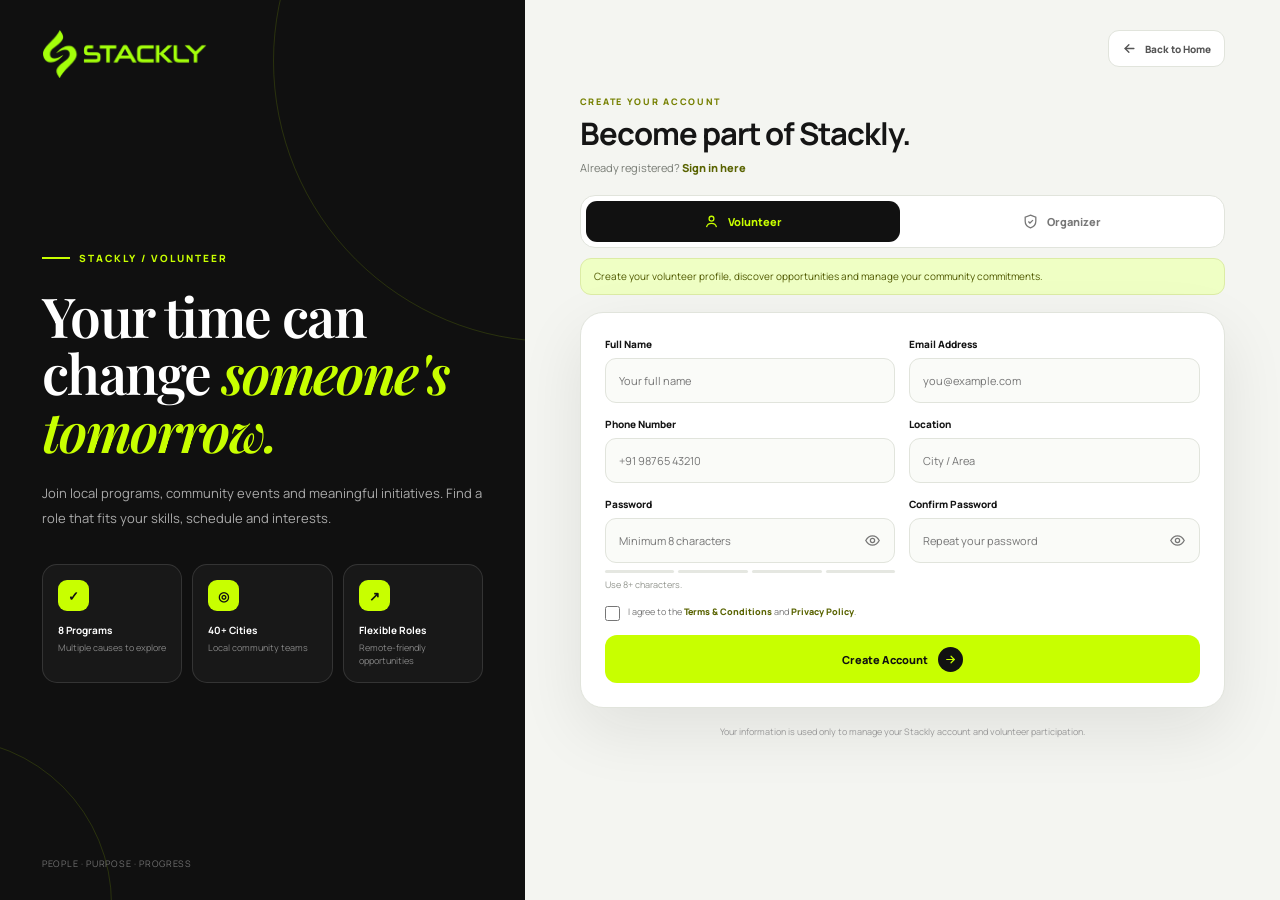
<file: register.html>
<!DOCTYPE html>
<html lang="en">
<head>
<meta charset="UTF-8">
<meta name="viewport" content="width=device-width, initial-scale=1.0">
<title>Become a Volunteer | Stackly</title>
<meta name="description" content="Register with Stackly to join volunteer programs, events, and community initiatives across India.">
<link rel="icon" href="assets/svg/stackly-symbol-lime.svg" type="image/svg+xml">
<link rel="preconnect" href="https://fonts.googleapis.com">
<link rel="preconnect" href="https://fonts.gstatic.com" crossorigin>
<link href="https://fonts.googleapis.com/css2?family=Manrope:wght@400;500;600;700;800&family=Playfair+Display:ital,wght@1,600&display=swap" rel="stylesheet">

<style>
:root{
  --black:#101010;
  --lime:#c8ff00;
  --lime-soft:#efffc4;
  --bg:#f4f5f1;
  --white:#fff;
  --text:#151515;
  --muted:#777b74;
  --border:#e1e4dc;
  --danger:#d83d3d;
  --shadow:0 22px 65px rgba(17,17,17,.09);
}
*{box-sizing:border-box;margin:0;padding:0}
body{min-height:100vh;font-family:Manrope,sans-serif;background:var(--bg);color:var(--text)}
a{text-decoration:none;color:inherit}
button,input{font:inherit}
button{cursor:pointer}

.page{min-height:100vh;display:grid;grid-template-columns:.82fr 1.18fr}

/* BRAND SIDE */
.brand-side{
  min-height:100vh;background:var(--black);color:#fff;padding:30px 42px;
  position:relative;overflow:hidden;display:flex;flex-direction:column;
}
.brand-side:before,.brand-side:after{
  content:"";position:absolute;border:1px solid rgba(200,255,0,.14);border-radius:50%;pointer-events:none
}
.brand-side:before{width:560px;height:560px;right:-310px;top:-220px}
.brand-side:after{width:330px;height:330px;left:-220px;bottom:-170px}
.logo img{
  width:165px;height:auto;display:block;position:relative;z-index:2;
  filter:brightness(0) saturate(100%) invert(84%) sepia(100%) saturate(1800%) hue-rotate(25deg) brightness(105%) contrast(105%);
}
.brand-copy{position:relative;z-index:2;margin:auto 0;padding:55px 0}
.kicker{
  color:var(--lime);font-size:10px;font-weight:900;letter-spacing:2px;
  display:flex;align-items:center;gap:9px;margin-bottom:22px
}
.kicker:before{content:"";width:28px;height:2px;background:var(--lime)}
.brand-copy h1{
  font-family:"Playfair Display",serif;font-size:clamp(42px,4.3vw,67px);
  line-height:1.04;letter-spacing:-1.6px;font-weight:600;margin-bottom:22px
}
.brand-copy h1 em{color:var(--lime);font-style:italic}
.brand-copy>p{max-width:500px;color:#aaa;font-size:13px;line-height:1.9}
.benefits{display:grid;grid-template-columns:repeat(3,1fr);gap:10px;margin-top:34px;max-width:570px}
.benefit{
  border:1px solid rgba(255,255,255,.12);background:rgba(255,255,255,.035);
  border-radius:15px;padding:15px;min-height:100px
}
.bicon{
  width:31px;height:31px;border-radius:9px;background:var(--lime);color:#111;
  display:grid;place-items:center;font-weight:900;font-size:13px;margin-bottom:12px
}
.benefit strong{display:block;font-size:10px}
.benefit span{display:block;color:#858585;font-size:9px;margin-top:5px;line-height:1.4}
.side-footer{color:#707070;font-size:9px;letter-spacing:.7px;position:relative;z-index:2}

/* FORM SIDE */
.form-side{min-height:100vh;padding:30px 55px;overflow-y:auto}
.topbar{display:flex;justify-content:flex-end;margin-bottom:28px}
.back{
  display:inline-flex;align-items:center;gap:8px;padding:10px 13px;
  border:1px solid var(--border);border-radius:11px;background:#fff;
  font-size:10px;font-weight:800;color:#555;transition:.2s
}
.back:hover{border-color:#111;color:#111;transform:translateY(-1px)}
.back svg{width:15px;height:15px;transform:rotate(180deg)}
.shell{max-width:650px;margin:auto}
.mobile-logo{display:none}
.heading{margin-bottom:20px}
.heading small{display:block;color:#768000;font-size:9px;font-weight:900;letter-spacing:1.7px;margin-bottom:8px}
.heading h2{font-size:31px;line-height:1.15;letter-spacing:-1px;margin-bottom:8px}
.heading p{font-size:11px;color:var(--muted)}
.heading a{color:#596300;font-weight:800}

/* ROLE */
.roles{
  display:grid;grid-template-columns:1fr 1fr;gap:5px;padding:5px;
  background:#fff;border:1px solid var(--border);border-radius:15px;margin-bottom:10px
}
.role{
  border:0;background:transparent;color:#777;border-radius:11px;padding:12px;
  display:flex;align-items:center;justify-content:center;gap:8px;font-size:11px;font-weight:800
}
.role svg{width:17px;height:17px}
.role.active{background:#111;color:var(--lime)}
.role-info{
  background:var(--lime-soft);border:1px solid #dceca5;border-radius:11px;
  padding:10px 13px;color:#505900;font-size:10px;line-height:1.55;margin-bottom:17px
}

/* CARD */
.card{background:#fff;border:1px solid var(--border);border-radius:23px;padding:24px;box-shadow:var(--shadow)}
.alert{
  display:none;background:#fff0f0;border:1px solid #f1caca;color:#a32d2d;
  border-radius:10px;padding:10px 12px;font-size:10px;font-weight:700;margin-bottom:14px
}
.alert.show{display:block}
.grid{display:grid;grid-template-columns:1fr 1fr;gap:14px}
.field.full{grid-column:1/-1}
label.field-label{display:block;font-size:10px;font-weight:900;margin-bottom:7px}
.input-wrap{position:relative}
input{
  width:100%;height:45px;padding:0 13px;border:1px solid var(--border);
  border-radius:11px;background:#fafbf8;outline:none;font-size:11px;transition:.2s
}
input:focus{background:#fff;border-color:#111;box-shadow:0 0 0 3px rgba(200,255,0,.22)}
.field.invalid input{border-color:var(--danger)}
.error{display:none;color:var(--danger);font-size:9px;margin-top:5px}
.field.invalid .error{display:block}
.password{padding-right:45px}
.eye{
  position:absolute;right:5px;top:5px;width:35px;height:35px;border:0;
  border-radius:8px;background:transparent;color:#777;display:grid;place-items:center
}
.eye:hover{background:#f0f1ed;color:#111}
.eye svg{width:17px;height:17px}
.meter{display:flex;gap:4px;margin-top:7px}
.meter i{height:3px;flex:1;background:#e5e7e1;border-radius:10px}
.meter[data-level="1"] i:nth-child(1),
.meter[data-level="2"] i:nth-child(-n+2),
.meter[data-level="3"] i:nth-child(-n+3),
.meter[data-level="4"] i:nth-child(-n+4){background:var(--lime)}
.hint{font-size:9px;color:#92958e;margin-top:5px;display:block}
.terms{
  grid-column:1/-1;display:flex;gap:8px;align-items:flex-start;
  font-size:9px;color:#777;line-height:1.6
}
.terms input{width:15px;height:15px;accent-color:#111;margin-top:1px;flex:0 0 auto}
.terms a{color:#596300;font-weight:800}
.submit{
  grid-column:1/-1;height:48px;border:0;border-radius:12px;background:var(--lime);
  color:#111;font-size:11px;font-weight:900;display:flex;align-items:center;
  justify-content:center;gap:10px;transition:.2s
}
.submit:hover{background:#b9ed00;transform:translateY(-1px)}
.circle{width:25px;height:25px;border-radius:50%;background:#111;color:var(--lime);display:grid;place-items:center}
.circle svg{width:13px;height:13px}
.note{text-align:center;color:#999;font-size:9px;margin-top:17px;line-height:1.6}
.success{display:none;text-align:center;padding:35px 10px}
.success.show{display:block}
.success-icon{width:62px;height:62px;border-radius:50%;background:var(--lime);display:grid;place-items:center;margin:0 auto 16px;font-size:25px;font-weight:900}
.success h3{font-size:21px;margin-bottom:7px}
.success p{font-size:11px;color:var(--muted);line-height:1.7}

/* RESPONSIVE */
@media(max-width:1050px){
  .page{grid-template-columns:1fr}
  .brand-side{min-height:370px;padding:25px 30px}
  .brand-copy{padding:35px 0}
  .brand-copy h1{font-size:48px}
  .side-footer{display:none}
  .form-side{min-height:auto;padding:30px}
  .shell{max-width:720px}
}
@media(max-width:650px){
  .brand-side{min-height:300px;padding:22px 20px}
  .logo img{width:135px}
  .brand-copy{padding:28px 0 4px}
  .brand-copy h1{font-size:36px;letter-spacing:-1px;margin-bottom:12px}
  .brand-copy>p{font-size:11px;line-height:1.65}
  .benefits{display:none}
  .form-side{padding:18px 15px 35px;background:#fff}
  .topbar{margin-bottom:20px}
  .mobile-logo{display:block;margin-bottom:22px}
  .mobile-logo img{
    width:130px;display:block;
    filter:brightness(0) saturate(100%) invert(84%) sepia(100%) saturate(1800%) hue-rotate(25deg) brightness(105%) contrast(105%);
  }
  .heading h2{font-size:27px}
  .card{padding:17px;border-radius:19px;box-shadow:0 12px 35px rgba(17,17,17,.07)}
  .grid{grid-template-columns:1fr;gap:13px}
  .field.full,.terms,.submit{grid-column:auto}
}
</style>
</head>

<body>
<div class="page">

  <section class="brand-side">
    <a class="logo" href="index.html" aria-label="Stackly Home">
      <img src="assets/img/impact/logo STAC.webp" alt="Stackly">
    </a>

    <div class="brand-copy">
      <div class="kicker">STACKLY / VOLUNTEER</div>
      <h1>Your time can change <em>someone's tomorrow.</em></h1>
      <p>Join local programs, community events and meaningful initiatives. Find a role that fits your skills, schedule and interests.</p>

      <div class="benefits">
        <div class="benefit">
          <div class="bicon">✓</div>
          <strong>8 Programs</strong>
          <span>Multiple causes to explore</span>
        </div>
        <div class="benefit">
          <div class="bicon">◎</div>
          <strong>40+ Cities</strong>
          <span>Local community teams</span>
        </div>
        <div class="benefit">
          <div class="bicon">↗</div>
          <strong>Flexible Roles</strong>
          <span>Remote-friendly opportunities</span>
        </div>
      </div>
    </div>

    <div class="side-footer">PEOPLE · PURPOSE · PROGRESS</div>
  </section>

  <main class="form-side">
    <div class="topbar">
      <a class="back" href="index.html">
        <svg viewBox="0 0 24 24" fill="none" stroke="currentColor" stroke-width="2.2" stroke-linecap="round" stroke-linejoin="round">
          <path d="M5 12h14"/><path d="M13 6l6 6-6 6"/>
        </svg>
        Back to Home
      </a>
    </div>

    <div class="shell">
      <a class="mobile-logo" href="index.html" aria-label="Stackly Home">
        <img src="assets/img/impact/logo STAC.webp" alt="Stackly">
      </a>

      <div class="heading">
        <small>CREATE YOUR ACCOUNT</small>
        <h2>Become part of Stackly.</h2>
        <p>Already registered? <a href="login.html">Sign in here</a></p>
      </div>

      <div class="roles" role="group" aria-label="Choose your role">
        <button class="role active" type="button" data-role="user">
          <svg viewBox="0 0 24 24" fill="none" stroke="currentColor" stroke-width="1.8">
            <circle cx="12" cy="8" r="3.4"/><path d="M5 20c.8-3.6 3.4-5.4 7-5.4s6.2 1.8 7 5.4"/>
          </svg>
          Volunteer
        </button>
        <button class="role" type="button" data-role="admin">
          <svg viewBox="0 0 24 24" fill="none" stroke="currentColor" stroke-width="1.8">
            <path d="M12 3l7.5 3v5.5c0 4.8-3.2 8-7.5 9.5-4.3-1.5-7.5-4.7-7.5-9.5V6L12 3z"/>
            <path d="M9 12l2.2 2.2L15.5 10"/>
          </svg>
          Organizer
        </button>
      </div>

      <div class="role-info" id="roleInfo">Create your volunteer profile, discover opportunities and manage your community commitments.</div>

      <div class="card">
        <div class="alert" id="alert"></div>

        <form id="registerForm" novalidate>
          <input type="hidden" id="role" value="user">

          <div class="grid">
            <div class="field">
              <label class="field-label" for="name">Full Name</label>
              <input id="name" type="text" placeholder="Your full name" autocomplete="name">
              <span class="error">Please enter your full name.</span>
            </div>

            <div class="field">
              <label class="field-label" for="email">Email Address</label>
              <input id="email" type="email" placeholder="you@example.com" autocomplete="email">
              <span class="error">Enter a valid email address.</span>
            </div>

            <div class="field">
              <label class="field-label" for="phone">Phone Number</label>
              <input id="phone" type="tel" placeholder="+91 98765 43210" autocomplete="tel">
              <span class="error">Enter a valid phone number.</span>
            </div>

            <div class="field">
              <label class="field-label" for="location">Location</label>
              <input id="location" type="text" placeholder="City / Area" autocomplete="address-level2">
              <span class="error">Please add your city or location.</span>
            </div>

            <div class="field">
              <label class="field-label" for="password">Password</label>
              <div class="input-wrap">
                <input class="password" id="password" type="password" placeholder="Minimum 8 characters" autocomplete="new-password">
                <button class="eye" type="button" aria-label="Show password">
                  <svg viewBox="0 0 24 24" fill="none" stroke="currentColor" stroke-width="1.8">
                    <path d="M2.5 12S6 5.5 12 5.5 21.5 12 21.5 12 18 18.5 12 18.5 2.5 12 2.5 12z"/><circle cx="12" cy="12" r="3"/>
                  </svg>
                </button>
              </div>
              <div class="meter" id="meter" data-level="0"><i></i><i></i><i></i><i></i></div>
              <span class="hint">Use 8+ characters.</span>
              <span class="error">Password must be at least 8 characters.</span>
            </div>

            <div class="field">
              <label class="field-label" for="password2">Confirm Password</label>
              <div class="input-wrap">
                <input class="password" id="password2" type="password" placeholder="Repeat your password" autocomplete="new-password">
                <button class="eye" type="button" aria-label="Show password">
                  <svg viewBox="0 0 24 24" fill="none" stroke="currentColor" stroke-width="1.8">
                    <path d="M2.5 12S6 5.5 12 5.5 21.5 12 21.5 12 18 18.5 12 18.5 2.5 12 2.5 12z"/><circle cx="12" cy="12" r="3"/>
                  </svg>
                </button>
              </div>
              <span class="error">Passwords do not match.</span>
            </div>

            <label class="terms">
              <input id="terms" type="checkbox">
              <span>I agree to the <a href="404.html">Terms &amp; Conditions</a> and <a href="404.html">Privacy Policy</a>.</span>
            </label>

            <button class="submit" type="submit">
              Create Account
              <span class="circle">
                <svg viewBox="0 0 24 24" fill="none" stroke="currentColor" stroke-width="2.2" stroke-linecap="round" stroke-linejoin="round">
                  <path d="M5 12h14"/><path d="M13 6l6 6-6 6"/>
                </svg>
              </span>
            </button>
          </div>
        </form>

        <div class="success" id="success">
          <div class="success-icon">✓</div>
          <h3>You're all set.</h3>
          <p id="successText">Your Stackly account has been created successfully.</p>
        </div>
      </div>

      <div class="note">Your information is used only to manage your Stackly account and volunteer participation.</div>
    </div>
  </main>
</div>

<script>
const roles=document.querySelectorAll(".role");
const role=document.getElementById("role");
const roleInfo=document.getElementById("roleInfo");

roles.forEach(btn=>{
  btn.addEventListener("click",()=>{
    roles.forEach(x=>x.classList.remove("active"));
    btn.classList.add("active");
    role.value=btn.dataset.role;
    roleInfo.textContent=btn.dataset.role==="admin"
      ? "Create an organizer account to manage programs, events, volunteers and community initiatives."
      : "Create your volunteer profile, discover opportunities and manage your community commitments.";
  });
});

document.querySelectorAll(".eye").forEach(btn=>{
  btn.addEventListener("click",()=>{
    const input=btn.parentElement.querySelector("input");
    input.type=input.type==="password"?"text":"password";
    btn.setAttribute("aria-label",input.type==="password"?"Show password":"Hide password");
  });
});

const password=document.getElementById("password");
const meter=document.getElementById("meter");

password.addEventListener("input",()=>{
  const v=password.value;
  let level=0;
  if(v.length>=8) level++;
  if(/[A-Z]/.test(v)) level++;
  if(/[0-9]/.test(v)) level++;
  if(/[^A-Za-z0-9]/.test(v)) level++;
  meter.dataset.level=level;
});

const form=document.getElementById("registerForm");
const alertBox=document.getElementById("alert");

function invalid(id,state){
  document.getElementById(id).closest(".field").classList.toggle("invalid",state);
}
function validEmail(v){return /^[^\s@]+@[^\s@]+\.[^\s@]+$/.test(v)}
function validPhone(v){return v.replace(/\D/g,"").length>=10}

form.addEventListener("submit",e=>{
  e.preventDefault();

  const name=document.getElementById("name").value.trim();
  const email=document.getElementById("email").value.trim();
  const phone=document.getElementById("phone").value.trim();
  const location=document.getElementById("location").value.trim();
  const p1=password.value;
  const p2=document.getElementById("password2").value;
  const terms=document.getElementById("terms").checked;

  invalid("name",!name);
  invalid("email",!validEmail(email));
  invalid("phone",!validPhone(phone));
  invalid("location",!location);
  invalid("password",p1.length<8);
  invalid("password2",!p2||p1!==p2);

  if(!terms){
    alertBox.textContent="Please accept the Terms & Conditions and Privacy Policy.";
    alertBox.classList.add("show");
    return;
  }

  const hasError=!name||!validEmail(email)||!validPhone(phone)||!location||p1.length<8||p1!==p2;
  if(hasError){
    alertBox.textContent="Please check the highlighted fields and try again.";
    alertBox.classList.add("show");
    return;
  }

  alertBox.classList.remove("show");

  localStorage.setItem("stacklyEmail",email);
  localStorage.setItem("stacklyName",name);
  localStorage.setItem("stacklyPortal",role.value);
  localStorage.setItem("stacklyPhone",phone);
  localStorage.setItem("stacklyLocation",location);

  form.style.display="none";
  document.getElementById("success").classList.add("show");
  document.getElementById("successText").textContent=
    `Your ${role.value==="admin"?"organizer":"volunteer"} account has been created for ${email}.`;

  setTimeout(()=>{
    window.location.href=role.value==="admin"
      ?"organizer-dashboard.html"
      :"volunteer-dashboard.html";
  },1200);
});
</script>
</body>
</html>
</file>
